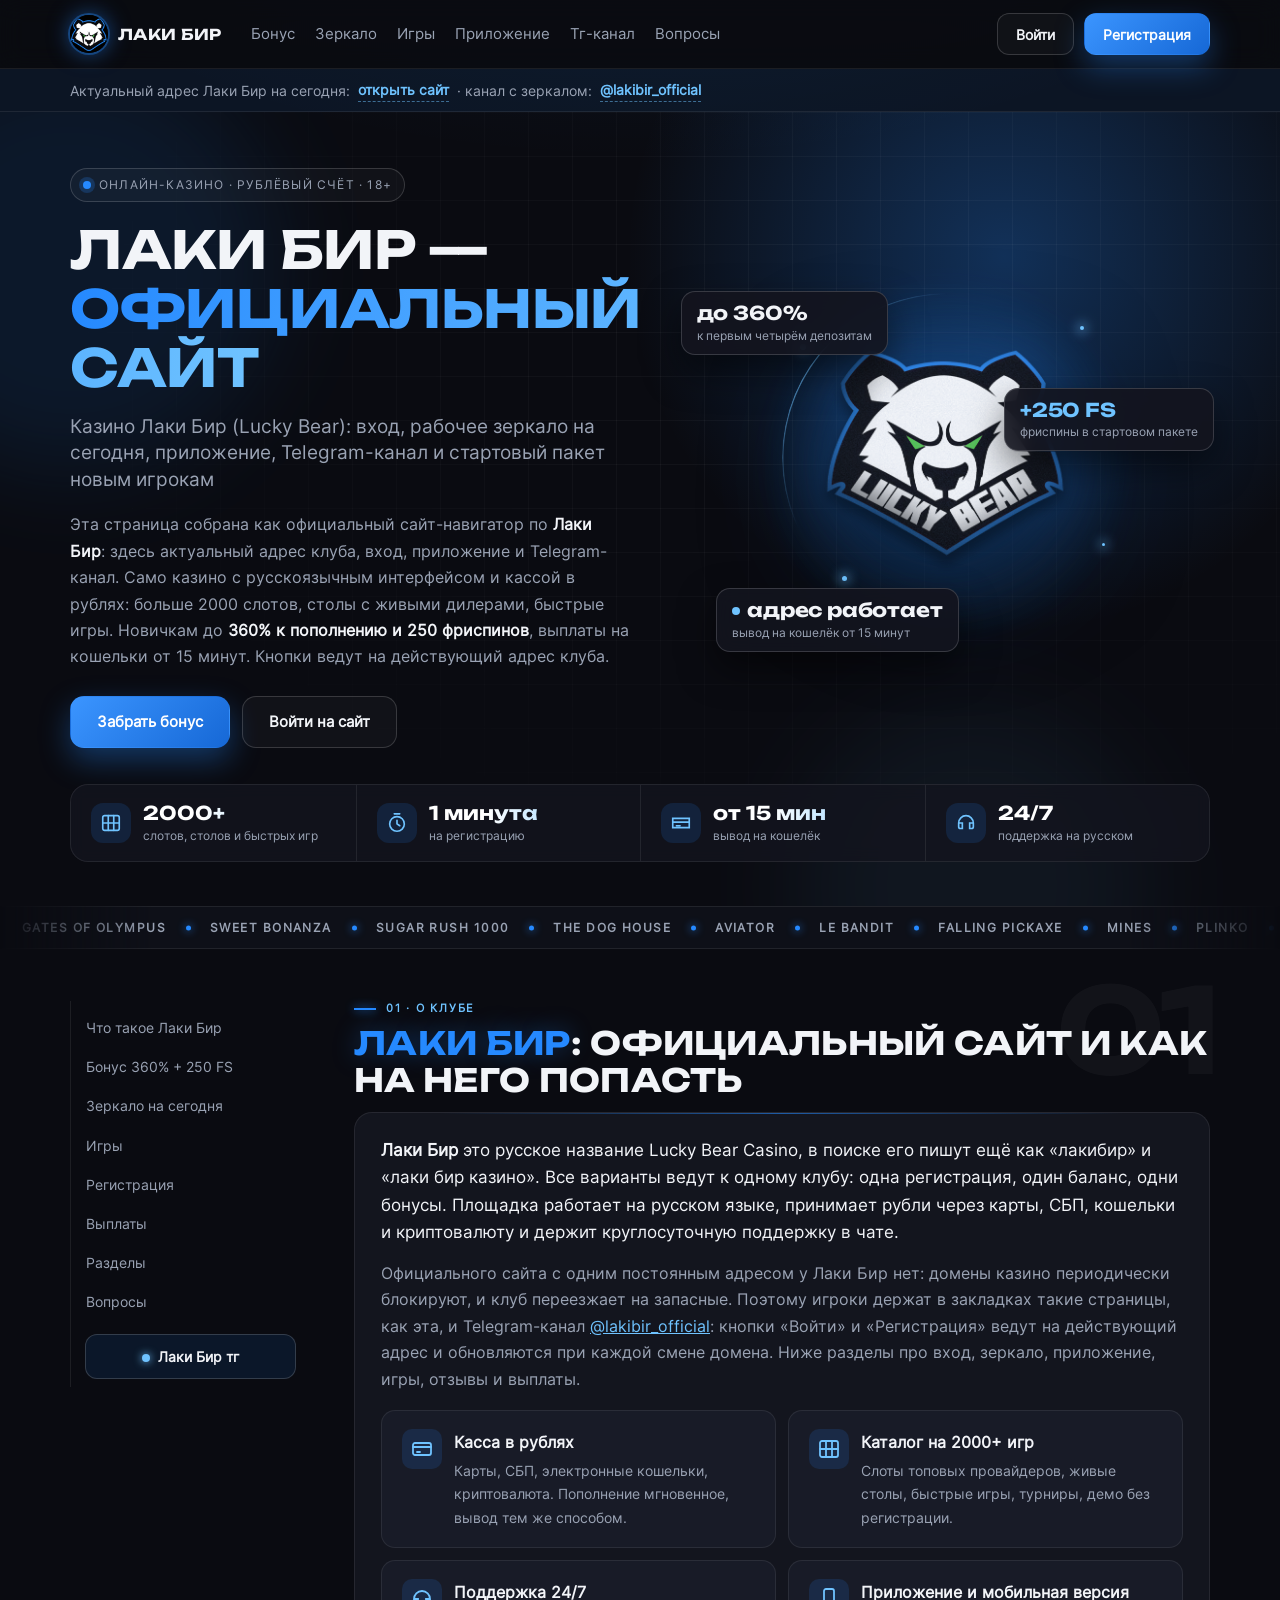
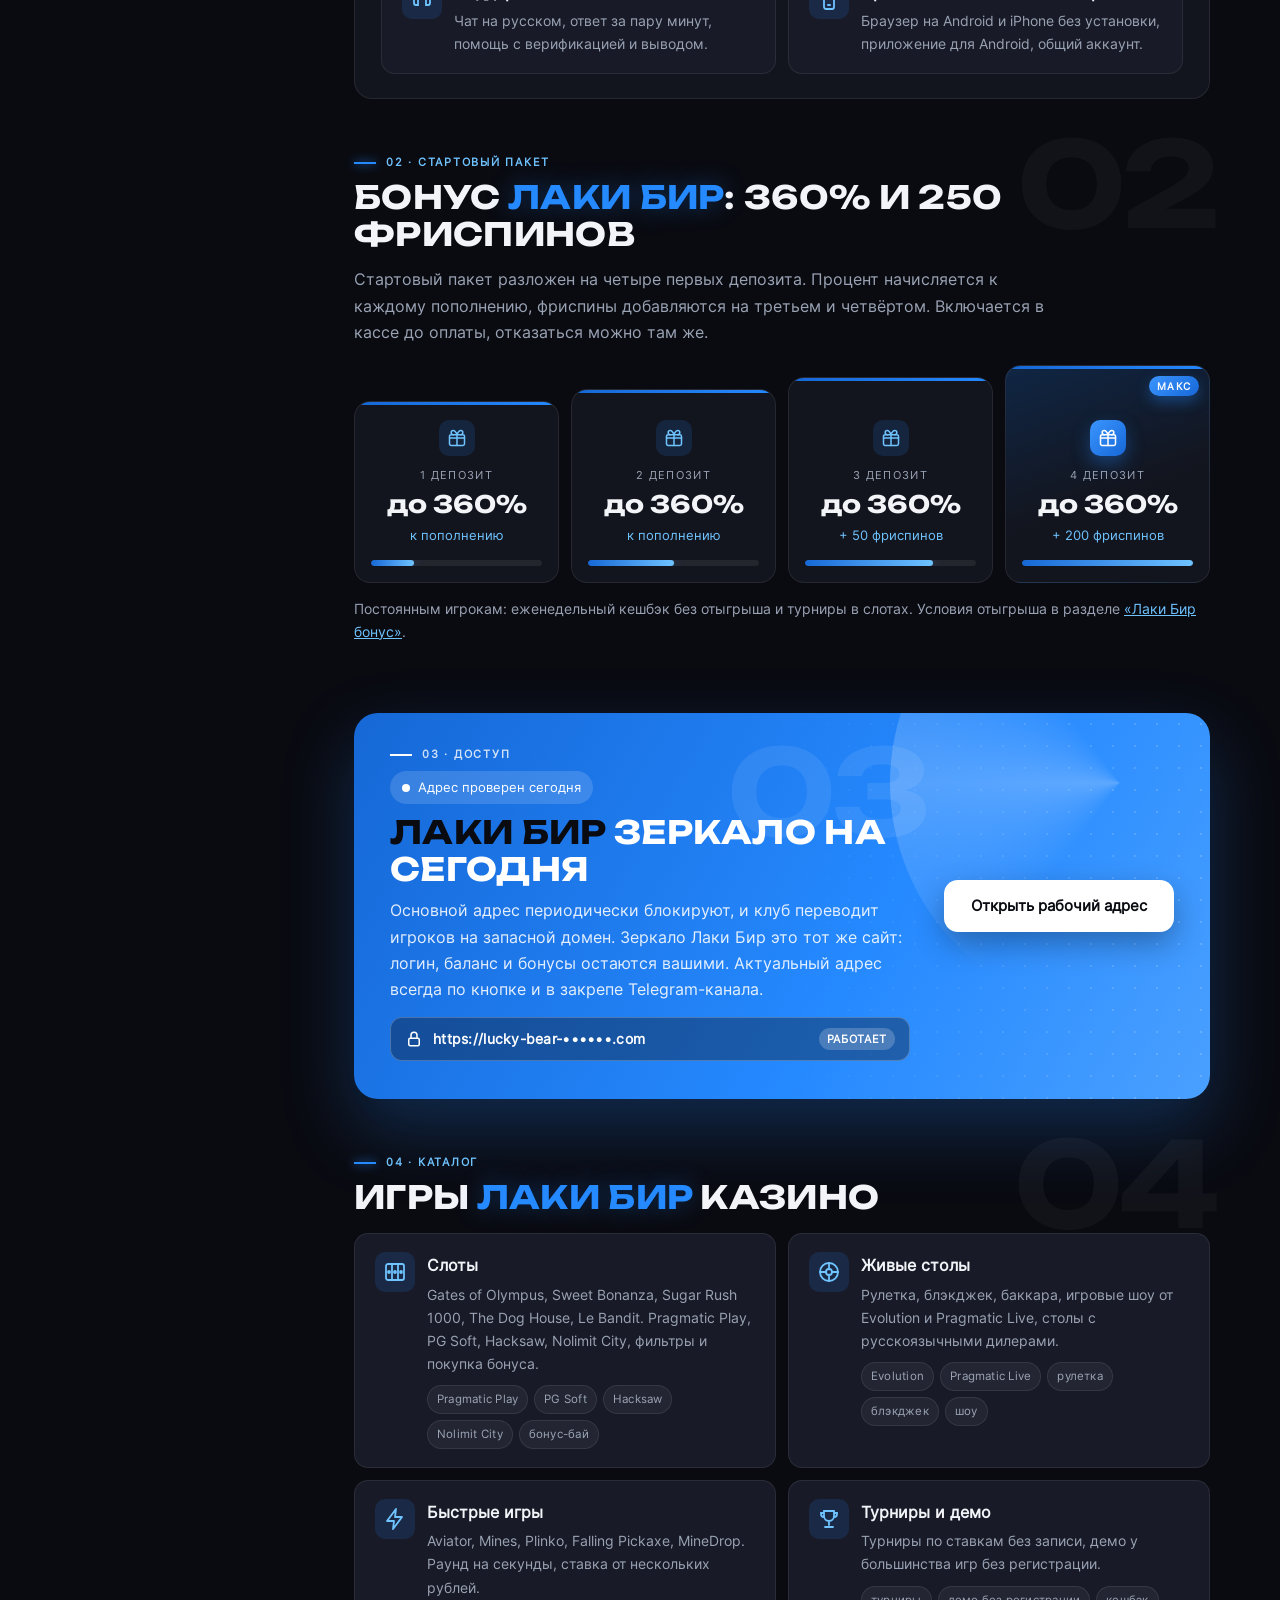
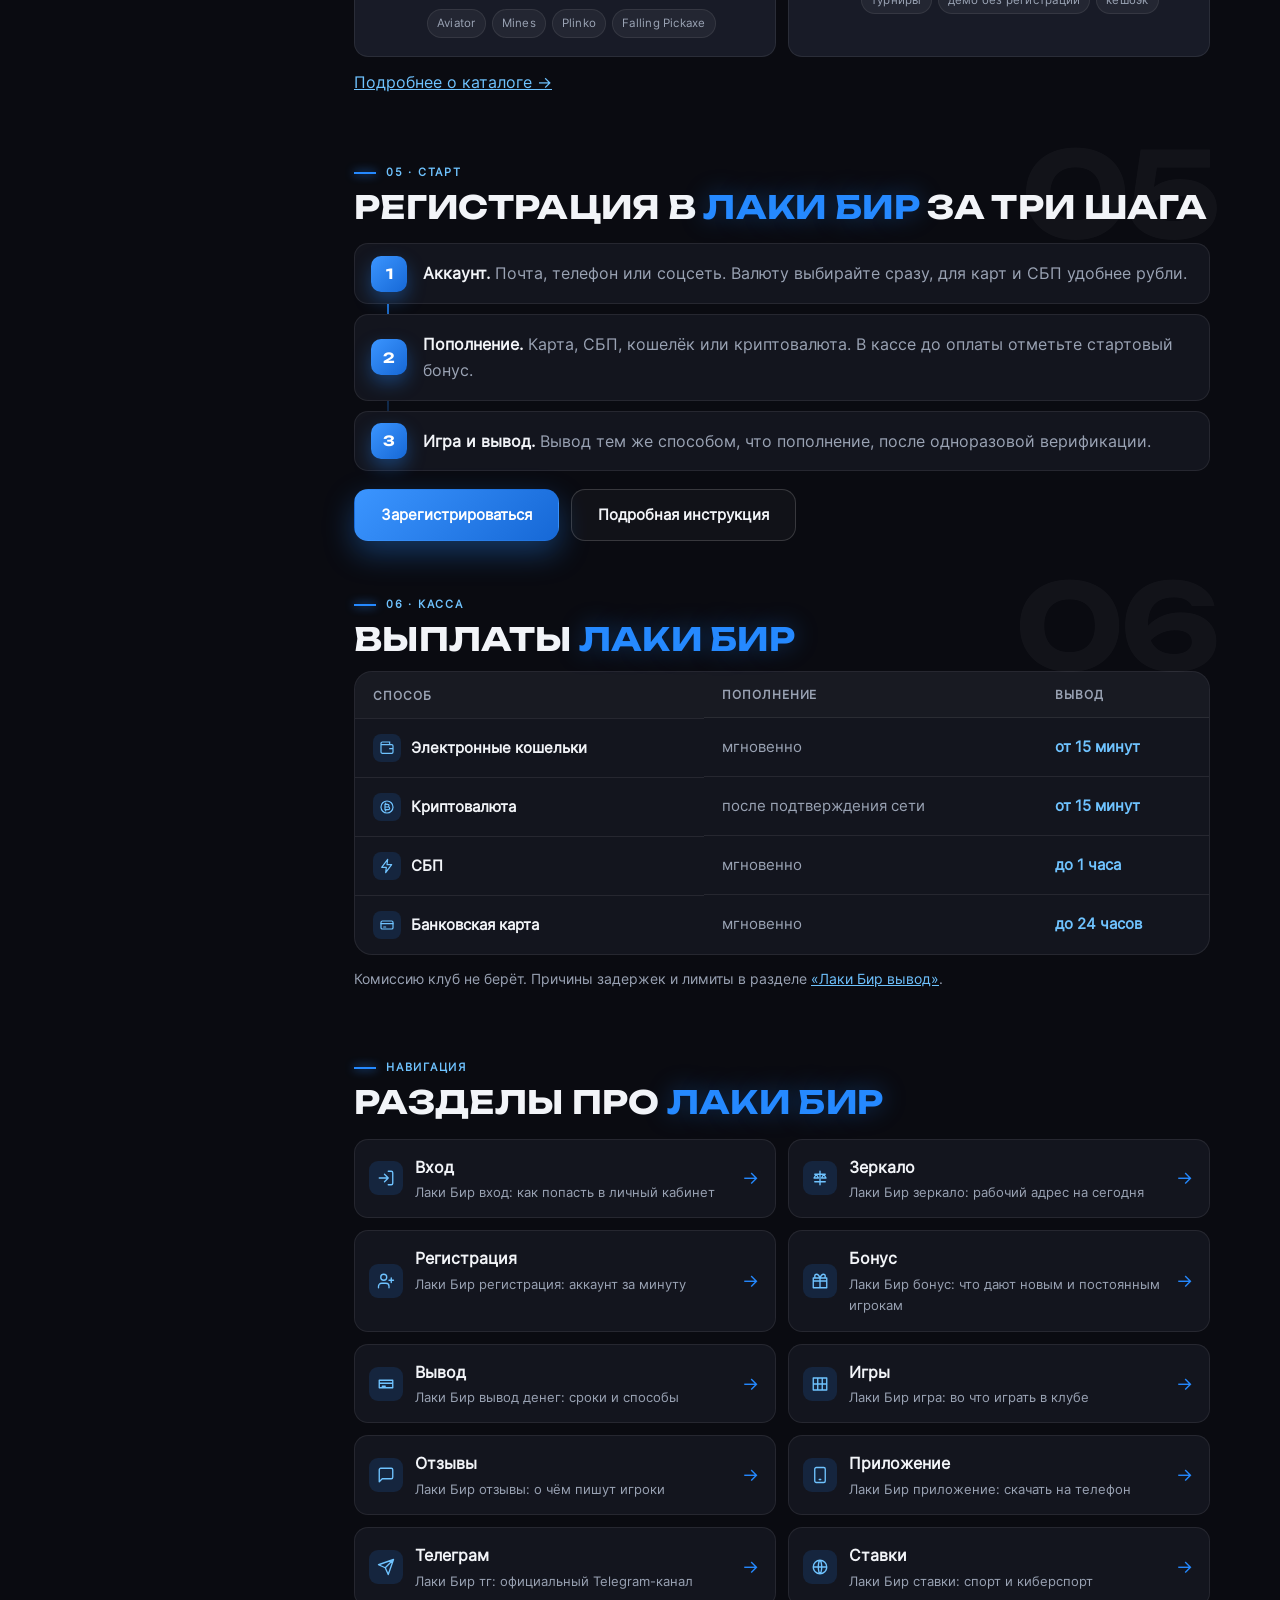
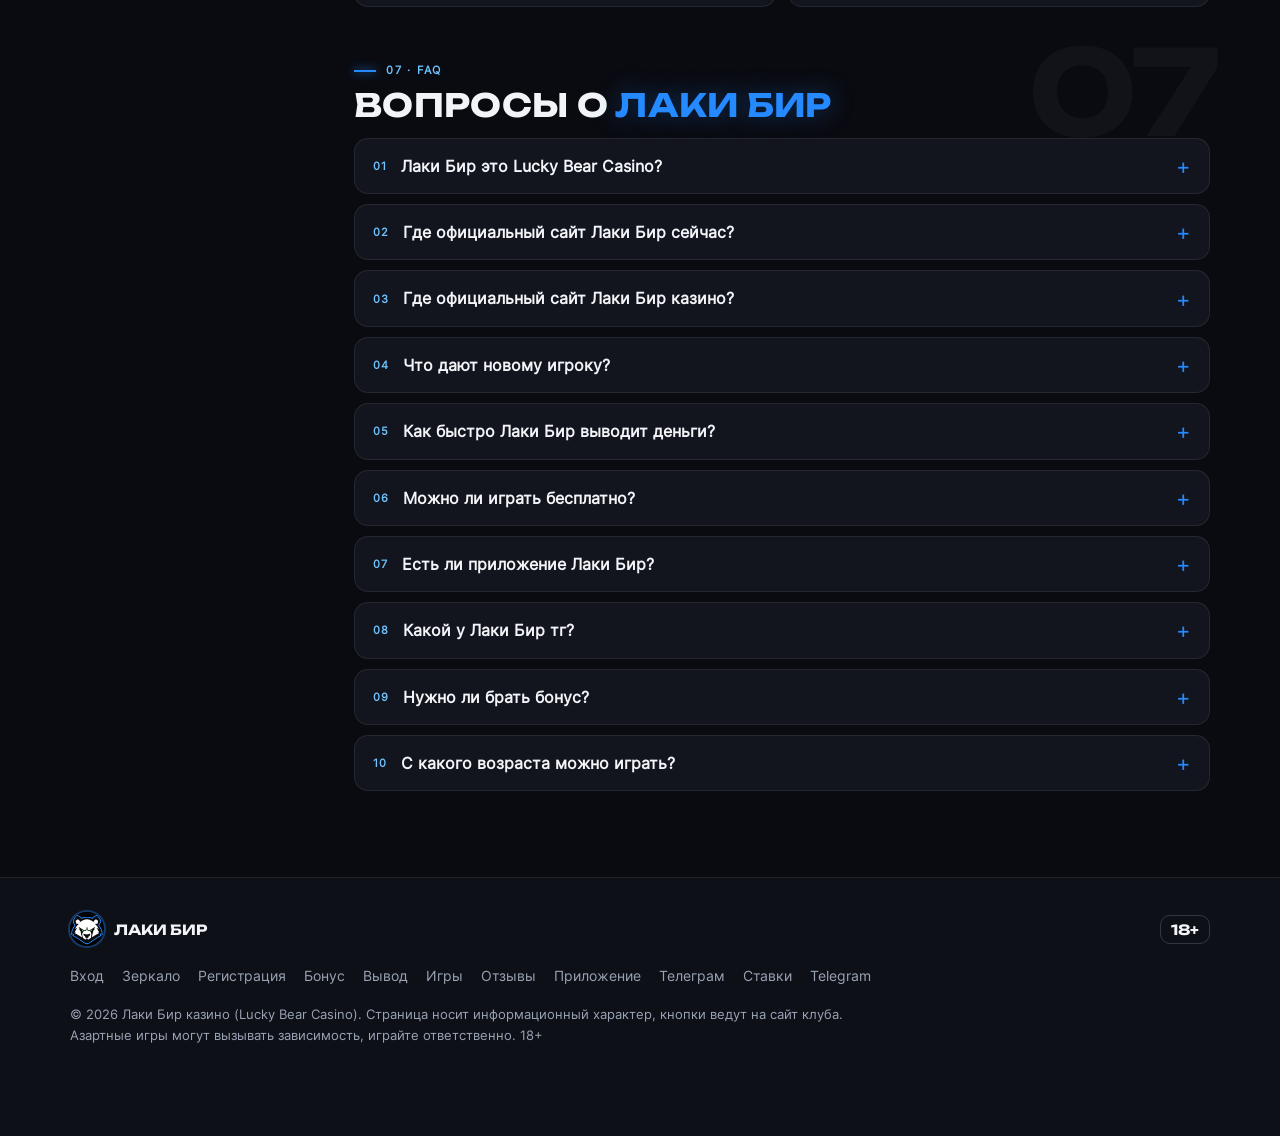
<file: index.html>
<!DOCTYPE html>
<html lang="ru">
<head>
<meta charset="utf-8">
<meta name="viewport" content="width=device-width, initial-scale=1">
<title>Лаки Бир — официальный сайт казино Лаки Бир: вход, зеркало, приложение, тг и бонус 360%</title>
<meta name="description" content="Лаки Бир — официальный сайт казино Lucky Bear: вход, рабочее зеркало на сегодня, приложение на телефон, Telegram-канал, стартовый пакет до 360% и 250 фриспинов, 2000+ игр, выплаты в рублях от 15 минут. 18+.">
<meta name="keywords" content="лаки бир, лаки бир официальный, лаки бир сайт, лаки бир официальный сайт, лаки бир казино, лаки бир вход, лаки бир зеркало, лаки бир приложение, лаки бир тг, лаки бир игра, лаки бир отзывы, лакибир, lucky bear casino">
<meta name="robots" content="index, follow, max-image-preview:large, max-snippet:-1">
<link rel="canonical" href="https://lakibir.moscow/">
<link rel="icon" href="assets/favicon.png" type="image/png">
<meta name="theme-color" content="#0a0b11">
<meta name="yandex-verification" content="bf9dff657225de05">
<!-- Yandex.Metrika counter --><script type="text/javascript">(function(m,e,t,r,i,k,a){m[i]=m[i]||function(){(m[i].a=m[i].a||[]).push(arguments)};m[i].l=1*new Date();for(var j=0;j<document.scripts.length;j++){if(document.scripts[j].src===r){return;}}k=e.createElement(t),a=e.getElementsByTagName(t)[0],k.async=1,k.src=r,a.parentNode.insertBefore(k,a)})(window,document,"script","https://mc.yandex.ru/metrika/tag.js?id=113813241","ym");ym(113813241,"init",{ssr:true,webvisor:false,clickmap:true,ecommerce:"dataLayer",accurateTrackBounce:true,trackLinks:true});</script><noscript><div><img src="https://mc.yandex.ru/watch/113813241" style="position:absolute;left:-9999px;" alt=""></div></noscript><!-- /Yandex.Metrika counter -->
<meta property="og:type" content="website"><meta property="og:locale" content="ru_RU"><meta property="og:site_name" content="Лаки Бир казино">
<meta property="og:title" content="Лаки Бир — официальный сайт казино Лаки Бир: вход, зеркало, приложение, тг и бонус 360%"><meta property="og:description" content="Лаки Бир — официальный сайт казино Lucky Bear: вход, рабочее зеркало на сегодня, приложение на телефон, Telegram-канал, стартовый пакет до 360% и 250 фриспинов, 2000+ игр, выплаты в рублях от 15 минут. 18+."><meta property="og:url" content="https://lakibir.moscow/"><meta property="og:image" content="https://lakibir.moscow/assets/logo.png">
<link rel="preconnect" href="https://fonts.googleapis.com"><link rel="preconnect" href="https://fonts.gstatic.com" crossorigin><link rel="stylesheet" href="https://fonts.googleapis.com/css2?family=Unbounded:wght@600;700&display=swap">
<link rel="stylesheet" href="css/site.css?v=8">
<script type="application/ld+json">
{
 "@context": "https://schema.org",
 "@graph": [
  {
   "@type": "Organization",
   "@id": "https://lakibir.moscow/#org",
   "name": "Лаки Бир казино",
   "alternateName": [
    "Лаки Бир",
    "лакибир",
    "Lucky Bear Casino",
    "Lucky Bear"
   ],
   "url": "https://lakibir.moscow/",
   "logo": "https://lakibir.moscow/assets/logo.png",
   "sameAs": [
    "https://t.me/lakibir_official"
   ]
  },
  {
   "@type": "WebSite",
   "@id": "https://lakibir.moscow/#website",
   "url": "https://lakibir.moscow/",
   "name": "Лаки Бир — официальный сайт",
   "inLanguage": "ru-RU",
   "publisher": {
    "@id": "https://lakibir.moscow/#org"
   }
  },
  {
   "@type": "FAQPage",
   "@id": "https://lakibir.moscow/#faq",
   "mainEntity": [
    {
     "@type": "Question",
     "name": "Лаки Бир это Lucky Bear Casino?",
     "acceptedAnswer": {
      "@type": "Answer",
      "text": "Да. «Лаки Бир» это русское написание названия Lucky Bear Casino, в поиске встречается и «лакибир». Сайт, аккаунт и бонусы одни."
     }
    },
    {
     "@type": "Question",
     "name": "Где официальный сайт Лаки Бир сейчас?",
     "acceptedAnswer": {
      "@type": "Answer",
      "text": "Адрес меняется, действующий всегда по кнопкам на этой странице и в закрепе Telegram-канала."
     }
    },
    {
     "@type": "Question",
     "name": "Где официальный сайт Лаки Бир казино?",
     "acceptedAnswer": {
      "@type": "Answer",
      "text": "Кнопки «Войти» и «Регистрация» на этой странице ведут на действующий адрес. При блокировке основного домена откроется зеркало с тем же кабинетом."
     }
    },
    {
     "@type": "Question",
     "name": "Что дают новому игроку?",
     "acceptedAnswer": {
      "@type": "Answer",
      "text": "Стартовый пакет до 360% к пополнению и 250 фриспинов, разложенный на четыре первых депозита."
     }
    },
    {
     "@type": "Question",
     "name": "Как быстро Лаки Бир выводит деньги?",
     "acceptedAnswer": {
      "@type": "Answer",
      "text": "На кошельки и криптовалюту от 15 минут, СБП до часа, карта до суток, после одноразовой верификации."
     }
    },
    {
     "@type": "Question",
     "name": "Можно ли играть бесплатно?",
     "acceptedAnswer": {
      "@type": "Answer",
      "text": "Да, у большинства слотов и быстрых игр есть демо без регистрации."
     }
    },
    {
     "@type": "Question",
     "name": "Есть ли приложение Лаки Бир?",
     "acceptedAnswer": {
      "@type": "Answer",
      "text": "Да, для Android в виде apk с сайта клуба, на iPhone работает ярлык из Safari. Мобильная версия в браузере тоже полная."
     }
    },
    {
     "@type": "Question",
     "name": "Какой у Лаки Бир тг?",
     "acceptedAnswer": {
      "@type": "Answer",
      "text": "Официальный канал @lakibir_official: рабочее зеркало в закрепе, бонусы и новости."
     }
    },
    {
     "@type": "Question",
     "name": "Нужно ли брать бонус?",
     "acceptedAnswer": {
      "@type": "Answer",
      "text": "Нет, от пакета можно отказаться в кассе до оплаты."
     }
    },
    {
     "@type": "Question",
     "name": "С какого возраста можно играть?",
     "acceptedAnswer": {
      "@type": "Answer",
      "text": "С 18 лет, один аккаунт на человека."
     }
    }
   ]
  }
 ]
}
</script>
</head>
<body>
<header class="top"><div class="wrap"><a class="brand" href="./" title="Лаки Бир казино"><img src="assets/bear.png" alt="Лаки Бир" width="36" height="36">Лаки Бир</a><nav><a href="#bonus">Бонус</a><a href="#zerkalo">Зеркало</a><a href="#igry">Игры</a><a href="prilozhenie/">Приложение</a><a href="tg/">Тг-канал</a><a href="#faq">Вопросы</a></nav><div class="acts"><a class="btn btn-o btn-s" href="https://fungame555.store/7in6M8" target="_blank" rel="sponsored noopener" title="Вход в Лаки Бир">Войти</a><a class="btn btn-g btn-s" href="https://fungame555.store/7in6M8" target="_blank" rel="sponsored noopener" title="Регистрация в Лаки Бир">Регистрация</a></div></div></header><div class="bar"><div class="wrap"><span>Актуальный адрес Лаки Бир на сегодня:</span><a href="https://fungame555.store/7in6M8" target="_blank" rel="sponsored noopener">открыть сайт</a><span>· канал с зеркалом:</span><a href="https://t.me/lakibir_official" target="_blank" rel="noopener">@lakibir_official</a></div></div>
<main>
<section class="hero">
  <div class="blob b1"></div><div class="blob b2"></div>
  <div class="wrap">
    <div>
      <p class="eyebrow">Онлайн-казино · рублёвый счёт · 18+</p>
      <h1>Лаки Бир — <span class="grad">официальный сайт</span><small>Казино Лаки Бир (Lucky Bear): вход, рабочее зеркало на сегодня, приложение, Telegram-канал и стартовый пакет новым игрокам</small></h1>
      <p class="lead">Эта страница собрана как официальный сайт-навигатор по <strong>Лаки Бир</strong>: здесь актуальный адрес клуба, вход, приложение и Telegram-канал. Само казино с русскоязычным интерфейсом и кассой в рублях: больше 2000 слотов, столы с живыми дилерами, быстрые игры. Новичкам до <strong>360% к пополнению и 250 фриспинов</strong>, выплаты на кошельки от 15 минут. Кнопки ведут на действующий адрес клуба.</p>
      <div class="row"><a class="btn btn-g" href="https://fungame555.store/7in6M8" target="_blank" rel="sponsored noopener">Забрать бонус</a><a class="btn btn-o" href="https://fungame555.store/7in6M8" target="_blank" rel="sponsored noopener">Войти на сайт</a></div>
    </div>
    <div class="hero__art">
      <img src="assets/logo.png" alt="Лаки Бир казино — логотип Lucky Bear" width="768" height="724">
      <div class="chip c1"><b>до 360%</b>к первым четырём депозитам</div>
      <div class="chip c2"><b>+250 FS</b>фриспины в стартовом пакете</div>
      <div class="chip c3"><b><span class="pulse"></span>адрес работает</b>вывод на кошелёк от 15 минут</div>
      <i class="spark s1"></i><i class="spark s2"></i><i class="spark s3"></i><i class="spark s4"></i>
    </div>
  </div>
  <div class="wrap">
    <div class="facts">
      <div><svg viewBox="0 0 24 24" fill="none" stroke="currentColor" stroke-width="1.8" stroke-linecap="round"><rect x="3" y="4" width="18" height="16" rx="2"/><path d="M9 4v16M15 4v16M3 12h18"/></svg><div><b>2000+</b><span>слотов, столов и быстрых игр</span></div></div>
      <div><svg viewBox="0 0 24 24" fill="none" stroke="currentColor" stroke-width="1.8" stroke-linecap="round"><circle cx="12" cy="13" r="8"/><path d="M12 9v4l3 2M9 2h6"/></svg><div><b>1 минута</b><span>на регистрацию</span></div></div>
      <div><svg viewBox="0 0 24 24" fill="none" stroke="currentColor" stroke-width="1.8" stroke-linecap="round"><path d="M3 7h18v10H3zM3 11h18M7 15h4"/></svg><div><b>от 15 мин</b><span>вывод на кошелёк</span></div></div>
      <div><svg viewBox="0 0 24 24" fill="none" stroke="currentColor" stroke-width="1.8" stroke-linecap="round"><path d="M4 12a8 8 0 0116 0v4a2 2 0 01-2 2h-2v-6h4M4 12v4a2 2 0 002 2h2v-6H4"/></svg><div><b>24/7</b><span>поддержка на русском</span></div></div>
    </div>
  </div>
</section>
<div class="ticker" aria-hidden="true"><div class="ticker__track"><span>Gates of Olympus</span><span>Sweet Bonanza</span><span>Sugar Rush 1000</span><span>The Dog House</span><span>Aviator</span><span>Le Bandit</span><span>Falling Pickaxe</span><span>Mines</span><span>Plinko</span><span>Live-рулетка</span><span>Блэкджек</span><span>MineDrop</span><span>Zeus vs Hades</span><span>Gates of Olympus</span><span>Sweet Bonanza</span><span>Sugar Rush 1000</span><span>The Dog House</span><span>Aviator</span><span>Le Bandit</span><span>Falling Pickaxe</span><span>Mines</span><span>Plinko</span><span>Live-рулетка</span><span>Блэкджек</span><span>MineDrop</span><span>Zeus vs Hades</span></div></div>

<div class="wrap layout">
<aside class="toc"><a href="#about">Что такое Лаки Бир</a><a href="#bonus">Бонус 360% + 250 FS</a><a href="#zerkalo">Зеркало на сегодня</a><a href="#igry">Игры</a><a href="#start">Регистрация</a><a href="#pay">Выплаты</a><a href="#razdely">Разделы</a><a href="#faq">Вопросы</a><a class="tg" href="https://t.me/lakibir_official" target="_blank" rel="noopener">Лаки Бир тг</a></aside>
<div>
<section id="about">
  <span class="num" data-n="01">01 · О клубе</span><h2><em>Лаки Бир</em>: официальный сайт и как на него попасть</h2>
  <div class="card">
    <p><strong>Лаки Бир</strong> это русское название Lucky Bear Casino, в поиске его пишут ещё как «лакибир» и «лаки бир казино». Все варианты ведут к одному клубу: одна регистрация, один баланс, одни бонусы. Площадка работает на русском языке, принимает рубли через карты, СБП, кошельки и криптовалюту и держит круглосуточную поддержку в чате.</p>
    <p>Официального сайта с одним постоянным адресом у Лаки Бир нет: домены казино периодически блокируют, и клуб переезжает на запасные. Поэтому игроки держат в закладках такие страницы, как эта, и Telegram-канал <a href="https://t.me/lakibir_official" target="_blank" rel="noopener">@lakibir_official</a>: кнопки «Войти» и «Регистрация» ведут на действующий адрес и обновляются при каждой смене домена. Ниже разделы про вход, зеркало, приложение, игры, отзывы и выплаты.</p>
    <div class="grid2">
      <div class="tile"><svg viewBox="0 0 24 24" fill="none" stroke="currentColor" stroke-width="1.8" stroke-linecap="round"><rect x="3" y="6" width="18" height="12" rx="2"/><path d="M3 10h18M7 15h3"/></svg><div><b>Касса в рублях</b><p>Карты, СБП, электронные кошельки, криптовалюта. Пополнение мгновенное, вывод тем же способом.</p></div></div>
      <div class="tile"><svg viewBox="0 0 24 24" fill="none" stroke="currentColor" stroke-width="1.8" stroke-linecap="round"><rect x="3" y="4" width="18" height="16" rx="2"/><path d="M9 4v16M15 4v16M3 12h18"/></svg><div><b>Каталог на 2000+ игр</b><p>Слоты топовых провайдеров, живые столы, быстрые игры, турниры, демо без регистрации.</p></div></div>
      <div class="tile"><svg viewBox="0 0 24 24" fill="none" stroke="currentColor" stroke-width="1.8" stroke-linecap="round"><path d="M4 12a8 8 0 0116 0v4a2 2 0 01-2 2h-2v-6h4M4 12v4a2 2 0 002 2h2v-6H4"/></svg><div><b>Поддержка 24/7</b><p>Чат на русском, ответ за пару минут, помощь с верификацией и выводом.</p></div></div>
      <div class="tile"><svg viewBox="0 0 24 24" fill="none" stroke="currentColor" stroke-width="1.8" stroke-linecap="round"><rect x="7" y="2" width="10" height="20" rx="2"/><path d="M11 18h2"/></svg><div><b>Приложение и мобильная версия</b><p>Браузер на Android и iPhone без установки, приложение для Android, общий аккаунт.</p></div></div>
    </div>
  </div>
</section>

<section id="bonus">
  <span class="num" data-n="02">02 · Стартовый пакет</span><h2>Бонус <em>Лаки Бир</em>: 360% и 250 фриспинов</h2>
  <p>Стартовый пакет разложен на четыре первых депозита. Процент начисляется к каждому пополнению, фриспины добавляются на третьем и четвёртом. Включается в кассе до оплаты, отказаться можно там же.</p>
  <div class="ladder">
    <div><div class="gift"><svg viewBox="0 0 24 24" fill="none" stroke="currentColor" stroke-width="1.8" stroke-linecap="round"><rect x="3" y="8" width="18" height="13" rx="2"/><path d="M3 12h18M12 8v13M7.5 8a2.5 2.5 0 110-5C10 3 12 8 12 8s2-5 4.5-5a2.5 2.5 0 110 5"/></svg></div><small>1 депозит</small><b>до 360%</b><span>к пополнению</span><div class="prog"><i style="--w:25%"></i></div></div>
    <div><div class="gift"><svg viewBox="0 0 24 24" fill="none" stroke="currentColor" stroke-width="1.8" stroke-linecap="round"><rect x="3" y="8" width="18" height="13" rx="2"/><path d="M3 12h18M12 8v13M7.5 8a2.5 2.5 0 110-5C10 3 12 8 12 8s2-5 4.5-5a2.5 2.5 0 110 5"/></svg></div><small>2 депозит</small><b>до 360%</b><span>к пополнению</span><div class="prog"><i style="--w:50%"></i></div></div>
    <div><div class="gift"><svg viewBox="0 0 24 24" fill="none" stroke="currentColor" stroke-width="1.8" stroke-linecap="round"><rect x="3" y="8" width="18" height="13" rx="2"/><path d="M3 12h18M12 8v13M7.5 8a2.5 2.5 0 110-5C10 3 12 8 12 8s2-5 4.5-5a2.5 2.5 0 110 5"/></svg></div><small>3 депозит</small><b>до 360%</b><span>+ 50 фриспинов</span><div class="prog"><i style="--w:75%"></i></div></div>
    <div><div class="gift"><svg viewBox="0 0 24 24" fill="none" stroke="currentColor" stroke-width="1.8" stroke-linecap="round"><rect x="3" y="8" width="18" height="13" rx="2"/><path d="M3 12h18M12 8v13M7.5 8a2.5 2.5 0 110-5C10 3 12 8 12 8s2-5 4.5-5a2.5 2.5 0 110 5"/></svg></div><small>4 депозит</small><b>до 360%</b><span>+ 200 фриспинов</span><div class="prog"><i style="--w:100%"></i></div></div>
  </div>
  <p style="margin-top:14px;font-size:14px;color:var(--mut)">Постоянным игрокам: еженедельный кешбэк без отыгрыша и турниры в слотах. Условия отыгрыша в разделе <a href="bonus/" title="Лаки Бир бонус">«Лаки Бир бонус»</a>.</p>
</section>

<section id="zerkalo">
  <div class="mirror">
    <div>
      <span class="num" data-n="03">03 · Доступ</span>
      <span class="status"><i></i>Адрес проверен сегодня</span><h2><em>Лаки Бир</em> зеркало на сегодня</h2>
      <p>Основной адрес периодически блокируют, и клуб переводит игроков на запасной домен. Зеркало Лаки Бир это тот же сайт: логин, баланс и бонусы остаются вашими. Актуальный адрес всегда по кнопке и в закрепе Telegram-канала.</p>
      <div class="addr"><svg class="lock" viewBox="0 0 24 24" fill="none" stroke="currentColor" stroke-width="2" stroke-linecap="round"><rect x="5" y="11" width="14" height="10" rx="2"/><path d="M8 11V7a4 4 0 018 0v4"/></svg><span class="url">https://lucky-bear-••••••.com</span><span class="ok">работает</span></div>
    </div>
    <a class="btn" href="https://fungame555.store/7in6M8" target="_blank" rel="sponsored noopener">Открыть рабочий адрес</a>
  </div>
</section>

<section id="igry">
  <span class="num" data-n="04">04 · Каталог</span><h2>Игры <em>Лаки Бир</em> казино</h2>
  <div class="grid2">
      <div class="tile"><svg viewBox="0 0 24 24" fill="none" stroke="currentColor" stroke-width="1.8" stroke-linecap="round"><rect x="3" y="4" width="18" height="16" rx="2"/><path d="M9 4v16M15 4v16"/><circle cx="6" cy="12" r="1"/><circle cx="12" cy="12" r="1"/><circle cx="18" cy="12" r="1"/></svg><div><b>Слоты</b><p>Gates of Olympus, Sweet Bonanza, Sugar Rush 1000, The Dog House, Le Bandit. Pragmatic Play, PG Soft, Hacksaw, Nolimit City, фильтры и покупка бонуса.</p><div class="tags"><span>Pragmatic Play</span><span>PG Soft</span><span>Hacksaw</span><span>Nolimit City</span><span>бонус-бай</span></div></div></div>
      <div class="tile"><svg viewBox="0 0 24 24" fill="none" stroke="currentColor" stroke-width="1.8" stroke-linecap="round"><circle cx="12" cy="12" r="9"/><circle cx="12" cy="12" r="3"/><path d="M12 3v6M12 15v6M3 12h6M15 12h6"/></svg><div><b>Живые столы</b><p>Рулетка, блэкджек, баккара, игровые шоу от Evolution и Pragmatic Live, столы с русскоязычными дилерами.</p><div class="tags"><span>Evolution</span><span>Pragmatic Live</span><span>рулетка</span><span>блэкджек</span><span>шоу</span></div></div></div>
      <div class="tile"><svg viewBox="0 0 24 24" fill="none" stroke="currentColor" stroke-width="1.8" stroke-linecap="round" stroke-linejoin="round"><path d="M13 2L4 14h7l-1 8 9-12h-7l1-8z"/></svg><div><b>Быстрые игры</b><p>Aviator, Mines, Plinko, Falling Pickaxe, MineDrop. Раунд на секунды, ставка от нескольких рублей.</p><div class="tags"><span>Aviator</span><span>Mines</span><span>Plinko</span><span>Falling Pickaxe</span></div></div></div>
      <div class="tile"><svg viewBox="0 0 24 24" fill="none" stroke="currentColor" stroke-width="1.8" stroke-linecap="round"><path d="M7 4h10v5a5 5 0 01-10 0V4zM7 6H4v1a3 3 0 003 3M17 6h3v1a3 3 0 01-3 3M12 14v4M8 20h8"/></svg><div><b>Турниры и демо</b><p>Турниры по ставкам без записи, демо у большинства игр без регистрации.</p><div class="tags"><span>турниры</span><span>демо без регистрации</span><span>кешбэк</span></div></div></div>
  </div>
  <p style="margin-top:12px"><a href="igry/" title="Лаки Бир игры">Подробнее о каталоге →</a></p>
</section>

<section id="start">
  <span class="num" data-n="05">05 · Старт</span><h2>Регистрация в <em>Лаки Бир</em> за три шага</h2>
  <ol class="steps">
    <li><strong>Аккаунт.</strong> Почта, телефон или соцсеть. Валюту выбирайте сразу, для карт и СБП удобнее рубли.</li>
    <li><strong>Пополнение.</strong> Карта, СБП, кошелёк или криптовалюта. В кассе до оплаты отметьте стартовый бонус.</li>
    <li><strong>Игра и вывод.</strong> Вывод тем же способом, что пополнение, после одноразовой верификации.</li>
  </ol>
  <div class="row" style="margin-top:18px"><a class="btn btn-g" href="https://fungame555.store/7in6M8" target="_blank" rel="sponsored noopener">Зарегистрироваться</a><a class="btn btn-o" href="registraciya/">Подробная инструкция</a></div>
</section>

<section id="pay">
  <span class="num" data-n="06">06 · Касса</span><h2>Выплаты <em>Лаки Бир</em></h2>
  <div class="tbl"><table class="pay">
    <thead><tr><th>Способ</th><th>Пополнение</th><th>Вывод</th></tr></thead>
    <tbody>
      <tr><td><svg viewBox="0 0 24 24" fill="none" stroke="currentColor" stroke-width="1.8" stroke-linecap="round"><path d="M3 7h16a2 2 0 012 2v9a2 2 0 01-2 2H5a2 2 0 01-2-2V7zM3 7V5a2 2 0 012-2h11v4M16 13h5"/></svg>Электронные кошельки</td><td>мгновенно</td><td>от 15 минут</td></tr>
      <tr><td><svg viewBox="0 0 24 24" fill="none" stroke="currentColor" stroke-width="1.8" stroke-linecap="round"><circle cx="12" cy="12" r="9"/><path d="M9 8h4a2 2 0 010 4H9zM9 12h5a2 2 0 010 4H9zM10 6v2M10 16v2"/></svg>Криптовалюта</td><td>после подтверждения сети</td><td>от 15 минут</td></tr>
      <tr><td><svg viewBox="0 0 24 24" fill="none" stroke="currentColor" stroke-width="1.8" stroke-linecap="round" stroke-linejoin="round"><path d="M13 2L4 14h7l-1 8 9-12h-7l1-8z"/></svg>СБП</td><td>мгновенно</td><td>до 1 часа</td></tr>
      <tr><td><svg viewBox="0 0 24 24" fill="none" stroke="currentColor" stroke-width="1.8" stroke-linecap="round"><rect x="3" y="6" width="18" height="12" rx="2"/><path d="M3 10h18M7 15h3"/></svg>Банковская карта</td><td>мгновенно</td><td>до 24 часов</td></tr>
    </tbody>
  </table></div>
  <p style="margin-top:12px;font-size:14px;color:var(--mut)">Комиссию клуб не берёт. Причины задержек и лимиты в разделе <a href="vyvod/" title="Лаки Бир вывод">«Лаки Бир вывод»</a>.</p>
</section>
<section id="razdely"><span class="num">Навигация</span><h2>Разделы про <em>Лаки Бир</em></h2><div class="hub"><a href="vhod/" title="Лаки Бир вход: как попасть в личный кабинет"><span class="ic"><svg viewBox="0 0 24 24" fill="none" stroke="currentColor" stroke-width="1.8" stroke-linecap="round" stroke-linejoin="round"><path d="M15 3h4a2 2 0 012 2v14a2 2 0 01-2 2h-4M10 17l5-5-5-5M15 12H3"/></svg></span><b>Вход</b><small>Лаки Бир вход: как попасть в личный кабинет</small></a><a href="zerkalo/" title="Лаки Бир зеркало: рабочий адрес на сегодня"><span class="ic"><svg viewBox="0 0 24 24" fill="none" stroke="currentColor" stroke-width="1.8" stroke-linecap="round" stroke-linejoin="round"><path d="M12 3v18M5 7h14M5 17h14M7 7l-3 5h6l-3-5zM17 7l-3 5h6l-3-5z"/></svg></span><b>Зеркало</b><small>Лаки Бир зеркало: рабочий адрес на сегодня</small></a><a href="registraciya/" title="Лаки Бир регистрация: аккаунт за минуту"><span class="ic"><svg viewBox="0 0 24 24" fill="none" stroke="currentColor" stroke-width="1.8" stroke-linecap="round" stroke-linejoin="round"><path d="M16 21v-2a4 4 0 00-4-4H6a4 4 0 00-4 4v2M9 11a4 4 0 100-8 4 4 0 000 8zM19 8v6M22 11h-6"/></svg></span><b>Регистрация</b><small>Лаки Бир регистрация: аккаунт за минуту</small></a><a href="bonus/" title="Лаки Бир бонус: что дают новым и постоянным игрокам"><span class="ic"><svg viewBox="0 0 24 24" fill="none" stroke="currentColor" stroke-width="1.8" stroke-linecap="round" stroke-linejoin="round"><path d="M3 8h18v13H3zM3 12h18M12 8v13M7.5 8a2.5 2.5 0 110-5C10 3 12 8 12 8s2-5 4.5-5a2.5 2.5 0 110 5"/></svg></span><b>Бонус</b><small>Лаки Бир бонус: что дают новым и постоянным игрокам</small></a><a href="vyvod/" title="Лаки Бир вывод денег: сроки и способы"><span class="ic"><svg viewBox="0 0 24 24" fill="none" stroke="currentColor" stroke-width="1.8" stroke-linecap="round" stroke-linejoin="round"><path d="M3 7h18v10H3zM3 11h18M7 15h4"/></svg></span><b>Вывод</b><small>Лаки Бир вывод денег: сроки и способы</small></a><a href="igry/" title="Лаки Бир игра: во что играть в клубе"><span class="ic"><svg viewBox="0 0 24 24" fill="none" stroke="currentColor" stroke-width="1.8" stroke-linecap="round" stroke-linejoin="round"><path d="M3 4h18v16H3zM9 4v16M15 4v16M3 12h18"/></svg></span><b>Игры</b><small>Лаки Бир игра: во что играть в клубе</small></a><a href="otzyvy/" title="Лаки Бир отзывы: о чём пишут игроки"><span class="ic"><svg viewBox="0 0 24 24" fill="none" stroke="currentColor" stroke-width="1.8" stroke-linecap="round" stroke-linejoin="round"><path d="M21 15a2 2 0 01-2 2H7l-4 4V5a2 2 0 012-2h14a2 2 0 012 2z"/></svg></span><b>Отзывы</b><small>Лаки Бир отзывы: о чём пишут игроки</small></a><a href="prilozhenie/" title="Лаки Бир приложение: скачать на телефон"><span class="ic"><svg viewBox="0 0 24 24" fill="none" stroke="currentColor" stroke-width="1.8" stroke-linecap="round" stroke-linejoin="round"><path d="M7 2h10a2 2 0 012 2v16a2 2 0 01-2 2H7a2 2 0 01-2-2V4a2 2 0 012-2zM11 18h2"/></svg></span><b>Приложение</b><small>Лаки Бир приложение: скачать на телефон</small></a><a href="tg/" title="Лаки Бир тг: официальный Telegram-канал"><span class="ic"><svg viewBox="0 0 24 24" fill="none" stroke="currentColor" stroke-width="1.8" stroke-linecap="round" stroke-linejoin="round"><path d="M22 2L11 13M22 2l-7 20-4-9-9-4 20-7z"/></svg></span><b>Телеграм</b><small>Лаки Бир тг: официальный Telegram-канал</small></a><a href="stavki/" title="Лаки Бир ставки: спорт и киберспорт"><span class="ic"><svg viewBox="0 0 24 24" fill="none" stroke="currentColor" stroke-width="1.8" stroke-linecap="round" stroke-linejoin="round"><path d="M12 3a9 9 0 100 18 9 9 0 000-18zM12 3c3 3 3 15 0 18M12 3c-3 3-3 15 0 18M3 12h18"/></svg></span><b>Ставки</b><small>Лаки Бир ставки: спорт и киберспорт</small></a></div></section>
<section class="faq" id="faq">
  <span class="num" data-n="07">07 · FAQ</span><h2>Вопросы о <em>Лаки Бир</em></h2>
  <details><summary>Лаки Бир это Lucky Bear Casino?</summary><p>Да. «Лаки Бир» это русское написание названия Lucky Bear Casino, в поиске встречается и «лакибир». Сайт, аккаунт и бонусы одни.</p></details><details><summary>Где официальный сайт Лаки Бир сейчас?</summary><p>Адрес меняется, действующий всегда по кнопкам на этой странице и в закрепе Telegram-канала.</p></details><details><summary>Где официальный сайт Лаки Бир казино?</summary><p>Кнопки «Войти» и «Регистрация» на этой странице ведут на действующий адрес. При блокировке основного домена откроется зеркало с тем же кабинетом.</p></details><details><summary>Что дают новому игроку?</summary><p>Стартовый пакет до 360% к пополнению и 250 фриспинов, разложенный на четыре первых депозита.</p></details><details><summary>Как быстро Лаки Бир выводит деньги?</summary><p>На кошельки и криптовалюту от 15 минут, СБП до часа, карта до суток, после одноразовой верификации.</p></details><details><summary>Можно ли играть бесплатно?</summary><p>Да, у большинства слотов и быстрых игр есть демо без регистрации.</p></details><details><summary>Есть ли приложение Лаки Бир?</summary><p>Да, для Android в виде apk с сайта клуба, на iPhone работает ярлык из Safari. Мобильная версия в браузере тоже полная.</p></details><details><summary>Какой у Лаки Бир тг?</summary><p>Официальный канал @lakibir_official: рабочее зеркало в закрепе, бонусы и новости.</p></details><details><summary>Нужно ли брать бонус?</summary><p>Нет, от пакета можно отказаться в кассе до оплаты.</p></details><details><summary>С какого возраста можно играть?</summary><p>С 18 лет, один аккаунт на человека.</p></details>
</section>
</div>
</div>
</main>
<footer><div class="wrap"><div class="fbrand"><img src="assets/bear.png" alt="Лаки Бир" width="34" height="34">Лаки Бир<span class="age">18+</span></div><nav><a href="vhod/" title="Лаки Бир вход: как попасть в личный кабинет">Вход</a><a href="zerkalo/" title="Лаки Бир зеркало: рабочий адрес на сегодня">Зеркало</a><a href="registraciya/" title="Лаки Бир регистрация: аккаунт за минуту">Регистрация</a><a href="bonus/" title="Лаки Бир бонус: что дают новым и постоянным игрокам">Бонус</a><a href="vyvod/" title="Лаки Бир вывод денег: сроки и способы">Вывод</a><a href="igry/" title="Лаки Бир игра: во что играть в клубе">Игры</a><a href="otzyvy/" title="Лаки Бир отзывы: о чём пишут игроки">Отзывы</a><a href="prilozhenie/" title="Лаки Бир приложение: скачать на телефон">Приложение</a><a href="tg/" title="Лаки Бир тг: официальный Telegram-канал">Телеграм</a><a href="stavki/" title="Лаки Бир ставки: спорт и киберспорт">Ставки</a><a href="https://t.me/lakibir_official" target="_blank" rel="noopener">Telegram</a></nav><p>© 2026 Лаки Бир казино (Lucky Bear Casino). Страница носит информационный характер, кнопки ведут на сайт клуба. Азартные игры могут вызывать зависимость, играйте ответственно. 18+</p></div></footer><div class="sticky"><span><b>До 360% + 250 FS</b>стартовый пакет Лаки Бир</span><a class="btn btn-g btn-s" href="https://fungame555.store/7in6M8" target="_blank" rel="sponsored noopener">Забрать</a></div>
<script>
(function(){
  var els=document.querySelectorAll('.card,.tile,.ladder>div,.steps li,.hub a,.faq details,.mirror,.pay');
  if('IntersectionObserver' in window && !matchMedia('(prefers-reduced-motion: reduce)').matches){
    els.forEach(function(e){e.classList.add('rv')});
    var io=new IntersectionObserver(function(en){en.forEach(function(x){if(x.isIntersecting){x.target.classList.add('in');io.unobserve(x.target)}})},{rootMargin:'0px 0px -8% 0px'});
    els.forEach(function(e){io.observe(e)});
    setTimeout(function(){els.forEach(function(e){e.classList.add('in')})},2500);
  }
  var top=document.querySelector('.top');
  addEventListener('scroll',function(){top.classList.toggle('scrolled',scrollY>40);top.style.setProperty('--p',Math.min(100,scrollY/Math.max(1,document.documentElement.scrollHeight-innerHeight)*100)+'%')},{passive:true});
})();
</script>
</body>
</html>
</file>
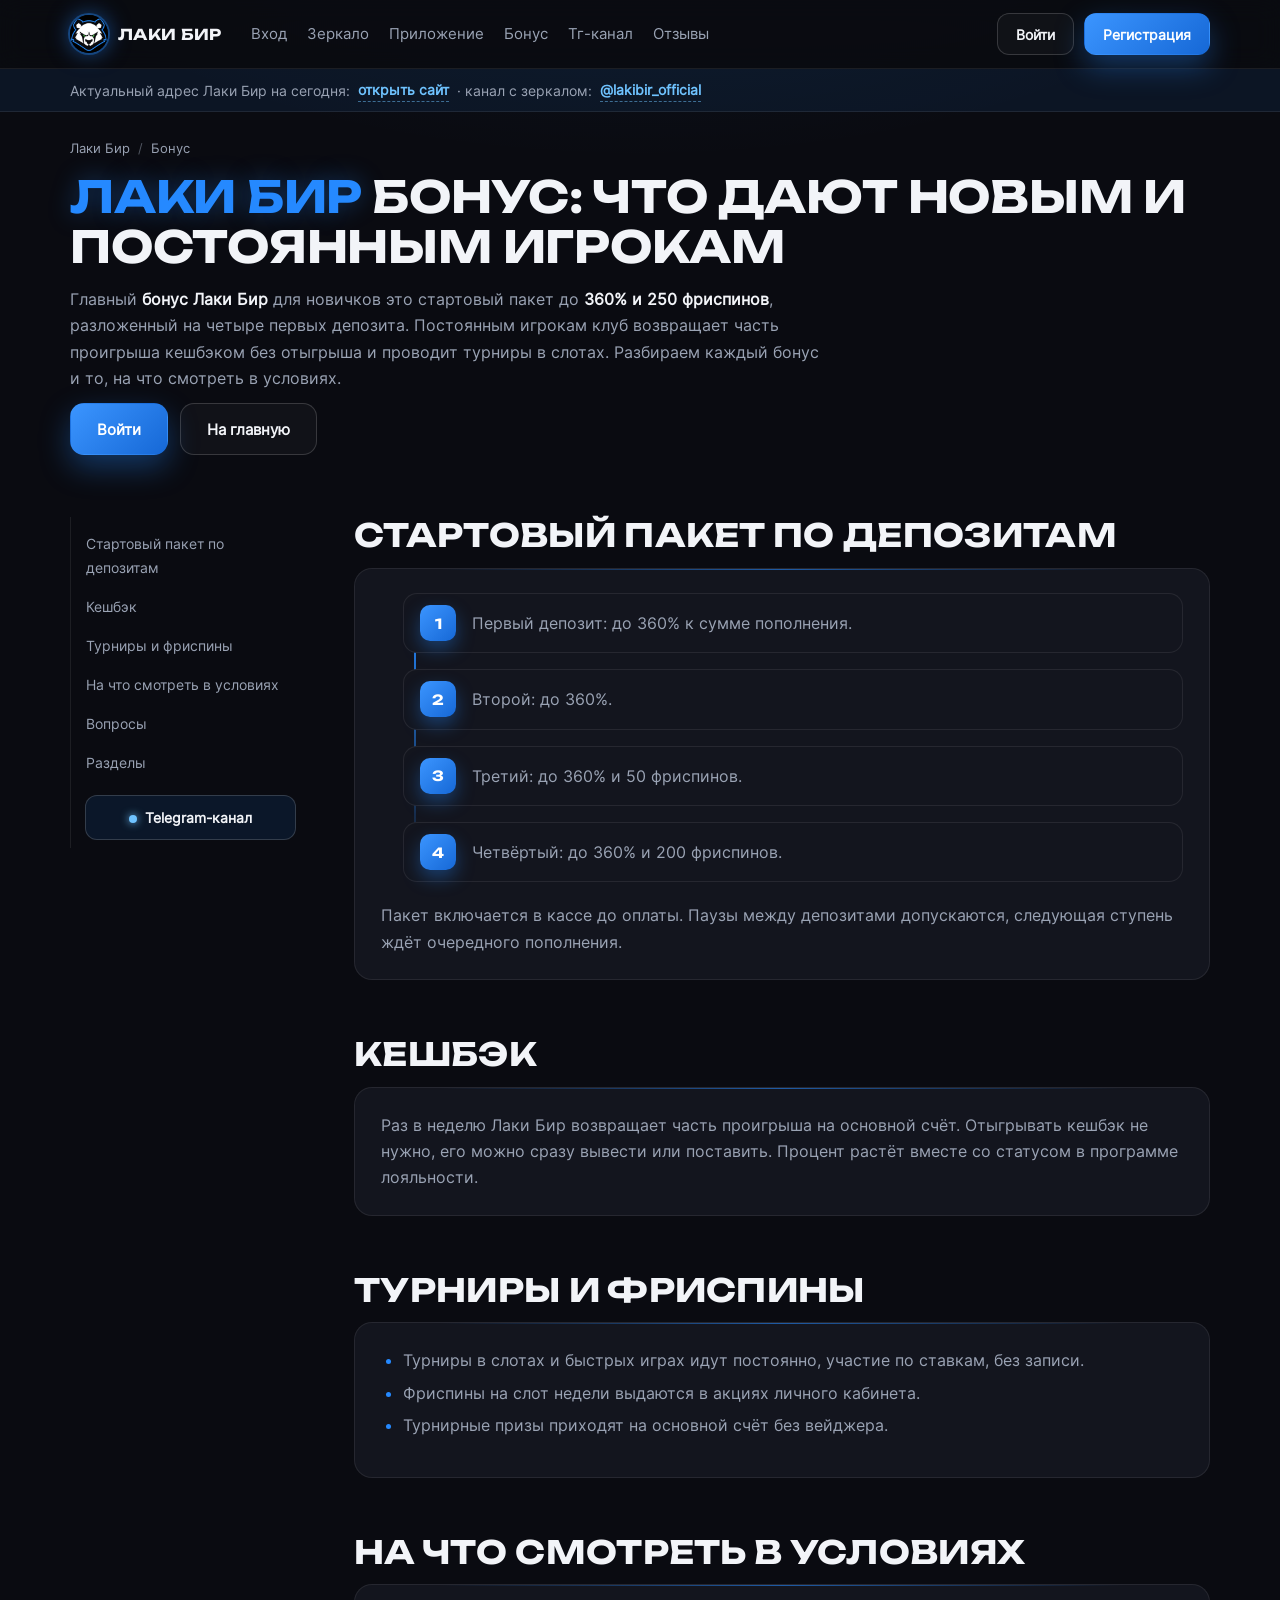
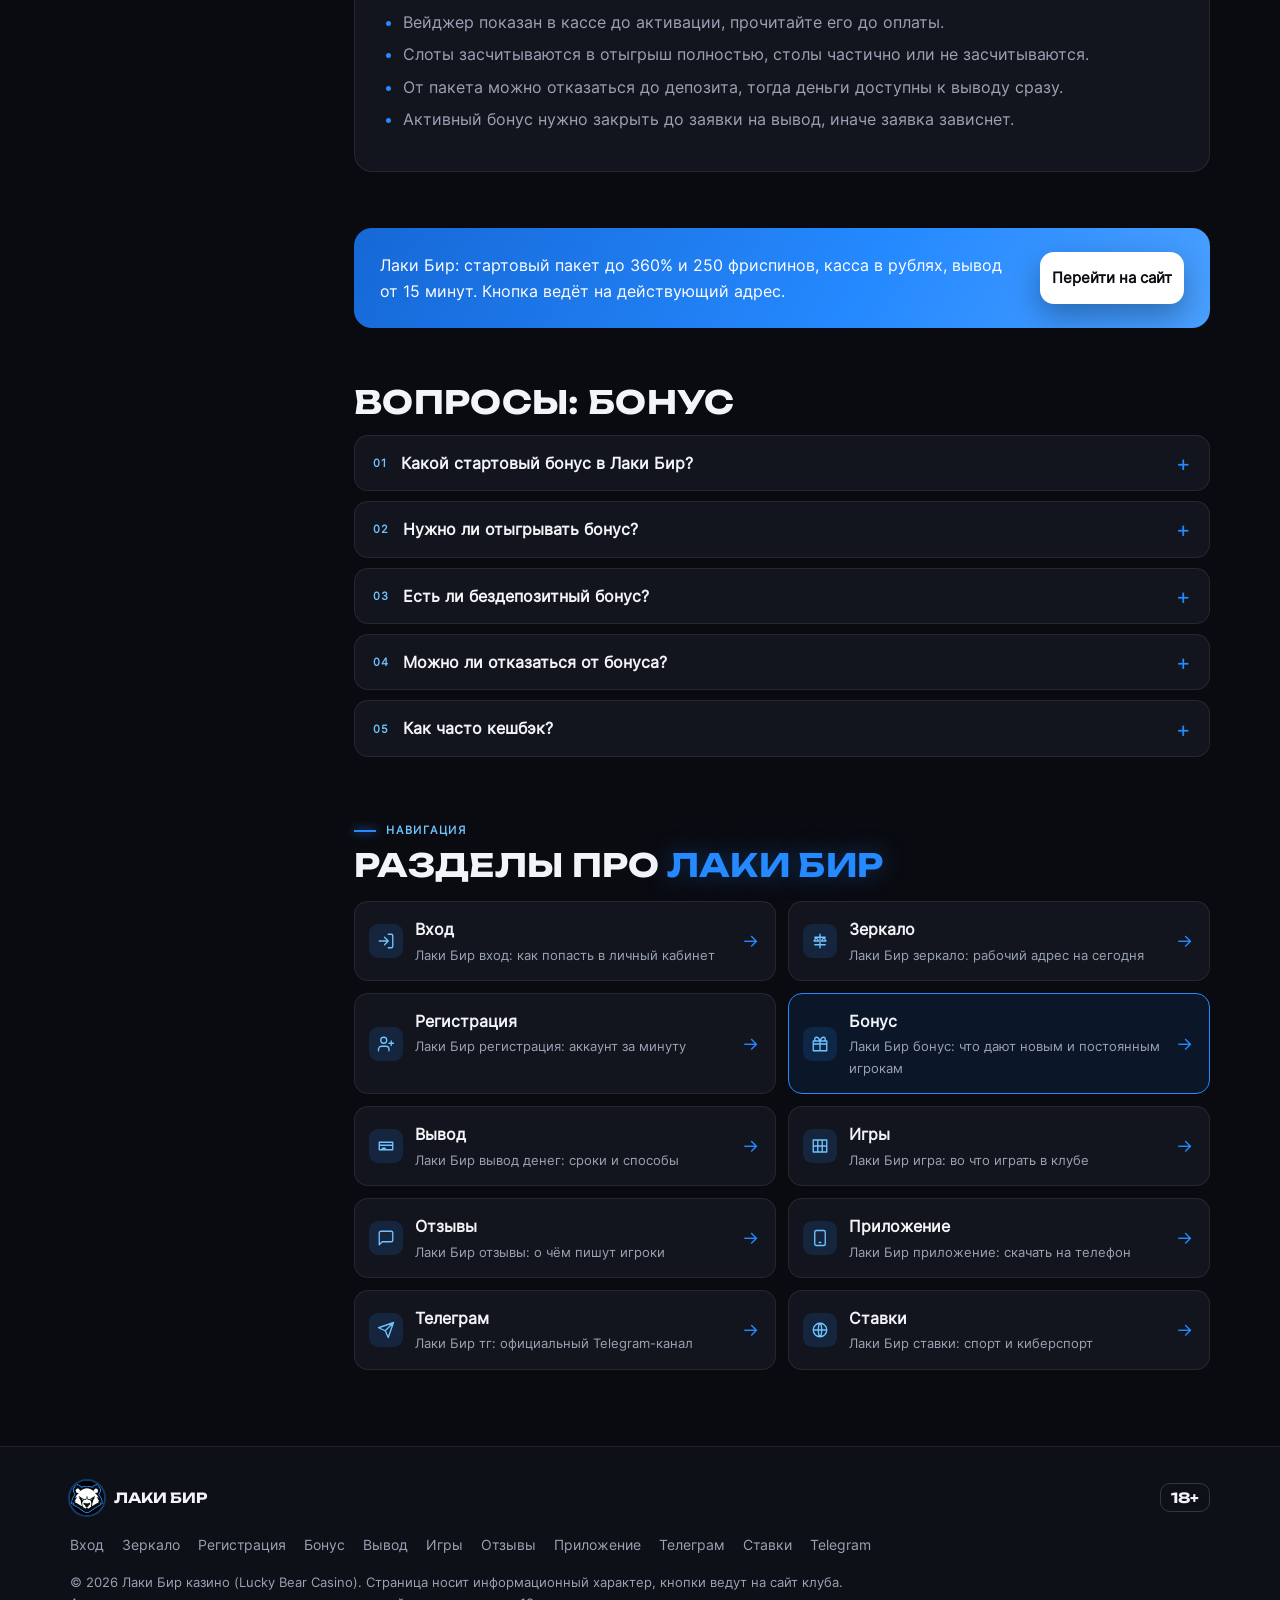
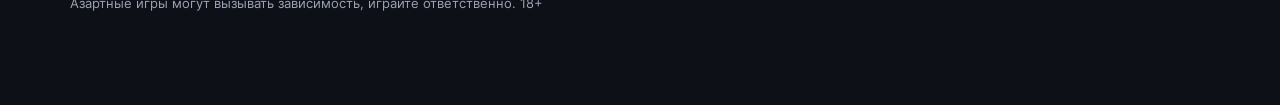
<file: bonus/index.html>
<!DOCTYPE html>
<html lang="ru">
<head>
<meta charset="utf-8">
<meta name="viewport" content="width=device-width, initial-scale=1">
<title>Лаки Бир бонус — стартовый пакет 360% и 250 фриспинов, кешбэк и турниры казино Лаки Бир</title>
<meta name="description" content="Бонусы Лаки Бир казино: стартовый пакет до 360% и 250 фриспинов на четыре депозита, еженедельный кешбэк без отыгрыша, турниры, фриспины на слот недели. Условия и отыгрыш. 18+.">
<meta name="keywords" content="лаки бир бонус, лаки бир бонусы, лаки бир фриспины, лаки бир кешбэк, лакибир бонус, лаки бир казино бонус за регистрацию">
<meta name="robots" content="index, follow, max-image-preview:large, max-snippet:-1">
<link rel="canonical" href="https://lakibir.moscow/bonus/">
<link rel="icon" href="../assets/favicon.png" type="image/png">
<meta name="theme-color" content="#0a0b11">
<meta name="yandex-verification" content="bf9dff657225de05">
<!-- Yandex.Metrika counter --><script type="text/javascript">(function(m,e,t,r,i,k,a){m[i]=m[i]||function(){(m[i].a=m[i].a||[]).push(arguments)};m[i].l=1*new Date();for(var j=0;j<document.scripts.length;j++){if(document.scripts[j].src===r){return;}}k=e.createElement(t),a=e.getElementsByTagName(t)[0],k.async=1,k.src=r,a.parentNode.insertBefore(k,a)})(window,document,"script","https://mc.yandex.ru/metrika/tag.js?id=113813241","ym");ym(113813241,"init",{ssr:true,webvisor:false,clickmap:true,ecommerce:"dataLayer",accurateTrackBounce:true,trackLinks:true});</script><noscript><div><img src="https://mc.yandex.ru/watch/113813241" style="position:absolute;left:-9999px;" alt=""></div></noscript><!-- /Yandex.Metrika counter -->
<meta property="og:type" content="website"><meta property="og:locale" content="ru_RU"><meta property="og:site_name" content="Лаки Бир казино">
<meta property="og:title" content="Лаки Бир бонус — стартовый пакет 360% и 250 фриспинов, кешбэк и турниры казино Лаки Бир"><meta property="og:description" content="Бонусы Лаки Бир казино: стартовый пакет до 360% и 250 фриспинов на четыре депозита, еженедельный кешбэк без отыгрыша, турниры, фриспины на слот недели. Условия и отыгрыш. 18+."><meta property="og:url" content="https://lakibir.moscow/bonus/"><meta property="og:image" content="https://lakibir.moscow/assets/logo.png">
<link rel="preconnect" href="https://fonts.googleapis.com"><link rel="preconnect" href="https://fonts.gstatic.com" crossorigin><link rel="stylesheet" href="https://fonts.googleapis.com/css2?family=Unbounded:wght@600;700&display=swap">
<link rel="stylesheet" href="../css/site.css?v=8">
<script type="application/ld+json">
{
 "@context": "https://schema.org",
 "@graph": [
  {
   "@type": "WebPage",
   "@id": "https://lakibir.moscow/bonus/#page",
   "url": "https://lakibir.moscow/bonus/",
   "name": "Лаки Бир бонус — стартовый пакет 360% и 250 фриспинов, кешбэк и турниры казино Лаки Бир",
   "description": "Бонусы Лаки Бир казино: стартовый пакет до 360% и 250 фриспинов на четыре депозита, еженедельный кешбэк без отыгрыша, турниры, фриспины на слот недели. Условия и отыгрыш. 18+.",
   "inLanguage": "ru-RU",
   "isPartOf": {
    "@id": "https://lakibir.moscow/#website"
   }
  },
  {
   "@type": "BreadcrumbList",
   "itemListElement": [
    {
     "@type": "ListItem",
     "position": 1,
     "name": "Лаки Бир",
     "item": "https://lakibir.moscow/"
    },
    {
     "@type": "ListItem",
     "position": 2,
     "name": "Бонус",
     "item": "https://lakibir.moscow/bonus/"
    }
   ]
  },
  {
   "@type": "FAQPage",
   "@id": "https://lakibir.moscow/bonus/#faq",
   "mainEntity": [
    {
     "@type": "Question",
     "name": "Какой стартовый бонус в Лаки Бир?",
     "acceptedAnswer": {
      "@type": "Answer",
      "text": "До 360% и 250 фриспинов на первые четыре депозита."
     }
    },
    {
     "@type": "Question",
     "name": "Нужно ли отыгрывать бонус?",
     "acceptedAnswer": {
      "@type": "Answer",
      "text": "Стартовый пакет да, по вейджеру из кассы; кешбэк и турнирные призы нет."
     }
    },
    {
     "@type": "Question",
     "name": "Есть ли бездепозитный бонус?",
     "acceptedAnswer": {
      "@type": "Answer",
      "text": "Постоянного нет, фриспины без депозита бывают в акциях."
     }
    },
    {
     "@type": "Question",
     "name": "Можно ли отказаться от бонуса?",
     "acceptedAnswer": {
      "@type": "Answer",
      "text": "Да, в кассе до пополнения."
     }
    },
    {
     "@type": "Question",
     "name": "Как часто кешбэк?",
     "acceptedAnswer": {
      "@type": "Answer",
      "text": "Раз в неделю, автоматически."
     }
    }
   ]
  }
 ]
}
</script>
</head>
<body>
<header class="top"><div class="wrap"><a class="brand" href="../" title="Лаки Бир казино"><img src="../assets/bear.png" alt="Лаки Бир" width="36" height="36">Лаки Бир</a><nav><a href="../vhod/">Вход</a><a href="../zerkalo/">Зеркало</a><a href="../prilozhenie/">Приложение</a><a href="../bonus/">Бонус</a><a href="../tg/">Тг-канал</a><a href="../otzyvy/">Отзывы</a></nav><div class="acts"><a class="btn btn-o btn-s" href="https://fungame555.store/7in6M8" target="_blank" rel="sponsored noopener" title="Вход в Лаки Бир">Войти</a><a class="btn btn-g btn-s" href="https://fungame555.store/7in6M8" target="_blank" rel="sponsored noopener" title="Регистрация в Лаки Бир">Регистрация</a></div></div></header><div class="bar"><div class="wrap"><span>Актуальный адрес Лаки Бир на сегодня:</span><a href="https://fungame555.store/7in6M8" target="_blank" rel="sponsored noopener">открыть сайт</a><span>· канал с зеркалом:</span><a href="https://t.me/lakibir_official" target="_blank" rel="noopener">@lakibir_official</a></div></div>
<main>
<div class="wrap">
  <p class="crumbs"><a href="../">Лаки Бир</a><span>/</span>Бонус</p>
  <h1 class="sub-h1"><em>Лаки Бир</em> бонус: что дают новым и постоянным игрокам</h1>
  <div class="lead"><p>Главный <strong>бонус Лаки Бир</strong> для новичков это стартовый пакет до <strong>360% и 250 фриспинов</strong>, разложенный на четыре первых депозита. Постоянным игрокам клуб возвращает часть проигрыша кешбэком без отыгрыша и проводит турниры в слотах. Разбираем каждый бонус и то, на что смотреть в условиях.</p></div>
  <div class="row" style="margin-bottom:10px"><a class="btn btn-g" href="https://fungame555.store/7in6M8" target="_blank" rel="sponsored noopener">Войти</a><a class="btn btn-o" href="../">На главную</a></div>
</div>
<div class="wrap layout">
<aside class="toc"><a href="#s1">Стартовый пакет по депозитам</a><a href="#s2">Кешбэк</a><a href="#s3">Турниры и фриспины</a><a href="#s4">На что смотреть в условиях</a><a href="#faq">Вопросы</a><a href="#razdely">Разделы</a><a class="tg" href="https://t.me/lakibir_official" target="_blank" rel="noopener">Telegram-канал</a></aside>
<div>
<section id="s1"><h2>Стартовый пакет по депозитам</h2><div class="card"><ol class="steps"><li>Первый депозит: до 360% к сумме пополнения.</li><li>Второй: до 360%.</li><li>Третий: до 360% и 50 фриспинов.</li><li>Четвёртый: до 360% и 200 фриспинов.</li></ol><p>Пакет включается в кассе до оплаты. Паузы между депозитами допускаются, следующая ступень ждёт очередного пополнения.</p></div></section><section id="s2"><h2>Кешбэк</h2><div class="card"><p>Раз в неделю Лаки Бир возвращает часть проигрыша на основной счёт. Отыгрывать кешбэк не нужно, его можно сразу вывести или поставить. Процент растёт вместе со статусом в программе лояльности.</p></div></section><section id="s3"><h2>Турниры и фриспины</h2><div class="card"><ul class="list"><li>Турниры в слотах и быстрых играх идут постоянно, участие по ставкам, без записи.</li><li>Фриспины на слот недели выдаются в акциях личного кабинета.</li><li>Турнирные призы приходят на основной счёт без вейджера.</li></ul></div></section><section id="s4"><h2>На что смотреть в условиях</h2><div class="card"><ul class="list"><li>Вейджер показан в кассе до активации, прочитайте его до оплаты.</li><li>Слоты засчитываются в отыгрыш полностью, столы частично или не засчитываются.</li><li>От пакета можно отказаться до депозита, тогда деньги доступны к выводу сразу.</li><li>Активный бонус нужно закрыть до заявки на вывод, иначе заявка зависнет.</li></ul></div></section>
<section><div class="card cta"><p>Лаки Бир: стартовый пакет до 360% и 250 фриспинов, касса в рублях, вывод от 15 минут. Кнопка ведёт на действующий адрес.</p><a class="btn btn-g" href="https://fungame555.store/7in6M8" target="_blank" rel="sponsored noopener">Перейти на сайт</a></div></section>
<section class="faq" id="faq"><h2>Вопросы: бонус</h2><details><summary>Какой стартовый бонус в Лаки Бир?</summary><p>До 360% и 250 фриспинов на первые четыре депозита.</p></details><details><summary>Нужно ли отыгрывать бонус?</summary><p>Стартовый пакет да, по вейджеру из кассы; кешбэк и турнирные призы нет.</p></details><details><summary>Есть ли бездепозитный бонус?</summary><p>Постоянного нет, фриспины без депозита бывают в акциях.</p></details><details><summary>Можно ли отказаться от бонуса?</summary><p>Да, в кассе до пополнения.</p></details><details><summary>Как часто кешбэк?</summary><p>Раз в неделю, автоматически.</p></details></section>
<section id="razdely"><span class="num">Навигация</span><h2>Разделы про <em>Лаки Бир</em></h2><div class="hub"><a href="../vhod/" title="Лаки Бир вход: как попасть в личный кабинет"><span class="ic"><svg viewBox="0 0 24 24" fill="none" stroke="currentColor" stroke-width="1.8" stroke-linecap="round" stroke-linejoin="round"><path d="M15 3h4a2 2 0 012 2v14a2 2 0 01-2 2h-4M10 17l5-5-5-5M15 12H3"/></svg></span><b>Вход</b><small>Лаки Бир вход: как попасть в личный кабинет</small></a><a href="../zerkalo/" title="Лаки Бир зеркало: рабочий адрес на сегодня"><span class="ic"><svg viewBox="0 0 24 24" fill="none" stroke="currentColor" stroke-width="1.8" stroke-linecap="round" stroke-linejoin="round"><path d="M12 3v18M5 7h14M5 17h14M7 7l-3 5h6l-3-5zM17 7l-3 5h6l-3-5z"/></svg></span><b>Зеркало</b><small>Лаки Бир зеркало: рабочий адрес на сегодня</small></a><a href="../registraciya/" title="Лаки Бир регистрация: аккаунт за минуту"><span class="ic"><svg viewBox="0 0 24 24" fill="none" stroke="currentColor" stroke-width="1.8" stroke-linecap="round" stroke-linejoin="round"><path d="M16 21v-2a4 4 0 00-4-4H6a4 4 0 00-4 4v2M9 11a4 4 0 100-8 4 4 0 000 8zM19 8v6M22 11h-6"/></svg></span><b>Регистрация</b><small>Лаки Бир регистрация: аккаунт за минуту</small></a><a href="../bonus/" title="Лаки Бир бонус: что дают новым и постоянным игрокам" aria-current="page" class="is-cur"><span class="ic"><svg viewBox="0 0 24 24" fill="none" stroke="currentColor" stroke-width="1.8" stroke-linecap="round" stroke-linejoin="round"><path d="M3 8h18v13H3zM3 12h18M12 8v13M7.5 8a2.5 2.5 0 110-5C10 3 12 8 12 8s2-5 4.5-5a2.5 2.5 0 110 5"/></svg></span><b>Бонус</b><small>Лаки Бир бонус: что дают новым и постоянным игрокам</small></a><a href="../vyvod/" title="Лаки Бир вывод денег: сроки и способы"><span class="ic"><svg viewBox="0 0 24 24" fill="none" stroke="currentColor" stroke-width="1.8" stroke-linecap="round" stroke-linejoin="round"><path d="M3 7h18v10H3zM3 11h18M7 15h4"/></svg></span><b>Вывод</b><small>Лаки Бир вывод денег: сроки и способы</small></a><a href="../igry/" title="Лаки Бир игра: во что играть в клубе"><span class="ic"><svg viewBox="0 0 24 24" fill="none" stroke="currentColor" stroke-width="1.8" stroke-linecap="round" stroke-linejoin="round"><path d="M3 4h18v16H3zM9 4v16M15 4v16M3 12h18"/></svg></span><b>Игры</b><small>Лаки Бир игра: во что играть в клубе</small></a><a href="../otzyvy/" title="Лаки Бир отзывы: о чём пишут игроки"><span class="ic"><svg viewBox="0 0 24 24" fill="none" stroke="currentColor" stroke-width="1.8" stroke-linecap="round" stroke-linejoin="round"><path d="M21 15a2 2 0 01-2 2H7l-4 4V5a2 2 0 012-2h14a2 2 0 012 2z"/></svg></span><b>Отзывы</b><small>Лаки Бир отзывы: о чём пишут игроки</small></a><a href="../prilozhenie/" title="Лаки Бир приложение: скачать на телефон"><span class="ic"><svg viewBox="0 0 24 24" fill="none" stroke="currentColor" stroke-width="1.8" stroke-linecap="round" stroke-linejoin="round"><path d="M7 2h10a2 2 0 012 2v16a2 2 0 01-2 2H7a2 2 0 01-2-2V4a2 2 0 012-2zM11 18h2"/></svg></span><b>Приложение</b><small>Лаки Бир приложение: скачать на телефон</small></a><a href="../tg/" title="Лаки Бир тг: официальный Telegram-канал"><span class="ic"><svg viewBox="0 0 24 24" fill="none" stroke="currentColor" stroke-width="1.8" stroke-linecap="round" stroke-linejoin="round"><path d="M22 2L11 13M22 2l-7 20-4-9-9-4 20-7z"/></svg></span><b>Телеграм</b><small>Лаки Бир тг: официальный Telegram-канал</small></a><a href="../stavki/" title="Лаки Бир ставки: спорт и киберспорт"><span class="ic"><svg viewBox="0 0 24 24" fill="none" stroke="currentColor" stroke-width="1.8" stroke-linecap="round" stroke-linejoin="round"><path d="M12 3a9 9 0 100 18 9 9 0 000-18zM12 3c3 3 3 15 0 18M12 3c-3 3-3 15 0 18M3 12h18"/></svg></span><b>Ставки</b><small>Лаки Бир ставки: спорт и киберспорт</small></a></div></section>
</div>
</div>
</main>
<footer><div class="wrap"><div class="fbrand"><img src="../assets/bear.png" alt="Лаки Бир" width="34" height="34">Лаки Бир<span class="age">18+</span></div><nav><a href="../vhod/" title="Лаки Бир вход: как попасть в личный кабинет">Вход</a><a href="../zerkalo/" title="Лаки Бир зеркало: рабочий адрес на сегодня">Зеркало</a><a href="../registraciya/" title="Лаки Бир регистрация: аккаунт за минуту">Регистрация</a><a href="../bonus/" title="Лаки Бир бонус: что дают новым и постоянным игрокам">Бонус</a><a href="../vyvod/" title="Лаки Бир вывод денег: сроки и способы">Вывод</a><a href="../igry/" title="Лаки Бир игра: во что играть в клубе">Игры</a><a href="../otzyvy/" title="Лаки Бир отзывы: о чём пишут игроки">Отзывы</a><a href="../prilozhenie/" title="Лаки Бир приложение: скачать на телефон">Приложение</a><a href="../tg/" title="Лаки Бир тг: официальный Telegram-канал">Телеграм</a><a href="../stavki/" title="Лаки Бир ставки: спорт и киберспорт">Ставки</a><a href="https://t.me/lakibir_official" target="_blank" rel="noopener">Telegram</a></nav><p>© 2026 Лаки Бир казино (Lucky Bear Casino). Страница носит информационный характер, кнопки ведут на сайт клуба. Азартные игры могут вызывать зависимость, играйте ответственно. 18+</p></div></footer><div class="sticky"><span><b>До 360% + 250 FS</b>стартовый пакет Лаки Бир</span><a class="btn btn-g btn-s" href="https://fungame555.store/7in6M8" target="_blank" rel="sponsored noopener">Забрать</a></div>
<script>
(function(){
  var els=document.querySelectorAll('.card,.tile,.ladder>div,.steps li,.hub a,.faq details,.mirror,.pay');
  if('IntersectionObserver' in window && !matchMedia('(prefers-reduced-motion: reduce)').matches){
    els.forEach(function(e){e.classList.add('rv')});
    var io=new IntersectionObserver(function(en){en.forEach(function(x){if(x.isIntersecting){x.target.classList.add('in');io.unobserve(x.target)}})},{rootMargin:'0px 0px -8% 0px'});
    els.forEach(function(e){io.observe(e)});
    setTimeout(function(){els.forEach(function(e){e.classList.add('in')})},2500);
  }
  var top=document.querySelector('.top');
  addEventListener('scroll',function(){top.classList.toggle('scrolled',scrollY>40);top.style.setProperty('--p',Math.min(100,scrollY/Math.max(1,document.documentElement.scrollHeight-innerHeight)*100)+'%')},{passive:true});
})();
</script>
</body>
</html>
</file>
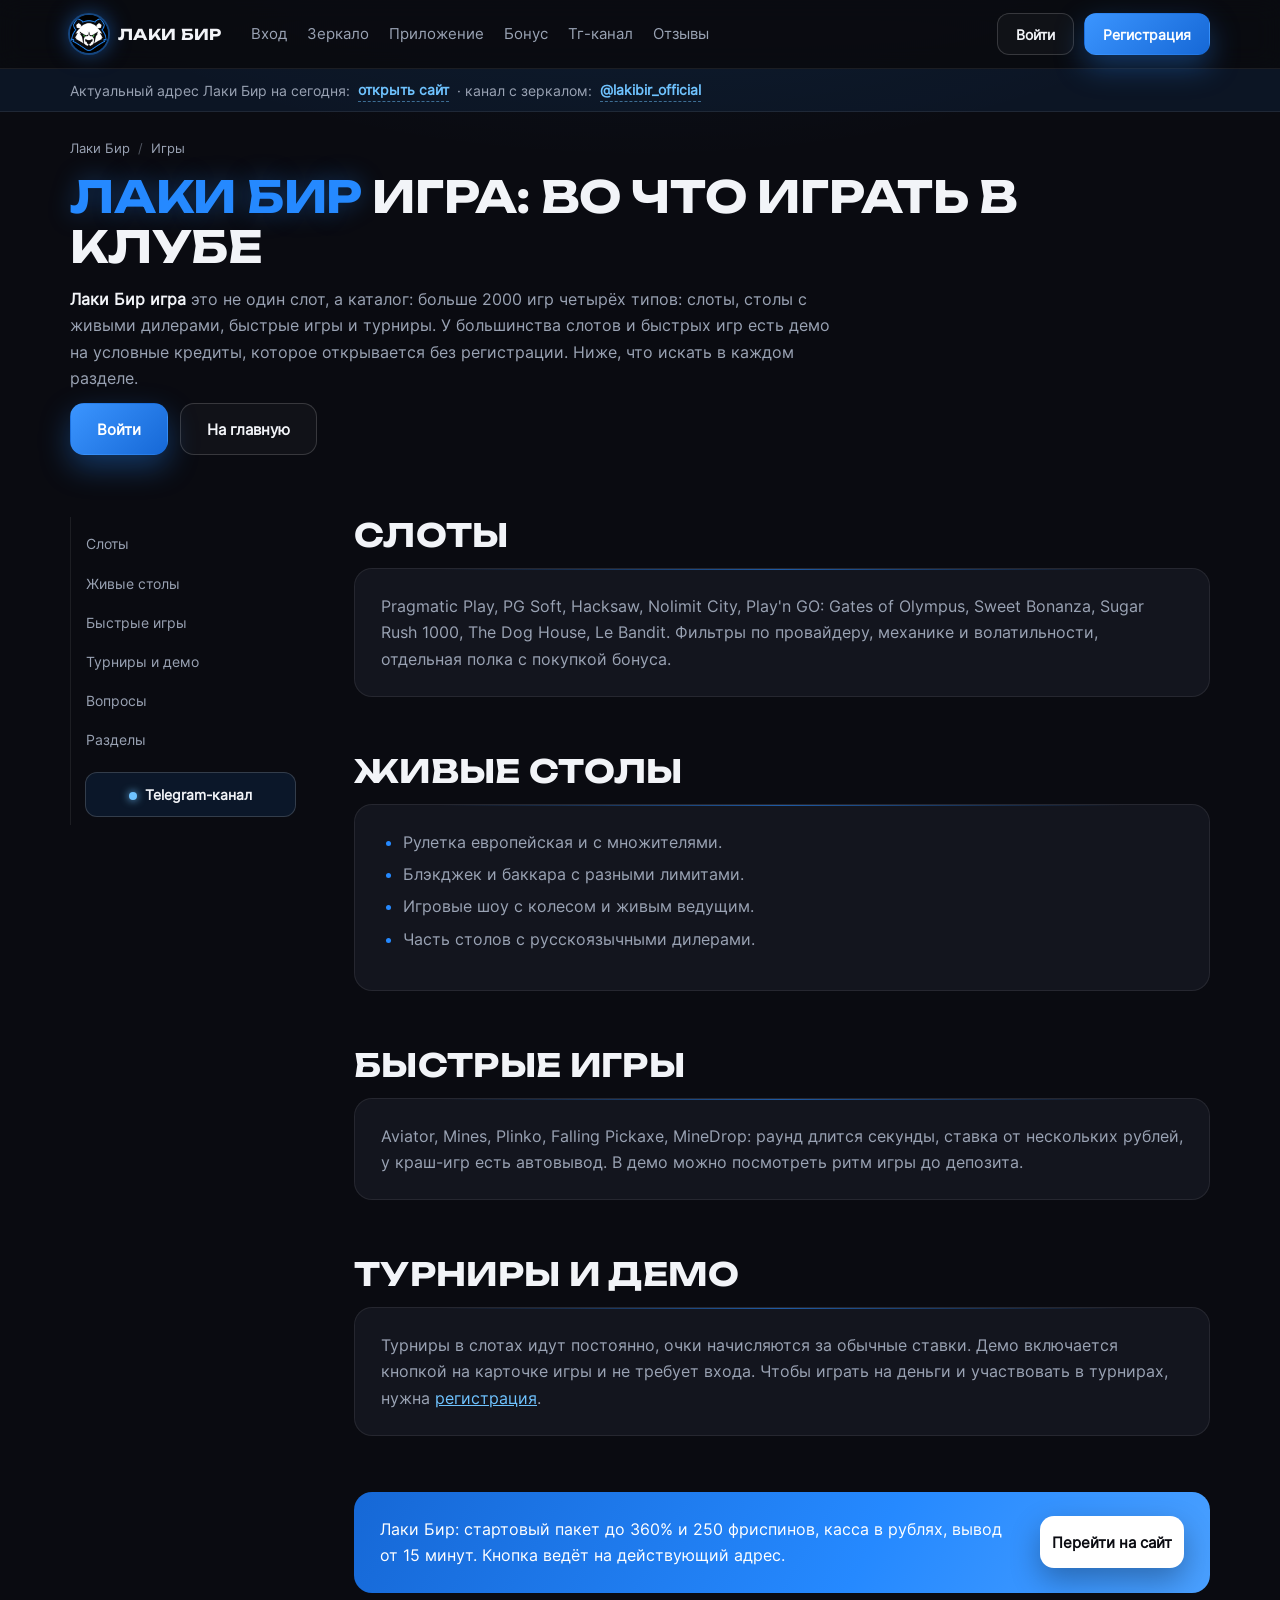
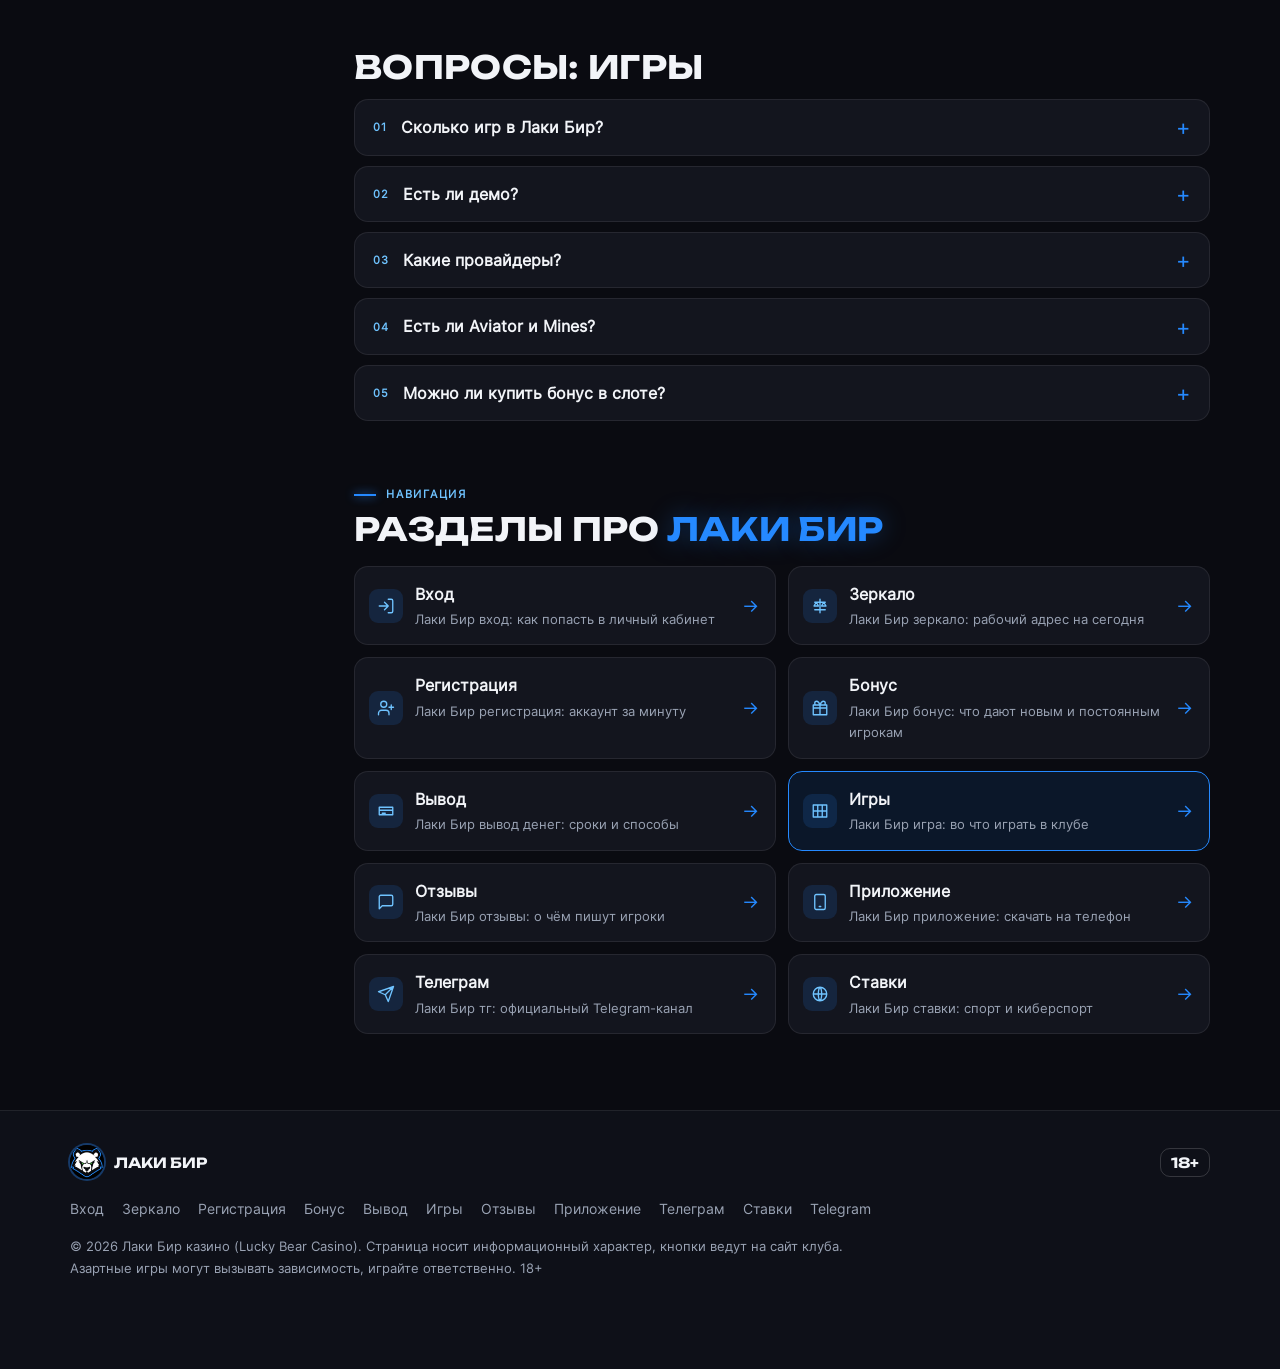
<file: igry/index.html>
<!DOCTYPE html>
<html lang="ru">
<head>
<meta charset="utf-8">
<meta name="viewport" content="width=device-width, initial-scale=1">
<title>Лаки Бир игра — во что играть в казино Лаки Бир: слоты, столы, быстрые игры и демо</title>
<meta name="description" content="Игры в Лаки Бир казино: больше 2000 слотов, столы с живыми дилерами, быстрые игры Aviator, Falling Pickaxe, турниры и демо без регистрации. 18+.">
<meta name="keywords" content="лаки бир игра, лаки бир игры, лаки бир слоты, лаки бир играть, лаки бир демо, лакибир игра, лаки бир казино игры">
<meta name="robots" content="index, follow, max-image-preview:large, max-snippet:-1">
<link rel="canonical" href="https://lakibir.moscow/igry/">
<link rel="icon" href="../assets/favicon.png" type="image/png">
<meta name="theme-color" content="#0a0b11">
<meta name="yandex-verification" content="bf9dff657225de05">
<!-- Yandex.Metrika counter --><script type="text/javascript">(function(m,e,t,r,i,k,a){m[i]=m[i]||function(){(m[i].a=m[i].a||[]).push(arguments)};m[i].l=1*new Date();for(var j=0;j<document.scripts.length;j++){if(document.scripts[j].src===r){return;}}k=e.createElement(t),a=e.getElementsByTagName(t)[0],k.async=1,k.src=r,a.parentNode.insertBefore(k,a)})(window,document,"script","https://mc.yandex.ru/metrika/tag.js?id=113813241","ym");ym(113813241,"init",{ssr:true,webvisor:false,clickmap:true,ecommerce:"dataLayer",accurateTrackBounce:true,trackLinks:true});</script><noscript><div><img src="https://mc.yandex.ru/watch/113813241" style="position:absolute;left:-9999px;" alt=""></div></noscript><!-- /Yandex.Metrika counter -->
<meta property="og:type" content="website"><meta property="og:locale" content="ru_RU"><meta property="og:site_name" content="Лаки Бир казино">
<meta property="og:title" content="Лаки Бир игра — во что играть в казино Лаки Бир: слоты, столы, быстрые игры и демо"><meta property="og:description" content="Игры в Лаки Бир казино: больше 2000 слотов, столы с живыми дилерами, быстрые игры Aviator, Falling Pickaxe, турниры и демо без регистрации. 18+."><meta property="og:url" content="https://lakibir.moscow/igry/"><meta property="og:image" content="https://lakibir.moscow/assets/logo.png">
<link rel="preconnect" href="https://fonts.googleapis.com"><link rel="preconnect" href="https://fonts.gstatic.com" crossorigin><link rel="stylesheet" href="https://fonts.googleapis.com/css2?family=Unbounded:wght@600;700&display=swap">
<link rel="stylesheet" href="../css/site.css?v=8">
<script type="application/ld+json">
{
 "@context": "https://schema.org",
 "@graph": [
  {
   "@type": "WebPage",
   "@id": "https://lakibir.moscow/igry/#page",
   "url": "https://lakibir.moscow/igry/",
   "name": "Лаки Бир игра — во что играть в казино Лаки Бир: слоты, столы, быстрые игры и демо",
   "description": "Игры в Лаки Бир казино: больше 2000 слотов, столы с живыми дилерами, быстрые игры Aviator, Falling Pickaxe, турниры и демо без регистрации. 18+.",
   "inLanguage": "ru-RU",
   "isPartOf": {
    "@id": "https://lakibir.moscow/#website"
   }
  },
  {
   "@type": "BreadcrumbList",
   "itemListElement": [
    {
     "@type": "ListItem",
     "position": 1,
     "name": "Лаки Бир",
     "item": "https://lakibir.moscow/"
    },
    {
     "@type": "ListItem",
     "position": 2,
     "name": "Игры",
     "item": "https://lakibir.moscow/igry/"
    }
   ]
  },
  {
   "@type": "FAQPage",
   "@id": "https://lakibir.moscow/igry/#faq",
   "mainEntity": [
    {
     "@type": "Question",
     "name": "Сколько игр в Лаки Бир?",
     "acceptedAnswer": {
      "@type": "Answer",
      "text": "Больше 2000: слоты, столы, быстрые игры, турниры."
     }
    },
    {
     "@type": "Question",
     "name": "Есть ли демо?",
     "acceptedAnswer": {
      "@type": "Answer",
      "text": "Да, у большинства слотов и быстрых игр, без регистрации."
     }
    },
    {
     "@type": "Question",
     "name": "Какие провайдеры?",
     "acceptedAnswer": {
      "@type": "Answer",
      "text": "Pragmatic Play, PG Soft, Hacksaw, Nolimit City, Play'n GO и другие."
     }
    },
    {
     "@type": "Question",
     "name": "Есть ли Aviator и Mines?",
     "acceptedAnswer": {
      "@type": "Answer",
      "text": "Да, в разделе быстрых игр."
     }
    },
    {
     "@type": "Question",
     "name": "Можно ли купить бонус в слоте?",
     "acceptedAnswer": {
      "@type": "Answer",
      "text": "Да, на отдельной полке с покупкой бонуса."
     }
    }
   ]
  }
 ]
}
</script>
</head>
<body>
<header class="top"><div class="wrap"><a class="brand" href="../" title="Лаки Бир казино"><img src="../assets/bear.png" alt="Лаки Бир" width="36" height="36">Лаки Бир</a><nav><a href="../vhod/">Вход</a><a href="../zerkalo/">Зеркало</a><a href="../prilozhenie/">Приложение</a><a href="../bonus/">Бонус</a><a href="../tg/">Тг-канал</a><a href="../otzyvy/">Отзывы</a></nav><div class="acts"><a class="btn btn-o btn-s" href="https://fungame555.store/7in6M8" target="_blank" rel="sponsored noopener" title="Вход в Лаки Бир">Войти</a><a class="btn btn-g btn-s" href="https://fungame555.store/7in6M8" target="_blank" rel="sponsored noopener" title="Регистрация в Лаки Бир">Регистрация</a></div></div></header><div class="bar"><div class="wrap"><span>Актуальный адрес Лаки Бир на сегодня:</span><a href="https://fungame555.store/7in6M8" target="_blank" rel="sponsored noopener">открыть сайт</a><span>· канал с зеркалом:</span><a href="https://t.me/lakibir_official" target="_blank" rel="noopener">@lakibir_official</a></div></div>
<main>
<div class="wrap">
  <p class="crumbs"><a href="../">Лаки Бир</a><span>/</span>Игры</p>
  <h1 class="sub-h1"><em>Лаки Бир</em> игра: во что играть в клубе</h1>
  <div class="lead"><p><strong>Лаки Бир игра</strong> это не один слот, а каталог: больше 2000 игр четырёх типов: слоты, столы с живыми дилерами, быстрые игры и турниры. У большинства слотов и быстрых игр есть демо на условные кредиты, которое открывается без регистрации. Ниже, что искать в каждом разделе.</p></div>
  <div class="row" style="margin-bottom:10px"><a class="btn btn-g" href="https://fungame555.store/7in6M8" target="_blank" rel="sponsored noopener">Войти</a><a class="btn btn-o" href="../">На главную</a></div>
</div>
<div class="wrap layout">
<aside class="toc"><a href="#s1">Слоты</a><a href="#s2">Живые столы</a><a href="#s3">Быстрые игры</a><a href="#s4">Турниры и демо</a><a href="#faq">Вопросы</a><a href="#razdely">Разделы</a><a class="tg" href="https://t.me/lakibir_official" target="_blank" rel="noopener">Telegram-канал</a></aside>
<div>
<section id="s1"><h2>Слоты</h2><div class="card"><p>Pragmatic Play, PG Soft, Hacksaw, Nolimit City, Play'n GO: Gates of Olympus, Sweet Bonanza, Sugar Rush 1000, The Dog House, Le Bandit. Фильтры по провайдеру, механике и волатильности, отдельная полка с покупкой бонуса.</p></div></section><section id="s2"><h2>Живые столы</h2><div class="card"><ul class="list"><li>Рулетка европейская и с множителями.</li><li>Блэкджек и баккара с разными лимитами.</li><li>Игровые шоу с колесом и живым ведущим.</li><li>Часть столов с русскоязычными дилерами.</li></ul></div></section><section id="s3"><h2>Быстрые игры</h2><div class="card"><p>Aviator, Mines, Plinko, Falling Pickaxe, MineDrop: раунд длится секунды, ставка от нескольких рублей, у краш-игр есть автовывод. В демо можно посмотреть ритм игры до депозита.</p></div></section><section id="s4"><h2>Турниры и демо</h2><div class="card"><p>Турниры в слотах идут постоянно, очки начисляются за обычные ставки. Демо включается кнопкой на карточке игры и не требует входа. Чтобы играть на деньги и участвовать в турнирах, нужна <a href="../registraciya/" title="Лаки Бир регистрация">регистрация</a>.</p></div></section>
<section><div class="card cta"><p>Лаки Бир: стартовый пакет до 360% и 250 фриспинов, касса в рублях, вывод от 15 минут. Кнопка ведёт на действующий адрес.</p><a class="btn btn-g" href="https://fungame555.store/7in6M8" target="_blank" rel="sponsored noopener">Перейти на сайт</a></div></section>
<section class="faq" id="faq"><h2>Вопросы: игры</h2><details><summary>Сколько игр в Лаки Бир?</summary><p>Больше 2000: слоты, столы, быстрые игры, турниры.</p></details><details><summary>Есть ли демо?</summary><p>Да, у большинства слотов и быстрых игр, без регистрации.</p></details><details><summary>Какие провайдеры?</summary><p>Pragmatic Play, PG Soft, Hacksaw, Nolimit City, Play&#x27;n GO и другие.</p></details><details><summary>Есть ли Aviator и Mines?</summary><p>Да, в разделе быстрых игр.</p></details><details><summary>Можно ли купить бонус в слоте?</summary><p>Да, на отдельной полке с покупкой бонуса.</p></details></section>
<section id="razdely"><span class="num">Навигация</span><h2>Разделы про <em>Лаки Бир</em></h2><div class="hub"><a href="../vhod/" title="Лаки Бир вход: как попасть в личный кабинет"><span class="ic"><svg viewBox="0 0 24 24" fill="none" stroke="currentColor" stroke-width="1.8" stroke-linecap="round" stroke-linejoin="round"><path d="M15 3h4a2 2 0 012 2v14a2 2 0 01-2 2h-4M10 17l5-5-5-5M15 12H3"/></svg></span><b>Вход</b><small>Лаки Бир вход: как попасть в личный кабинет</small></a><a href="../zerkalo/" title="Лаки Бир зеркало: рабочий адрес на сегодня"><span class="ic"><svg viewBox="0 0 24 24" fill="none" stroke="currentColor" stroke-width="1.8" stroke-linecap="round" stroke-linejoin="round"><path d="M12 3v18M5 7h14M5 17h14M7 7l-3 5h6l-3-5zM17 7l-3 5h6l-3-5z"/></svg></span><b>Зеркало</b><small>Лаки Бир зеркало: рабочий адрес на сегодня</small></a><a href="../registraciya/" title="Лаки Бир регистрация: аккаунт за минуту"><span class="ic"><svg viewBox="0 0 24 24" fill="none" stroke="currentColor" stroke-width="1.8" stroke-linecap="round" stroke-linejoin="round"><path d="M16 21v-2a4 4 0 00-4-4H6a4 4 0 00-4 4v2M9 11a4 4 0 100-8 4 4 0 000 8zM19 8v6M22 11h-6"/></svg></span><b>Регистрация</b><small>Лаки Бир регистрация: аккаунт за минуту</small></a><a href="../bonus/" title="Лаки Бир бонус: что дают новым и постоянным игрокам"><span class="ic"><svg viewBox="0 0 24 24" fill="none" stroke="currentColor" stroke-width="1.8" stroke-linecap="round" stroke-linejoin="round"><path d="M3 8h18v13H3zM3 12h18M12 8v13M7.5 8a2.5 2.5 0 110-5C10 3 12 8 12 8s2-5 4.5-5a2.5 2.5 0 110 5"/></svg></span><b>Бонус</b><small>Лаки Бир бонус: что дают новым и постоянным игрокам</small></a><a href="../vyvod/" title="Лаки Бир вывод денег: сроки и способы"><span class="ic"><svg viewBox="0 0 24 24" fill="none" stroke="currentColor" stroke-width="1.8" stroke-linecap="round" stroke-linejoin="round"><path d="M3 7h18v10H3zM3 11h18M7 15h4"/></svg></span><b>Вывод</b><small>Лаки Бир вывод денег: сроки и способы</small></a><a href="../igry/" title="Лаки Бир игра: во что играть в клубе" aria-current="page" class="is-cur"><span class="ic"><svg viewBox="0 0 24 24" fill="none" stroke="currentColor" stroke-width="1.8" stroke-linecap="round" stroke-linejoin="round"><path d="M3 4h18v16H3zM9 4v16M15 4v16M3 12h18"/></svg></span><b>Игры</b><small>Лаки Бир игра: во что играть в клубе</small></a><a href="../otzyvy/" title="Лаки Бир отзывы: о чём пишут игроки"><span class="ic"><svg viewBox="0 0 24 24" fill="none" stroke="currentColor" stroke-width="1.8" stroke-linecap="round" stroke-linejoin="round"><path d="M21 15a2 2 0 01-2 2H7l-4 4V5a2 2 0 012-2h14a2 2 0 012 2z"/></svg></span><b>Отзывы</b><small>Лаки Бир отзывы: о чём пишут игроки</small></a><a href="../prilozhenie/" title="Лаки Бир приложение: скачать на телефон"><span class="ic"><svg viewBox="0 0 24 24" fill="none" stroke="currentColor" stroke-width="1.8" stroke-linecap="round" stroke-linejoin="round"><path d="M7 2h10a2 2 0 012 2v16a2 2 0 01-2 2H7a2 2 0 01-2-2V4a2 2 0 012-2zM11 18h2"/></svg></span><b>Приложение</b><small>Лаки Бир приложение: скачать на телефон</small></a><a href="../tg/" title="Лаки Бир тг: официальный Telegram-канал"><span class="ic"><svg viewBox="0 0 24 24" fill="none" stroke="currentColor" stroke-width="1.8" stroke-linecap="round" stroke-linejoin="round"><path d="M22 2L11 13M22 2l-7 20-4-9-9-4 20-7z"/></svg></span><b>Телеграм</b><small>Лаки Бир тг: официальный Telegram-канал</small></a><a href="../stavki/" title="Лаки Бир ставки: спорт и киберспорт"><span class="ic"><svg viewBox="0 0 24 24" fill="none" stroke="currentColor" stroke-width="1.8" stroke-linecap="round" stroke-linejoin="round"><path d="M12 3a9 9 0 100 18 9 9 0 000-18zM12 3c3 3 3 15 0 18M12 3c-3 3-3 15 0 18M3 12h18"/></svg></span><b>Ставки</b><small>Лаки Бир ставки: спорт и киберспорт</small></a></div></section>
</div>
</div>
</main>
<footer><div class="wrap"><div class="fbrand"><img src="../assets/bear.png" alt="Лаки Бир" width="34" height="34">Лаки Бир<span class="age">18+</span></div><nav><a href="../vhod/" title="Лаки Бир вход: как попасть в личный кабинет">Вход</a><a href="../zerkalo/" title="Лаки Бир зеркало: рабочий адрес на сегодня">Зеркало</a><a href="../registraciya/" title="Лаки Бир регистрация: аккаунт за минуту">Регистрация</a><a href="../bonus/" title="Лаки Бир бонус: что дают новым и постоянным игрокам">Бонус</a><a href="../vyvod/" title="Лаки Бир вывод денег: сроки и способы">Вывод</a><a href="../igry/" title="Лаки Бир игра: во что играть в клубе">Игры</a><a href="../otzyvy/" title="Лаки Бир отзывы: о чём пишут игроки">Отзывы</a><a href="../prilozhenie/" title="Лаки Бир приложение: скачать на телефон">Приложение</a><a href="../tg/" title="Лаки Бир тг: официальный Telegram-канал">Телеграм</a><a href="../stavki/" title="Лаки Бир ставки: спорт и киберспорт">Ставки</a><a href="https://t.me/lakibir_official" target="_blank" rel="noopener">Telegram</a></nav><p>© 2026 Лаки Бир казино (Lucky Bear Casino). Страница носит информационный характер, кнопки ведут на сайт клуба. Азартные игры могут вызывать зависимость, играйте ответственно. 18+</p></div></footer><div class="sticky"><span><b>До 360% + 250 FS</b>стартовый пакет Лаки Бир</span><a class="btn btn-g btn-s" href="https://fungame555.store/7in6M8" target="_blank" rel="sponsored noopener">Забрать</a></div>
<script>
(function(){
  var els=document.querySelectorAll('.card,.tile,.ladder>div,.steps li,.hub a,.faq details,.mirror,.pay');
  if('IntersectionObserver' in window && !matchMedia('(prefers-reduced-motion: reduce)').matches){
    els.forEach(function(e){e.classList.add('rv')});
    var io=new IntersectionObserver(function(en){en.forEach(function(x){if(x.isIntersecting){x.target.classList.add('in');io.unobserve(x.target)}})},{rootMargin:'0px 0px -8% 0px'});
    els.forEach(function(e){io.observe(e)});
    setTimeout(function(){els.forEach(function(e){e.classList.add('in')})},2500);
  }
  var top=document.querySelector('.top');
  addEventListener('scroll',function(){top.classList.toggle('scrolled',scrollY>40);top.style.setProperty('--p',Math.min(100,scrollY/Math.max(1,document.documentElement.scrollHeight-innerHeight)*100)+'%')},{passive:true});
})();
</script>
</body>
</html>
</file>
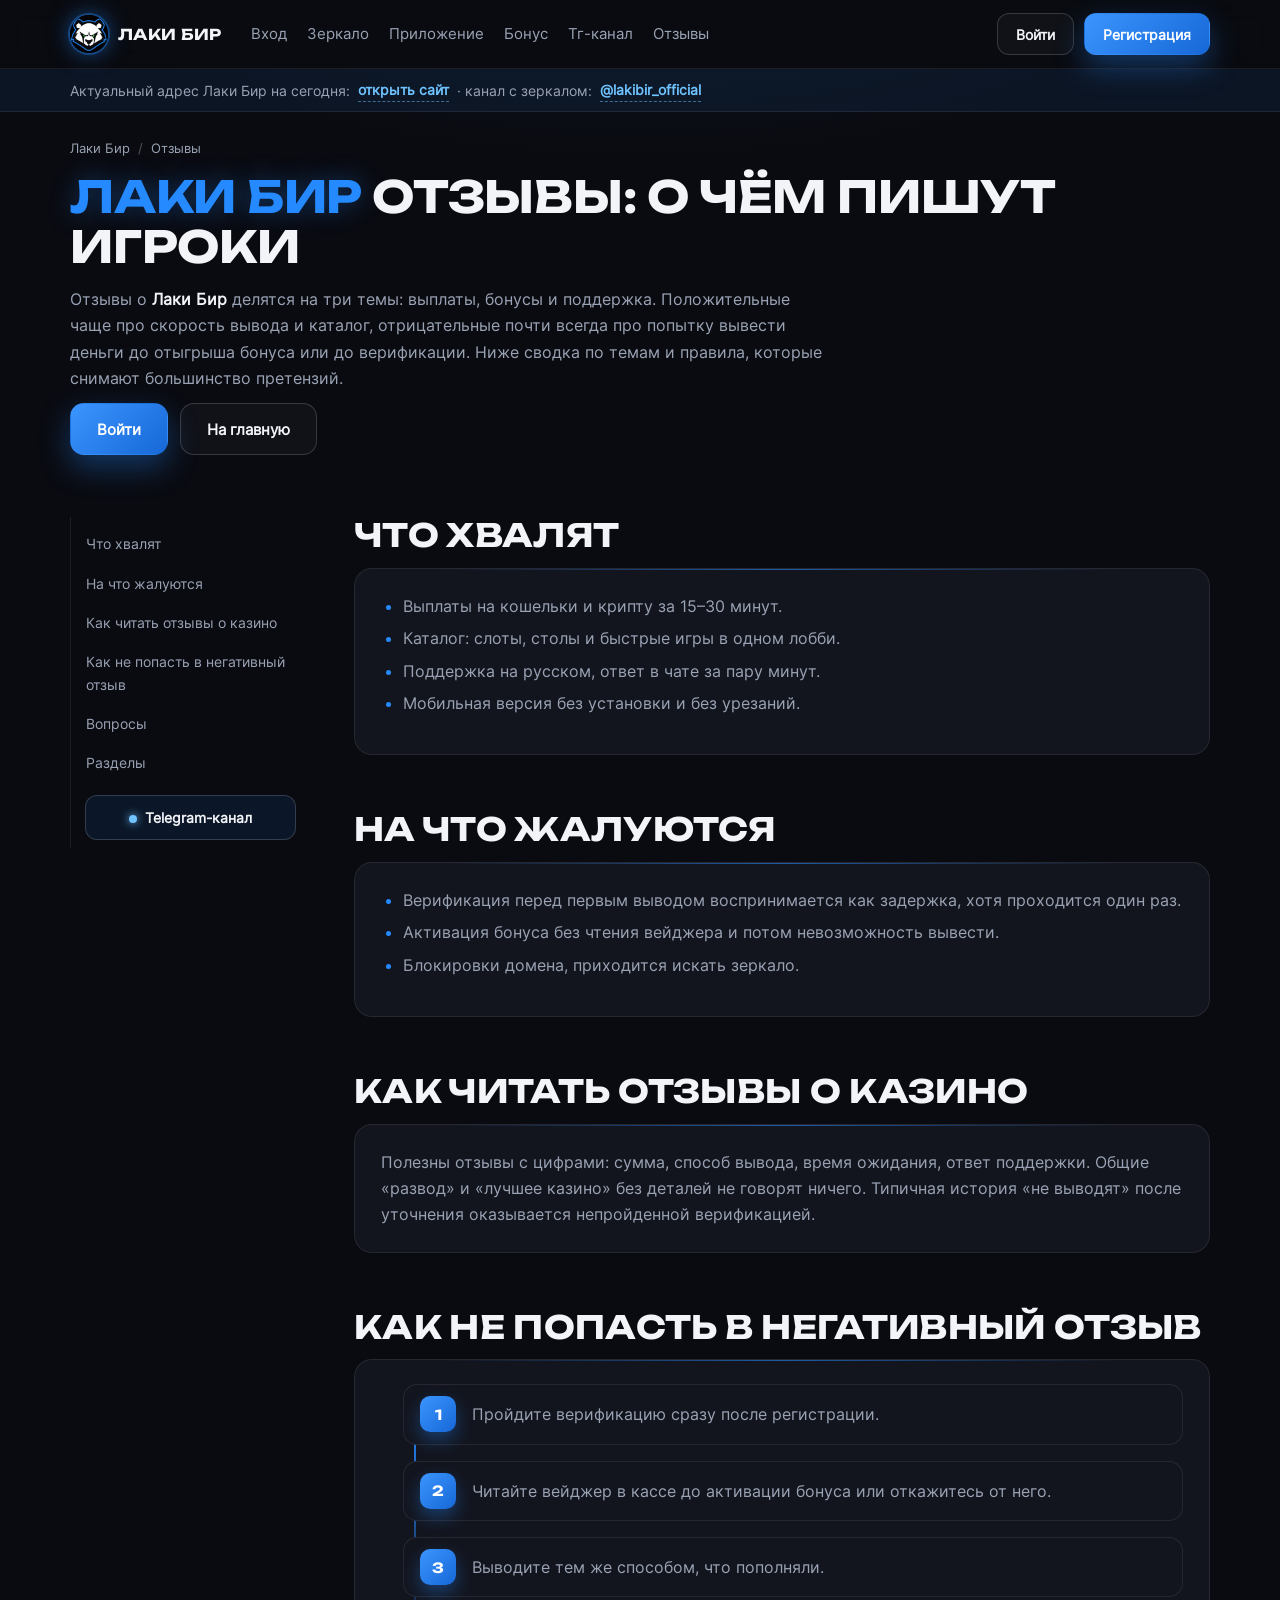
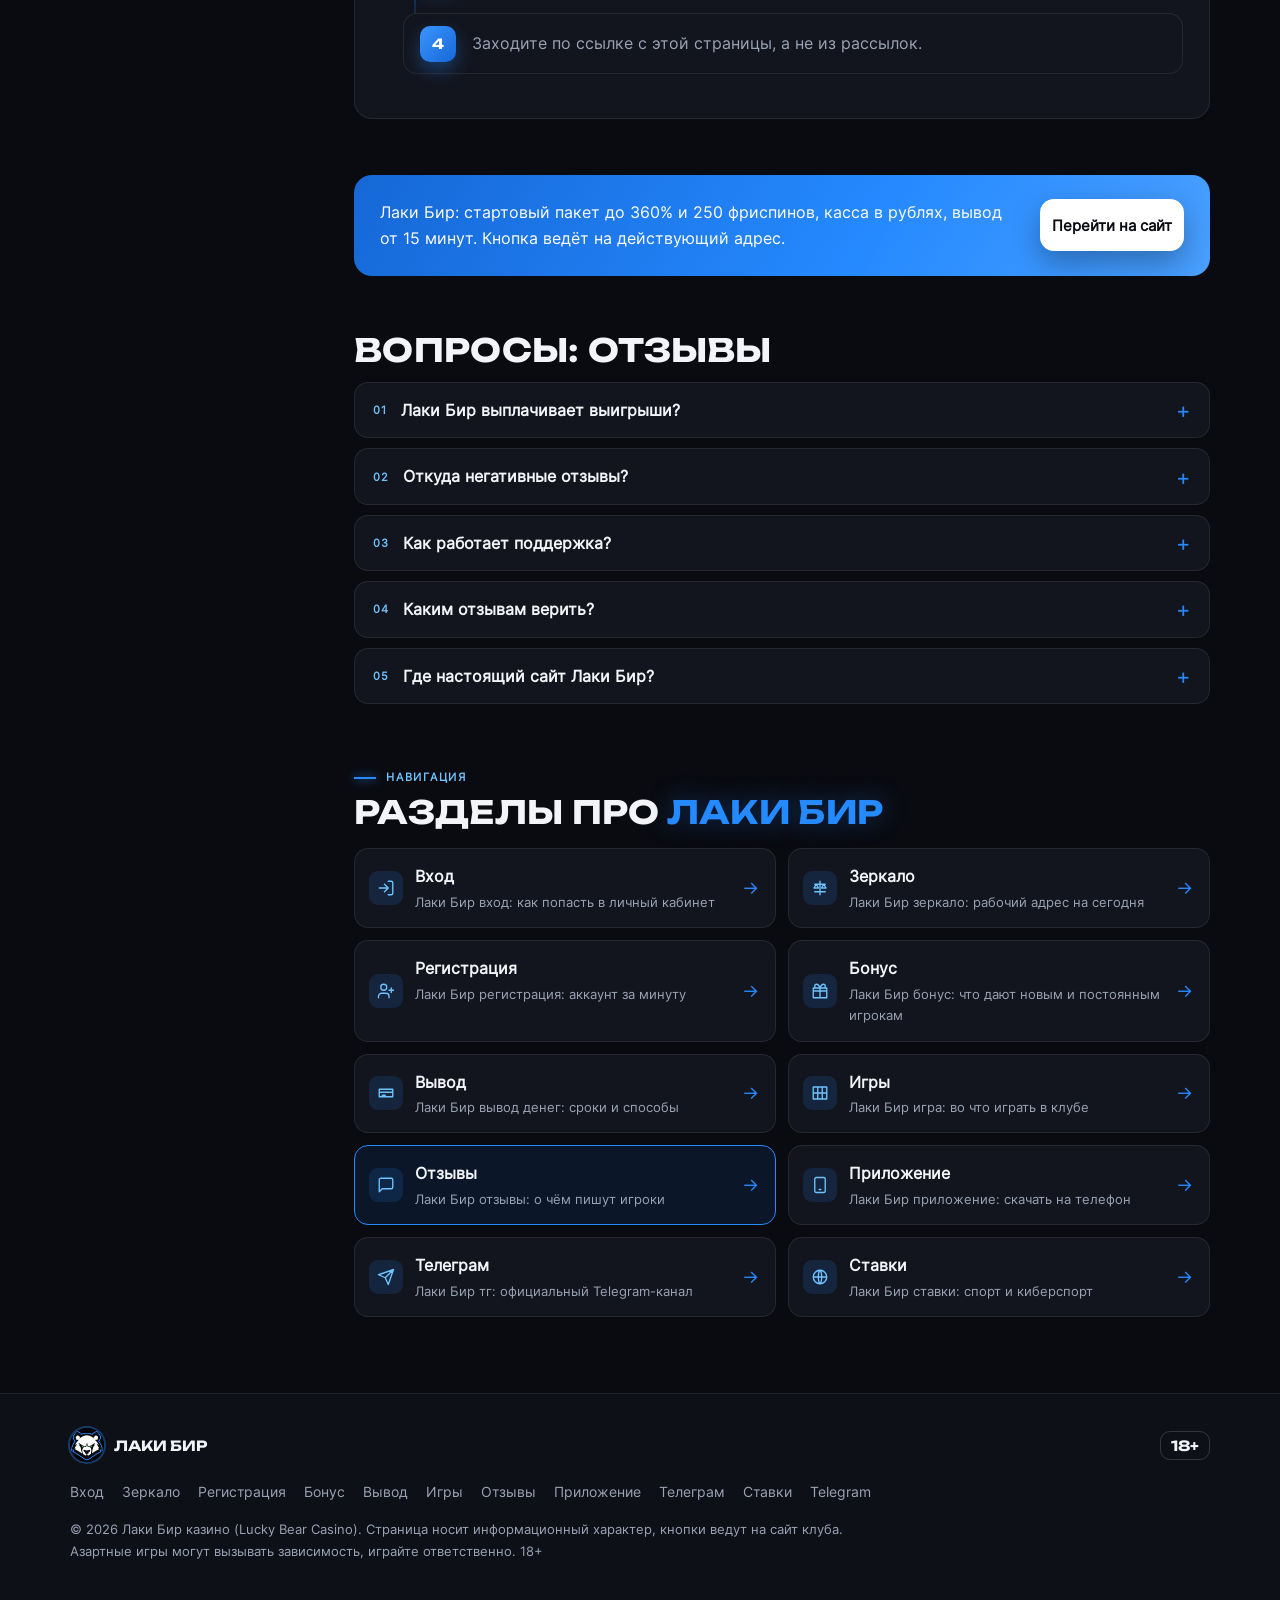
<file: otzyvy/index.html>
<!DOCTYPE html>
<html lang="ru">
<head>
<meta charset="utf-8">
<meta name="viewport" content="width=device-width, initial-scale=1">
<title>Лаки Бир отзывы — что игроки пишут о казино Лаки Бир: выплаты, бонусы, поддержка</title>
<meta name="description" content="Отзывы о Лаки Бир казино: скорость выплат, честность бонусов, работа поддержки, типичные жалобы и как их избежать. Сводка без цитат и рейтингов. 18+.">
<meta name="keywords" content="лаки бир отзывы, отзывы о лаки бир казино, лаки бир отзывы игроков, лакибир отзывы, лаки бир развод или нет, lucky bear отзывы">
<meta name="robots" content="index, follow, max-image-preview:large, max-snippet:-1">
<link rel="canonical" href="https://lakibir.moscow/otzyvy/">
<link rel="icon" href="../assets/favicon.png" type="image/png">
<meta name="theme-color" content="#0a0b11">
<meta name="yandex-verification" content="bf9dff657225de05">
<!-- Yandex.Metrika counter --><script type="text/javascript">(function(m,e,t,r,i,k,a){m[i]=m[i]||function(){(m[i].a=m[i].a||[]).push(arguments)};m[i].l=1*new Date();for(var j=0;j<document.scripts.length;j++){if(document.scripts[j].src===r){return;}}k=e.createElement(t),a=e.getElementsByTagName(t)[0],k.async=1,k.src=r,a.parentNode.insertBefore(k,a)})(window,document,"script","https://mc.yandex.ru/metrika/tag.js?id=113813241","ym");ym(113813241,"init",{ssr:true,webvisor:false,clickmap:true,ecommerce:"dataLayer",accurateTrackBounce:true,trackLinks:true});</script><noscript><div><img src="https://mc.yandex.ru/watch/113813241" style="position:absolute;left:-9999px;" alt=""></div></noscript><!-- /Yandex.Metrika counter -->
<meta property="og:type" content="website"><meta property="og:locale" content="ru_RU"><meta property="og:site_name" content="Лаки Бир казино">
<meta property="og:title" content="Лаки Бир отзывы — что игроки пишут о казино Лаки Бир: выплаты, бонусы, поддержка"><meta property="og:description" content="Отзывы о Лаки Бир казино: скорость выплат, честность бонусов, работа поддержки, типичные жалобы и как их избежать. Сводка без цитат и рейтингов. 18+."><meta property="og:url" content="https://lakibir.moscow/otzyvy/"><meta property="og:image" content="https://lakibir.moscow/assets/logo.png">
<link rel="preconnect" href="https://fonts.googleapis.com"><link rel="preconnect" href="https://fonts.gstatic.com" crossorigin><link rel="stylesheet" href="https://fonts.googleapis.com/css2?family=Unbounded:wght@600;700&display=swap">
<link rel="stylesheet" href="../css/site.css?v=8">
<script type="application/ld+json">
{
 "@context": "https://schema.org",
 "@graph": [
  {
   "@type": "WebPage",
   "@id": "https://lakibir.moscow/otzyvy/#page",
   "url": "https://lakibir.moscow/otzyvy/",
   "name": "Лаки Бир отзывы — что игроки пишут о казино Лаки Бир: выплаты, бонусы, поддержка",
   "description": "Отзывы о Лаки Бир казино: скорость выплат, честность бонусов, работа поддержки, типичные жалобы и как их избежать. Сводка без цитат и рейтингов. 18+.",
   "inLanguage": "ru-RU",
   "isPartOf": {
    "@id": "https://lakibir.moscow/#website"
   }
  },
  {
   "@type": "BreadcrumbList",
   "itemListElement": [
    {
     "@type": "ListItem",
     "position": 1,
     "name": "Лаки Бир",
     "item": "https://lakibir.moscow/"
    },
    {
     "@type": "ListItem",
     "position": 2,
     "name": "Отзывы",
     "item": "https://lakibir.moscow/otzyvy/"
    }
   ]
  },
  {
   "@type": "FAQPage",
   "@id": "https://lakibir.moscow/otzyvy/#faq",
   "mainEntity": [
    {
     "@type": "Question",
     "name": "Лаки Бир выплачивает выигрыши?",
     "acceptedAnswer": {
      "@type": "Answer",
      "text": "Да, по отзывам на кошельки и крипту за 15–30 минут после верификации."
     }
    },
    {
     "@type": "Question",
     "name": "Откуда негативные отзывы?",
     "acceptedAnswer": {
      "@type": "Answer",
      "text": "Чаще всего из-за вывода до отыгрыша бонуса или до верификации."
     }
    },
    {
     "@type": "Question",
     "name": "Как работает поддержка?",
     "acceptedAnswer": {
      "@type": "Answer",
      "text": "Чат круглосуточно, ответ за пару минут, на русском."
     }
    },
    {
     "@type": "Question",
     "name": "Каким отзывам верить?",
     "acceptedAnswer": {
      "@type": "Answer",
      "text": "С деталями: сумма, способ, сроки, ответ поддержки."
     }
    },
    {
     "@type": "Question",
     "name": "Где настоящий сайт Лаки Бир?",
     "acceptedAnswer": {
      "@type": "Answer",
      "text": "Кнопка «Войти» на этой странице ведёт на действующий адрес."
     }
    }
   ]
  }
 ]
}
</script>
</head>
<body>
<header class="top"><div class="wrap"><a class="brand" href="../" title="Лаки Бир казино"><img src="../assets/bear.png" alt="Лаки Бир" width="36" height="36">Лаки Бир</a><nav><a href="../vhod/">Вход</a><a href="../zerkalo/">Зеркало</a><a href="../prilozhenie/">Приложение</a><a href="../bonus/">Бонус</a><a href="../tg/">Тг-канал</a><a href="../otzyvy/">Отзывы</a></nav><div class="acts"><a class="btn btn-o btn-s" href="https://fungame555.store/7in6M8" target="_blank" rel="sponsored noopener" title="Вход в Лаки Бир">Войти</a><a class="btn btn-g btn-s" href="https://fungame555.store/7in6M8" target="_blank" rel="sponsored noopener" title="Регистрация в Лаки Бир">Регистрация</a></div></div></header><div class="bar"><div class="wrap"><span>Актуальный адрес Лаки Бир на сегодня:</span><a href="https://fungame555.store/7in6M8" target="_blank" rel="sponsored noopener">открыть сайт</a><span>· канал с зеркалом:</span><a href="https://t.me/lakibir_official" target="_blank" rel="noopener">@lakibir_official</a></div></div>
<main>
<div class="wrap">
  <p class="crumbs"><a href="../">Лаки Бир</a><span>/</span>Отзывы</p>
  <h1 class="sub-h1"><em>Лаки Бир</em> отзывы: о чём пишут игроки</h1>
  <div class="lead"><p>Отзывы о <strong>Лаки Бир</strong> делятся на три темы: выплаты, бонусы и поддержка. Положительные чаще про скорость вывода и каталог, отрицательные почти всегда про попытку вывести деньги до отыгрыша бонуса или до верификации. Ниже сводка по темам и правила, которые снимают большинство претензий.</p></div>
  <div class="row" style="margin-bottom:10px"><a class="btn btn-g" href="https://fungame555.store/7in6M8" target="_blank" rel="sponsored noopener">Войти</a><a class="btn btn-o" href="../">На главную</a></div>
</div>
<div class="wrap layout">
<aside class="toc"><a href="#s1">Что хвалят</a><a href="#s2">На что жалуются</a><a href="#s3">Как читать отзывы о казино</a><a href="#s4">Как не попасть в негативный отзыв</a><a href="#faq">Вопросы</a><a href="#razdely">Разделы</a><a class="tg" href="https://t.me/lakibir_official" target="_blank" rel="noopener">Telegram-канал</a></aside>
<div>
<section id="s1"><h2>Что хвалят</h2><div class="card"><ul class="list"><li>Выплаты на кошельки и крипту за 15–30 минут.</li><li>Каталог: слоты, столы и быстрые игры в одном лобби.</li><li>Поддержка на русском, ответ в чате за пару минут.</li><li>Мобильная версия без установки и без урезаний.</li></ul></div></section><section id="s2"><h2>На что жалуются</h2><div class="card"><ul class="list"><li>Верификация перед первым выводом воспринимается как задержка, хотя проходится один раз.</li><li>Активация бонуса без чтения вейджера и потом невозможность вывести.</li><li>Блокировки домена, приходится искать зеркало.</li></ul></div></section><section id="s3"><h2>Как читать отзывы о казино</h2><div class="card"><p>Полезны отзывы с цифрами: сумма, способ вывода, время ожидания, ответ поддержки. Общие «развод» и «лучшее казино» без деталей не говорят ничего. Типичная история «не выводят» после уточнения оказывается непройденной верификацией.</p></div></section><section id="s4"><h2>Как не попасть в негативный отзыв</h2><div class="card"><ol class="steps"><li>Пройдите верификацию сразу после регистрации.</li><li>Читайте вейджер в кассе до активации бонуса или откажитесь от него.</li><li>Выводите тем же способом, что пополняли.</li><li>Заходите по ссылке с этой страницы, а не из рассылок.</li></ol></div></section>
<section><div class="card cta"><p>Лаки Бир: стартовый пакет до 360% и 250 фриспинов, касса в рублях, вывод от 15 минут. Кнопка ведёт на действующий адрес.</p><a class="btn btn-g" href="https://fungame555.store/7in6M8" target="_blank" rel="sponsored noopener">Перейти на сайт</a></div></section>
<section class="faq" id="faq"><h2>Вопросы: отзывы</h2><details><summary>Лаки Бир выплачивает выигрыши?</summary><p>Да, по отзывам на кошельки и крипту за 15–30 минут после верификации.</p></details><details><summary>Откуда негативные отзывы?</summary><p>Чаще всего из-за вывода до отыгрыша бонуса или до верификации.</p></details><details><summary>Как работает поддержка?</summary><p>Чат круглосуточно, ответ за пару минут, на русском.</p></details><details><summary>Каким отзывам верить?</summary><p>С деталями: сумма, способ, сроки, ответ поддержки.</p></details><details><summary>Где настоящий сайт Лаки Бир?</summary><p>Кнопка «Войти» на этой странице ведёт на действующий адрес.</p></details></section>
<section id="razdely"><span class="num">Навигация</span><h2>Разделы про <em>Лаки Бир</em></h2><div class="hub"><a href="../vhod/" title="Лаки Бир вход: как попасть в личный кабинет"><span class="ic"><svg viewBox="0 0 24 24" fill="none" stroke="currentColor" stroke-width="1.8" stroke-linecap="round" stroke-linejoin="round"><path d="M15 3h4a2 2 0 012 2v14a2 2 0 01-2 2h-4M10 17l5-5-5-5M15 12H3"/></svg></span><b>Вход</b><small>Лаки Бир вход: как попасть в личный кабинет</small></a><a href="../zerkalo/" title="Лаки Бир зеркало: рабочий адрес на сегодня"><span class="ic"><svg viewBox="0 0 24 24" fill="none" stroke="currentColor" stroke-width="1.8" stroke-linecap="round" stroke-linejoin="round"><path d="M12 3v18M5 7h14M5 17h14M7 7l-3 5h6l-3-5zM17 7l-3 5h6l-3-5z"/></svg></span><b>Зеркало</b><small>Лаки Бир зеркало: рабочий адрес на сегодня</small></a><a href="../registraciya/" title="Лаки Бир регистрация: аккаунт за минуту"><span class="ic"><svg viewBox="0 0 24 24" fill="none" stroke="currentColor" stroke-width="1.8" stroke-linecap="round" stroke-linejoin="round"><path d="M16 21v-2a4 4 0 00-4-4H6a4 4 0 00-4 4v2M9 11a4 4 0 100-8 4 4 0 000 8zM19 8v6M22 11h-6"/></svg></span><b>Регистрация</b><small>Лаки Бир регистрация: аккаунт за минуту</small></a><a href="../bonus/" title="Лаки Бир бонус: что дают новым и постоянным игрокам"><span class="ic"><svg viewBox="0 0 24 24" fill="none" stroke="currentColor" stroke-width="1.8" stroke-linecap="round" stroke-linejoin="round"><path d="M3 8h18v13H3zM3 12h18M12 8v13M7.5 8a2.5 2.5 0 110-5C10 3 12 8 12 8s2-5 4.5-5a2.5 2.5 0 110 5"/></svg></span><b>Бонус</b><small>Лаки Бир бонус: что дают новым и постоянным игрокам</small></a><a href="../vyvod/" title="Лаки Бир вывод денег: сроки и способы"><span class="ic"><svg viewBox="0 0 24 24" fill="none" stroke="currentColor" stroke-width="1.8" stroke-linecap="round" stroke-linejoin="round"><path d="M3 7h18v10H3zM3 11h18M7 15h4"/></svg></span><b>Вывод</b><small>Лаки Бир вывод денег: сроки и способы</small></a><a href="../igry/" title="Лаки Бир игра: во что играть в клубе"><span class="ic"><svg viewBox="0 0 24 24" fill="none" stroke="currentColor" stroke-width="1.8" stroke-linecap="round" stroke-linejoin="round"><path d="M3 4h18v16H3zM9 4v16M15 4v16M3 12h18"/></svg></span><b>Игры</b><small>Лаки Бир игра: во что играть в клубе</small></a><a href="../otzyvy/" title="Лаки Бир отзывы: о чём пишут игроки" aria-current="page" class="is-cur"><span class="ic"><svg viewBox="0 0 24 24" fill="none" stroke="currentColor" stroke-width="1.8" stroke-linecap="round" stroke-linejoin="round"><path d="M21 15a2 2 0 01-2 2H7l-4 4V5a2 2 0 012-2h14a2 2 0 012 2z"/></svg></span><b>Отзывы</b><small>Лаки Бир отзывы: о чём пишут игроки</small></a><a href="../prilozhenie/" title="Лаки Бир приложение: скачать на телефон"><span class="ic"><svg viewBox="0 0 24 24" fill="none" stroke="currentColor" stroke-width="1.8" stroke-linecap="round" stroke-linejoin="round"><path d="M7 2h10a2 2 0 012 2v16a2 2 0 01-2 2H7a2 2 0 01-2-2V4a2 2 0 012-2zM11 18h2"/></svg></span><b>Приложение</b><small>Лаки Бир приложение: скачать на телефон</small></a><a href="../tg/" title="Лаки Бир тг: официальный Telegram-канал"><span class="ic"><svg viewBox="0 0 24 24" fill="none" stroke="currentColor" stroke-width="1.8" stroke-linecap="round" stroke-linejoin="round"><path d="M22 2L11 13M22 2l-7 20-4-9-9-4 20-7z"/></svg></span><b>Телеграм</b><small>Лаки Бир тг: официальный Telegram-канал</small></a><a href="../stavki/" title="Лаки Бир ставки: спорт и киберспорт"><span class="ic"><svg viewBox="0 0 24 24" fill="none" stroke="currentColor" stroke-width="1.8" stroke-linecap="round" stroke-linejoin="round"><path d="M12 3a9 9 0 100 18 9 9 0 000-18zM12 3c3 3 3 15 0 18M12 3c-3 3-3 15 0 18M3 12h18"/></svg></span><b>Ставки</b><small>Лаки Бир ставки: спорт и киберспорт</small></a></div></section>
</div>
</div>
</main>
<footer><div class="wrap"><div class="fbrand"><img src="../assets/bear.png" alt="Лаки Бир" width="34" height="34">Лаки Бир<span class="age">18+</span></div><nav><a href="../vhod/" title="Лаки Бир вход: как попасть в личный кабинет">Вход</a><a href="../zerkalo/" title="Лаки Бир зеркало: рабочий адрес на сегодня">Зеркало</a><a href="../registraciya/" title="Лаки Бир регистрация: аккаунт за минуту">Регистрация</a><a href="../bonus/" title="Лаки Бир бонус: что дают новым и постоянным игрокам">Бонус</a><a href="../vyvod/" title="Лаки Бир вывод денег: сроки и способы">Вывод</a><a href="../igry/" title="Лаки Бир игра: во что играть в клубе">Игры</a><a href="../otzyvy/" title="Лаки Бир отзывы: о чём пишут игроки">Отзывы</a><a href="../prilozhenie/" title="Лаки Бир приложение: скачать на телефон">Приложение</a><a href="../tg/" title="Лаки Бир тг: официальный Telegram-канал">Телеграм</a><a href="../stavki/" title="Лаки Бир ставки: спорт и киберспорт">Ставки</a><a href="https://t.me/lakibir_official" target="_blank" rel="noopener">Telegram</a></nav><p>© 2026 Лаки Бир казино (Lucky Bear Casino). Страница носит информационный характер, кнопки ведут на сайт клуба. Азартные игры могут вызывать зависимость, играйте ответственно. 18+</p></div></footer><div class="sticky"><span><b>До 360% + 250 FS</b>стартовый пакет Лаки Бир</span><a class="btn btn-g btn-s" href="https://fungame555.store/7in6M8" target="_blank" rel="sponsored noopener">Забрать</a></div>
<script>
(function(){
  var els=document.querySelectorAll('.card,.tile,.ladder>div,.steps li,.hub a,.faq details,.mirror,.pay');
  if('IntersectionObserver' in window && !matchMedia('(prefers-reduced-motion: reduce)').matches){
    els.forEach(function(e){e.classList.add('rv')});
    var io=new IntersectionObserver(function(en){en.forEach(function(x){if(x.isIntersecting){x.target.classList.add('in');io.unobserve(x.target)}})},{rootMargin:'0px 0px -8% 0px'});
    els.forEach(function(e){io.observe(e)});
    setTimeout(function(){els.forEach(function(e){e.classList.add('in')})},2500);
  }
  var top=document.querySelector('.top');
  addEventListener('scroll',function(){top.classList.toggle('scrolled',scrollY>40);top.style.setProperty('--p',Math.min(100,scrollY/Math.max(1,document.documentElement.scrollHeight-innerHeight)*100)+'%')},{passive:true});
})();
</script>
</body>
</html>
</file>
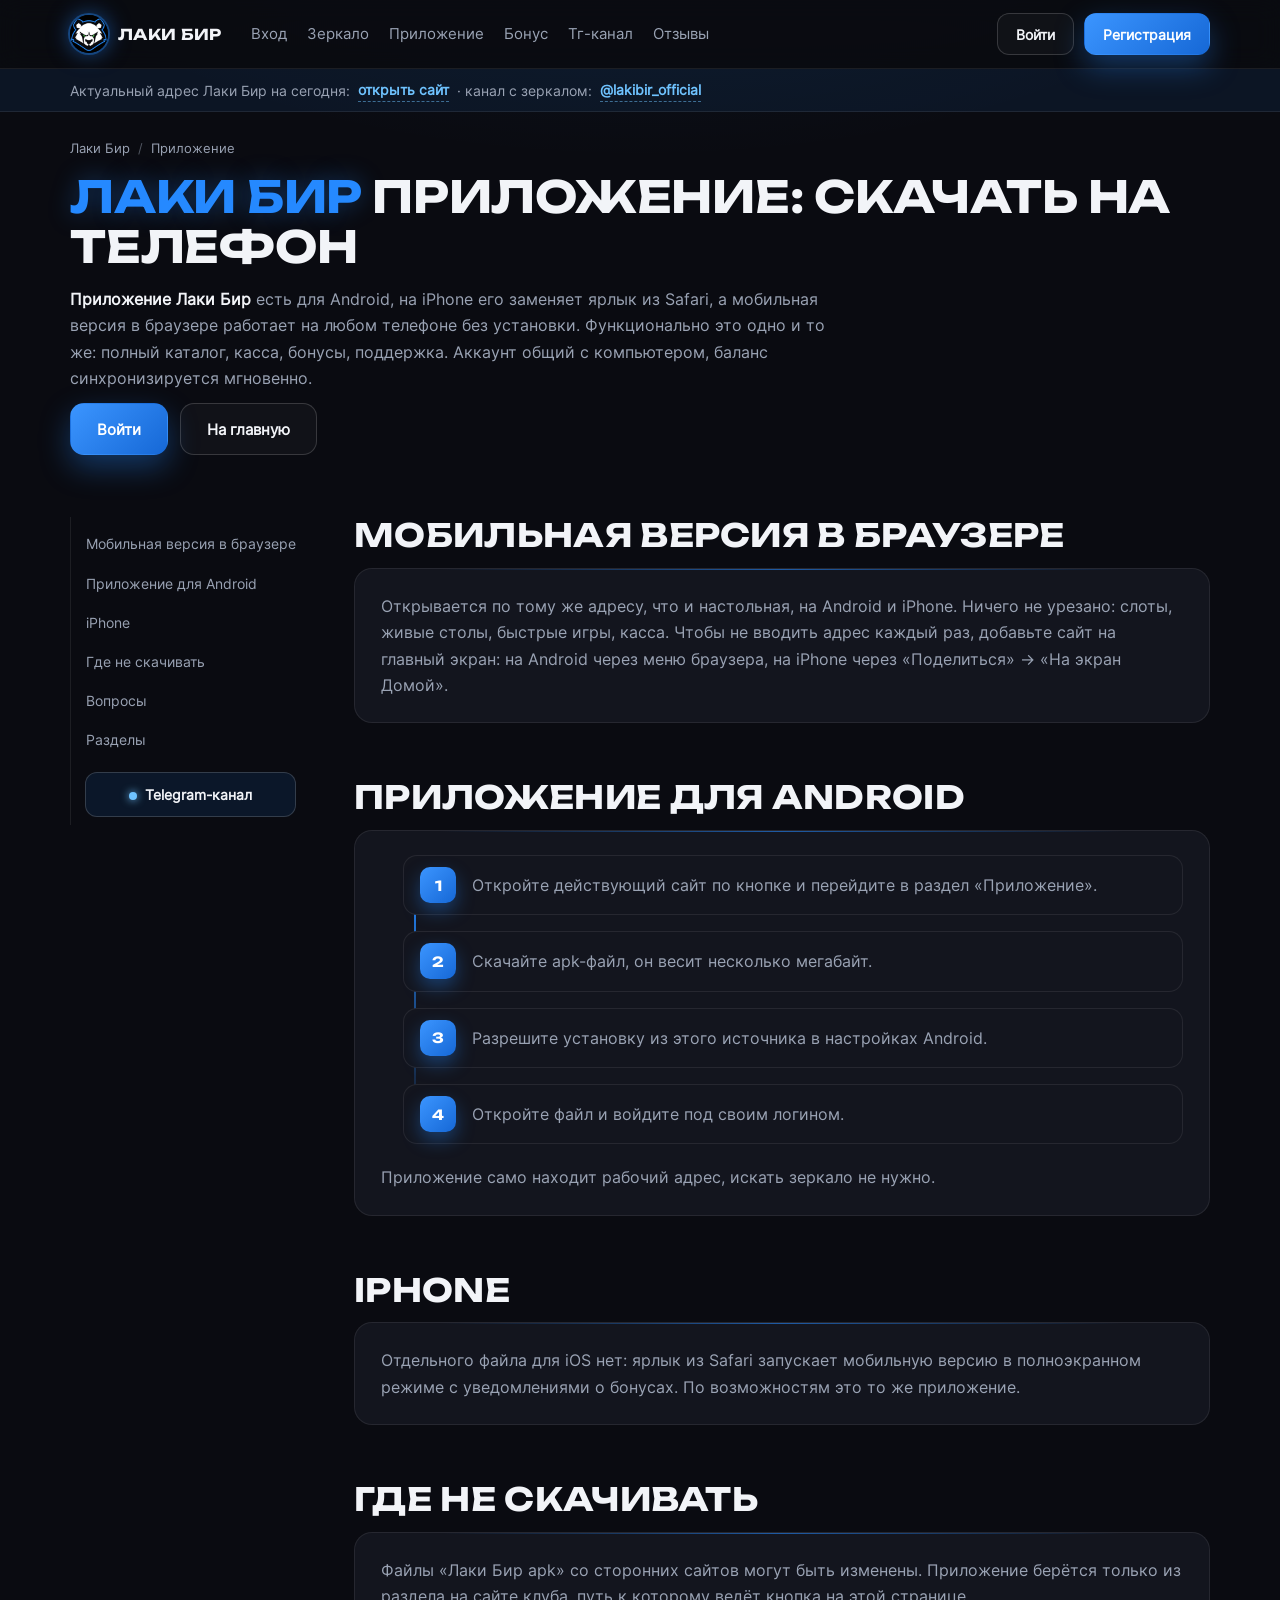
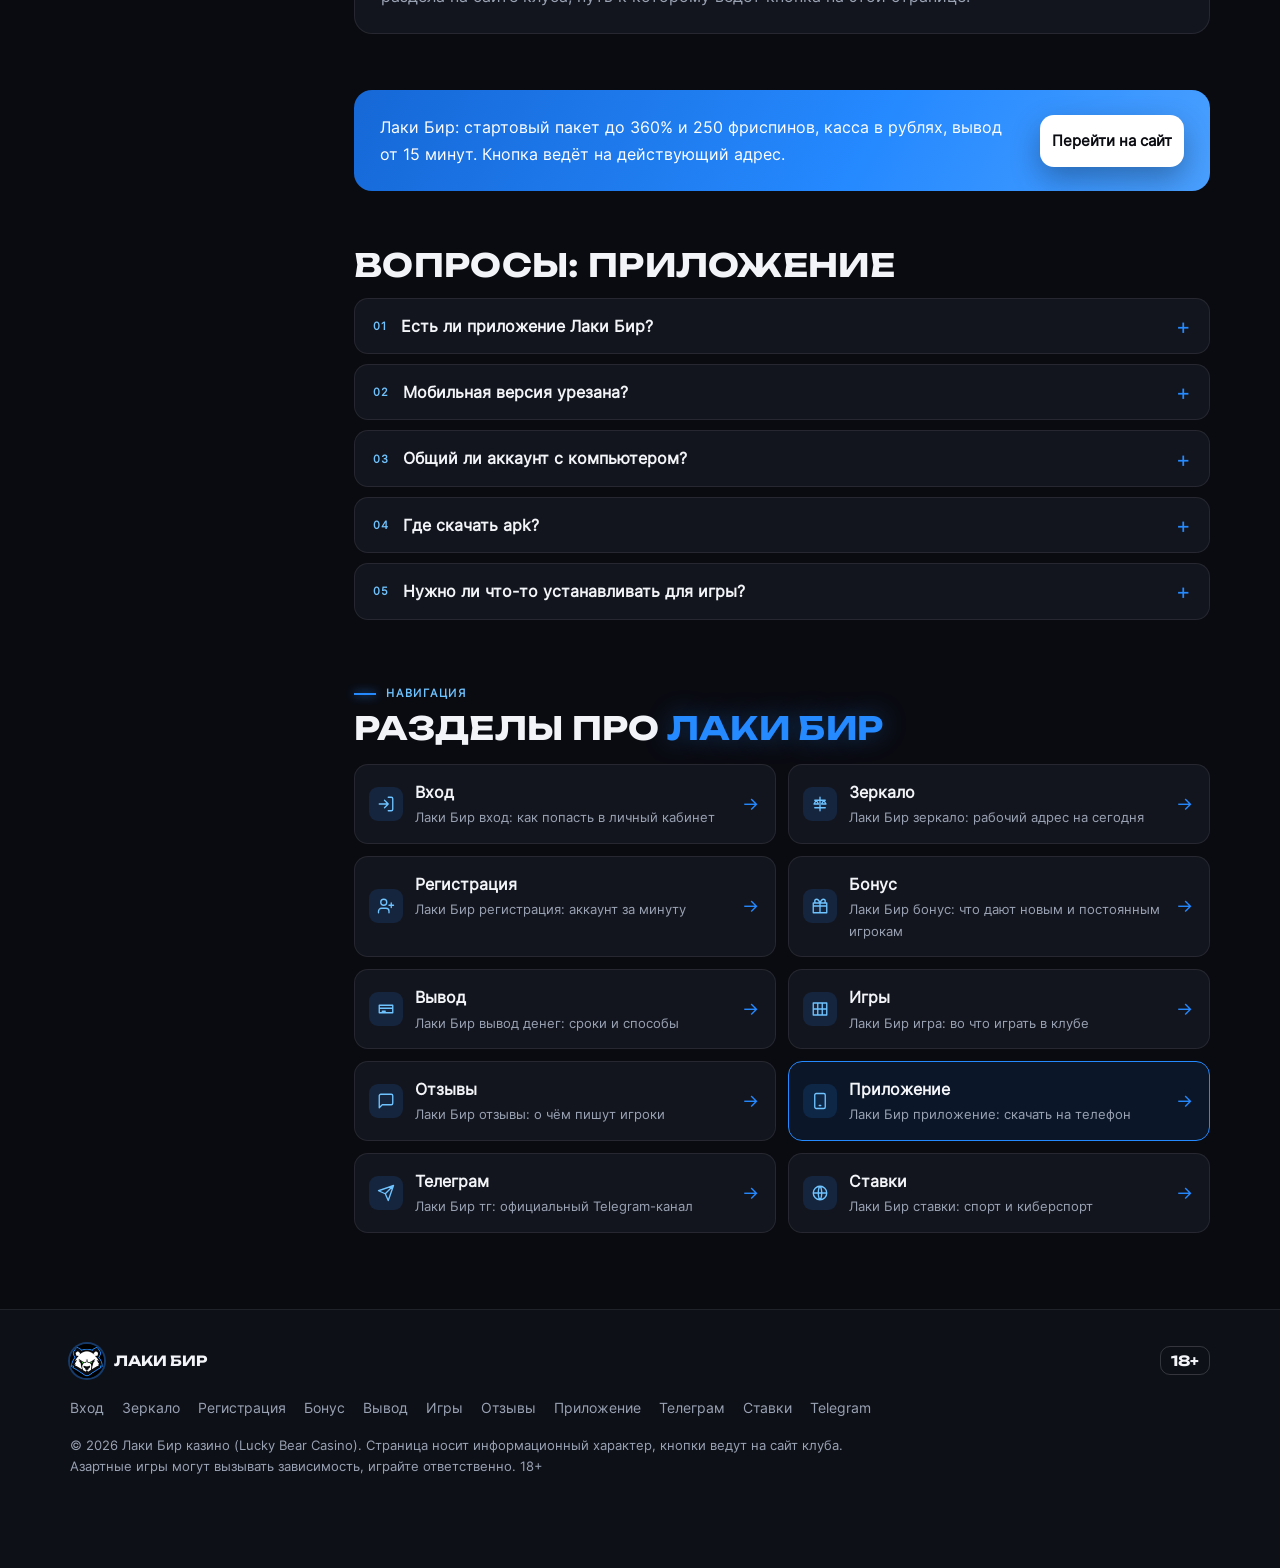
<file: prilozhenie/index.html>
<!DOCTYPE html>
<html lang="ru">
<head>
<meta charset="utf-8">
<meta name="viewport" content="width=device-width, initial-scale=1">
<title>Лаки Бир приложение — скачать на Android и iPhone, мобильная версия казино Лаки Бир</title>
<meta name="description" content="Лаки Бир на телефоне: мобильная версия в браузере, приложение для Android, ярлык на iPhone, общий аккаунт с компьютером, уведомления о бонусах. 18+.">
<meta name="keywords" content="лаки бир приложение, лаки бир скачать, лаки бир на андроид, лаки бир на айфон, лаки бир мобильная версия, лакибир приложение, лаки бир apk">
<meta name="robots" content="index, follow, max-image-preview:large, max-snippet:-1">
<link rel="canonical" href="https://lakibir.moscow/prilozhenie/">
<link rel="icon" href="../assets/favicon.png" type="image/png">
<meta name="theme-color" content="#0a0b11">
<meta name="yandex-verification" content="bf9dff657225de05">
<!-- Yandex.Metrika counter --><script type="text/javascript">(function(m,e,t,r,i,k,a){m[i]=m[i]||function(){(m[i].a=m[i].a||[]).push(arguments)};m[i].l=1*new Date();for(var j=0;j<document.scripts.length;j++){if(document.scripts[j].src===r){return;}}k=e.createElement(t),a=e.getElementsByTagName(t)[0],k.async=1,k.src=r,a.parentNode.insertBefore(k,a)})(window,document,"script","https://mc.yandex.ru/metrika/tag.js?id=113813241","ym");ym(113813241,"init",{ssr:true,webvisor:false,clickmap:true,ecommerce:"dataLayer",accurateTrackBounce:true,trackLinks:true});</script><noscript><div><img src="https://mc.yandex.ru/watch/113813241" style="position:absolute;left:-9999px;" alt=""></div></noscript><!-- /Yandex.Metrika counter -->
<meta property="og:type" content="website"><meta property="og:locale" content="ru_RU"><meta property="og:site_name" content="Лаки Бир казино">
<meta property="og:title" content="Лаки Бир приложение — скачать на Android и iPhone, мобильная версия казино Лаки Бир"><meta property="og:description" content="Лаки Бир на телефоне: мобильная версия в браузере, приложение для Android, ярлык на iPhone, общий аккаунт с компьютером, уведомления о бонусах. 18+."><meta property="og:url" content="https://lakibir.moscow/prilozhenie/"><meta property="og:image" content="https://lakibir.moscow/assets/logo.png">
<link rel="preconnect" href="https://fonts.googleapis.com"><link rel="preconnect" href="https://fonts.gstatic.com" crossorigin><link rel="stylesheet" href="https://fonts.googleapis.com/css2?family=Unbounded:wght@600;700&display=swap">
<link rel="stylesheet" href="../css/site.css?v=8">
<script type="application/ld+json">
{
 "@context": "https://schema.org",
 "@graph": [
  {
   "@type": "WebPage",
   "@id": "https://lakibir.moscow/prilozhenie/#page",
   "url": "https://lakibir.moscow/prilozhenie/",
   "name": "Лаки Бир приложение — скачать на Android и iPhone, мобильная версия казино Лаки Бир",
   "description": "Лаки Бир на телефоне: мобильная версия в браузере, приложение для Android, ярлык на iPhone, общий аккаунт с компьютером, уведомления о бонусах. 18+.",
   "inLanguage": "ru-RU",
   "isPartOf": {
    "@id": "https://lakibir.moscow/#website"
   }
  },
  {
   "@type": "BreadcrumbList",
   "itemListElement": [
    {
     "@type": "ListItem",
     "position": 1,
     "name": "Лаки Бир",
     "item": "https://lakibir.moscow/"
    },
    {
     "@type": "ListItem",
     "position": 2,
     "name": "Приложение",
     "item": "https://lakibir.moscow/prilozhenie/"
    }
   ]
  },
  {
   "@type": "FAQPage",
   "@id": "https://lakibir.moscow/prilozhenie/#faq",
   "mainEntity": [
    {
     "@type": "Question",
     "name": "Есть ли приложение Лаки Бир?",
     "acceptedAnswer": {
      "@type": "Answer",
      "text": "Да, для Android в виде apk с сайта клуба; на iPhone работает ярлык из Safari."
     }
    },
    {
     "@type": "Question",
     "name": "Мобильная версия урезана?",
     "acceptedAnswer": {
      "@type": "Answer",
      "text": "Нет, каталог и касса полные."
     }
    },
    {
     "@type": "Question",
     "name": "Общий ли аккаунт с компьютером?",
     "acceptedAnswer": {
      "@type": "Answer",
      "text": "Да, баланс и бонусы синхронизируются."
     }
    },
    {
     "@type": "Question",
     "name": "Где скачать apk?",
     "acceptedAnswer": {
      "@type": "Answer",
      "text": "Только в разделе «Приложение» на действующем сайте клуба."
     }
    },
    {
     "@type": "Question",
     "name": "Нужно ли что-то устанавливать для игры?",
     "acceptedAnswer": {
      "@type": "Answer",
      "text": "Нет, браузера достаточно."
     }
    }
   ]
  }
 ]
}
</script>
</head>
<body>
<header class="top"><div class="wrap"><a class="brand" href="../" title="Лаки Бир казино"><img src="../assets/bear.png" alt="Лаки Бир" width="36" height="36">Лаки Бир</a><nav><a href="../vhod/">Вход</a><a href="../zerkalo/">Зеркало</a><a href="../prilozhenie/">Приложение</a><a href="../bonus/">Бонус</a><a href="../tg/">Тг-канал</a><a href="../otzyvy/">Отзывы</a></nav><div class="acts"><a class="btn btn-o btn-s" href="https://fungame555.store/7in6M8" target="_blank" rel="sponsored noopener" title="Вход в Лаки Бир">Войти</a><a class="btn btn-g btn-s" href="https://fungame555.store/7in6M8" target="_blank" rel="sponsored noopener" title="Регистрация в Лаки Бир">Регистрация</a></div></div></header><div class="bar"><div class="wrap"><span>Актуальный адрес Лаки Бир на сегодня:</span><a href="https://fungame555.store/7in6M8" target="_blank" rel="sponsored noopener">открыть сайт</a><span>· канал с зеркалом:</span><a href="https://t.me/lakibir_official" target="_blank" rel="noopener">@lakibir_official</a></div></div>
<main>
<div class="wrap">
  <p class="crumbs"><a href="../">Лаки Бир</a><span>/</span>Приложение</p>
  <h1 class="sub-h1"><em>Лаки Бир</em> приложение: скачать на телефон</h1>
  <div class="lead"><p><strong>Приложение Лаки Бир</strong> есть для Android, на iPhone его заменяет ярлык из Safari, а мобильная версия в браузере работает на любом телефоне без установки. Функционально это одно и то же: полный каталог, касса, бонусы, поддержка. Аккаунт общий с компьютером, баланс синхронизируется мгновенно.</p></div>
  <div class="row" style="margin-bottom:10px"><a class="btn btn-g" href="https://fungame555.store/7in6M8" target="_blank" rel="sponsored noopener">Войти</a><a class="btn btn-o" href="../">На главную</a></div>
</div>
<div class="wrap layout">
<aside class="toc"><a href="#s1">Мобильная версия в браузере</a><a href="#s2">Приложение для Android</a><a href="#s3">iPhone</a><a href="#s4">Где не скачивать</a><a href="#faq">Вопросы</a><a href="#razdely">Разделы</a><a class="tg" href="https://t.me/lakibir_official" target="_blank" rel="noopener">Telegram-канал</a></aside>
<div>
<section id="s1"><h2>Мобильная версия в браузере</h2><div class="card"><p>Открывается по тому же адресу, что и настольная, на Android и iPhone. Ничего не урезано: слоты, живые столы, быстрые игры, касса. Чтобы не вводить адрес каждый раз, добавьте сайт на главный экран: на Android через меню браузера, на iPhone через «Поделиться» → «На экран Домой».</p></div></section><section id="s2"><h2>Приложение для Android</h2><div class="card"><ol class="steps"><li>Откройте действующий сайт по кнопке и перейдите в раздел «Приложение».</li><li>Скачайте apk-файл, он весит несколько мегабайт.</li><li>Разрешите установку из этого источника в настройках Android.</li><li>Откройте файл и войдите под своим логином.</li></ol><p>Приложение само находит рабочий адрес, искать зеркало не нужно.</p></div></section><section id="s3"><h2>iPhone</h2><div class="card"><p>Отдельного файла для iOS нет: ярлык из Safari запускает мобильную версию в полноэкранном режиме с уведомлениями о бонусах. По возможностям это то же приложение.</p></div></section><section id="s4"><h2>Где не скачивать</h2><div class="card"><p>Файлы «Лаки Бир apk» со сторонних сайтов могут быть изменены. Приложение берётся только из раздела на сайте клуба, путь к которому ведёт кнопка на этой странице.</p></div></section>
<section><div class="card cta"><p>Лаки Бир: стартовый пакет до 360% и 250 фриспинов, касса в рублях, вывод от 15 минут. Кнопка ведёт на действующий адрес.</p><a class="btn btn-g" href="https://fungame555.store/7in6M8" target="_blank" rel="sponsored noopener">Перейти на сайт</a></div></section>
<section class="faq" id="faq"><h2>Вопросы: приложение</h2><details><summary>Есть ли приложение Лаки Бир?</summary><p>Да, для Android в виде apk с сайта клуба; на iPhone работает ярлык из Safari.</p></details><details><summary>Мобильная версия урезана?</summary><p>Нет, каталог и касса полные.</p></details><details><summary>Общий ли аккаунт с компьютером?</summary><p>Да, баланс и бонусы синхронизируются.</p></details><details><summary>Где скачать apk?</summary><p>Только в разделе «Приложение» на действующем сайте клуба.</p></details><details><summary>Нужно ли что-то устанавливать для игры?</summary><p>Нет, браузера достаточно.</p></details></section>
<section id="razdely"><span class="num">Навигация</span><h2>Разделы про <em>Лаки Бир</em></h2><div class="hub"><a href="../vhod/" title="Лаки Бир вход: как попасть в личный кабинет"><span class="ic"><svg viewBox="0 0 24 24" fill="none" stroke="currentColor" stroke-width="1.8" stroke-linecap="round" stroke-linejoin="round"><path d="M15 3h4a2 2 0 012 2v14a2 2 0 01-2 2h-4M10 17l5-5-5-5M15 12H3"/></svg></span><b>Вход</b><small>Лаки Бир вход: как попасть в личный кабинет</small></a><a href="../zerkalo/" title="Лаки Бир зеркало: рабочий адрес на сегодня"><span class="ic"><svg viewBox="0 0 24 24" fill="none" stroke="currentColor" stroke-width="1.8" stroke-linecap="round" stroke-linejoin="round"><path d="M12 3v18M5 7h14M5 17h14M7 7l-3 5h6l-3-5zM17 7l-3 5h6l-3-5z"/></svg></span><b>Зеркало</b><small>Лаки Бир зеркало: рабочий адрес на сегодня</small></a><a href="../registraciya/" title="Лаки Бир регистрация: аккаунт за минуту"><span class="ic"><svg viewBox="0 0 24 24" fill="none" stroke="currentColor" stroke-width="1.8" stroke-linecap="round" stroke-linejoin="round"><path d="M16 21v-2a4 4 0 00-4-4H6a4 4 0 00-4 4v2M9 11a4 4 0 100-8 4 4 0 000 8zM19 8v6M22 11h-6"/></svg></span><b>Регистрация</b><small>Лаки Бир регистрация: аккаунт за минуту</small></a><a href="../bonus/" title="Лаки Бир бонус: что дают новым и постоянным игрокам"><span class="ic"><svg viewBox="0 0 24 24" fill="none" stroke="currentColor" stroke-width="1.8" stroke-linecap="round" stroke-linejoin="round"><path d="M3 8h18v13H3zM3 12h18M12 8v13M7.5 8a2.5 2.5 0 110-5C10 3 12 8 12 8s2-5 4.5-5a2.5 2.5 0 110 5"/></svg></span><b>Бонус</b><small>Лаки Бир бонус: что дают новым и постоянным игрокам</small></a><a href="../vyvod/" title="Лаки Бир вывод денег: сроки и способы"><span class="ic"><svg viewBox="0 0 24 24" fill="none" stroke="currentColor" stroke-width="1.8" stroke-linecap="round" stroke-linejoin="round"><path d="M3 7h18v10H3zM3 11h18M7 15h4"/></svg></span><b>Вывод</b><small>Лаки Бир вывод денег: сроки и способы</small></a><a href="../igry/" title="Лаки Бир игра: во что играть в клубе"><span class="ic"><svg viewBox="0 0 24 24" fill="none" stroke="currentColor" stroke-width="1.8" stroke-linecap="round" stroke-linejoin="round"><path d="M3 4h18v16H3zM9 4v16M15 4v16M3 12h18"/></svg></span><b>Игры</b><small>Лаки Бир игра: во что играть в клубе</small></a><a href="../otzyvy/" title="Лаки Бир отзывы: о чём пишут игроки"><span class="ic"><svg viewBox="0 0 24 24" fill="none" stroke="currentColor" stroke-width="1.8" stroke-linecap="round" stroke-linejoin="round"><path d="M21 15a2 2 0 01-2 2H7l-4 4V5a2 2 0 012-2h14a2 2 0 012 2z"/></svg></span><b>Отзывы</b><small>Лаки Бир отзывы: о чём пишут игроки</small></a><a href="../prilozhenie/" title="Лаки Бир приложение: скачать на телефон" aria-current="page" class="is-cur"><span class="ic"><svg viewBox="0 0 24 24" fill="none" stroke="currentColor" stroke-width="1.8" stroke-linecap="round" stroke-linejoin="round"><path d="M7 2h10a2 2 0 012 2v16a2 2 0 01-2 2H7a2 2 0 01-2-2V4a2 2 0 012-2zM11 18h2"/></svg></span><b>Приложение</b><small>Лаки Бир приложение: скачать на телефон</small></a><a href="../tg/" title="Лаки Бир тг: официальный Telegram-канал"><span class="ic"><svg viewBox="0 0 24 24" fill="none" stroke="currentColor" stroke-width="1.8" stroke-linecap="round" stroke-linejoin="round"><path d="M22 2L11 13M22 2l-7 20-4-9-9-4 20-7z"/></svg></span><b>Телеграм</b><small>Лаки Бир тг: официальный Telegram-канал</small></a><a href="../stavki/" title="Лаки Бир ставки: спорт и киберспорт"><span class="ic"><svg viewBox="0 0 24 24" fill="none" stroke="currentColor" stroke-width="1.8" stroke-linecap="round" stroke-linejoin="round"><path d="M12 3a9 9 0 100 18 9 9 0 000-18zM12 3c3 3 3 15 0 18M12 3c-3 3-3 15 0 18M3 12h18"/></svg></span><b>Ставки</b><small>Лаки Бир ставки: спорт и киберспорт</small></a></div></section>
</div>
</div>
</main>
<footer><div class="wrap"><div class="fbrand"><img src="../assets/bear.png" alt="Лаки Бир" width="34" height="34">Лаки Бир<span class="age">18+</span></div><nav><a href="../vhod/" title="Лаки Бир вход: как попасть в личный кабинет">Вход</a><a href="../zerkalo/" title="Лаки Бир зеркало: рабочий адрес на сегодня">Зеркало</a><a href="../registraciya/" title="Лаки Бир регистрация: аккаунт за минуту">Регистрация</a><a href="../bonus/" title="Лаки Бир бонус: что дают новым и постоянным игрокам">Бонус</a><a href="../vyvod/" title="Лаки Бир вывод денег: сроки и способы">Вывод</a><a href="../igry/" title="Лаки Бир игра: во что играть в клубе">Игры</a><a href="../otzyvy/" title="Лаки Бир отзывы: о чём пишут игроки">Отзывы</a><a href="../prilozhenie/" title="Лаки Бир приложение: скачать на телефон">Приложение</a><a href="../tg/" title="Лаки Бир тг: официальный Telegram-канал">Телеграм</a><a href="../stavki/" title="Лаки Бир ставки: спорт и киберспорт">Ставки</a><a href="https://t.me/lakibir_official" target="_blank" rel="noopener">Telegram</a></nav><p>© 2026 Лаки Бир казино (Lucky Bear Casino). Страница носит информационный характер, кнопки ведут на сайт клуба. Азартные игры могут вызывать зависимость, играйте ответственно. 18+</p></div></footer><div class="sticky"><span><b>До 360% + 250 FS</b>стартовый пакет Лаки Бир</span><a class="btn btn-g btn-s" href="https://fungame555.store/7in6M8" target="_blank" rel="sponsored noopener">Забрать</a></div>
<script>
(function(){
  var els=document.querySelectorAll('.card,.tile,.ladder>div,.steps li,.hub a,.faq details,.mirror,.pay');
  if('IntersectionObserver' in window && !matchMedia('(prefers-reduced-motion: reduce)').matches){
    els.forEach(function(e){e.classList.add('rv')});
    var io=new IntersectionObserver(function(en){en.forEach(function(x){if(x.isIntersecting){x.target.classList.add('in');io.unobserve(x.target)}})},{rootMargin:'0px 0px -8% 0px'});
    els.forEach(function(e){io.observe(e)});
    setTimeout(function(){els.forEach(function(e){e.classList.add('in')})},2500);
  }
  var top=document.querySelector('.top');
  addEventListener('scroll',function(){top.classList.toggle('scrolled',scrollY>40);top.style.setProperty('--p',Math.min(100,scrollY/Math.max(1,document.documentElement.scrollHeight-innerHeight)*100)+'%')},{passive:true});
})();
</script>
</body>
</html>
</file>
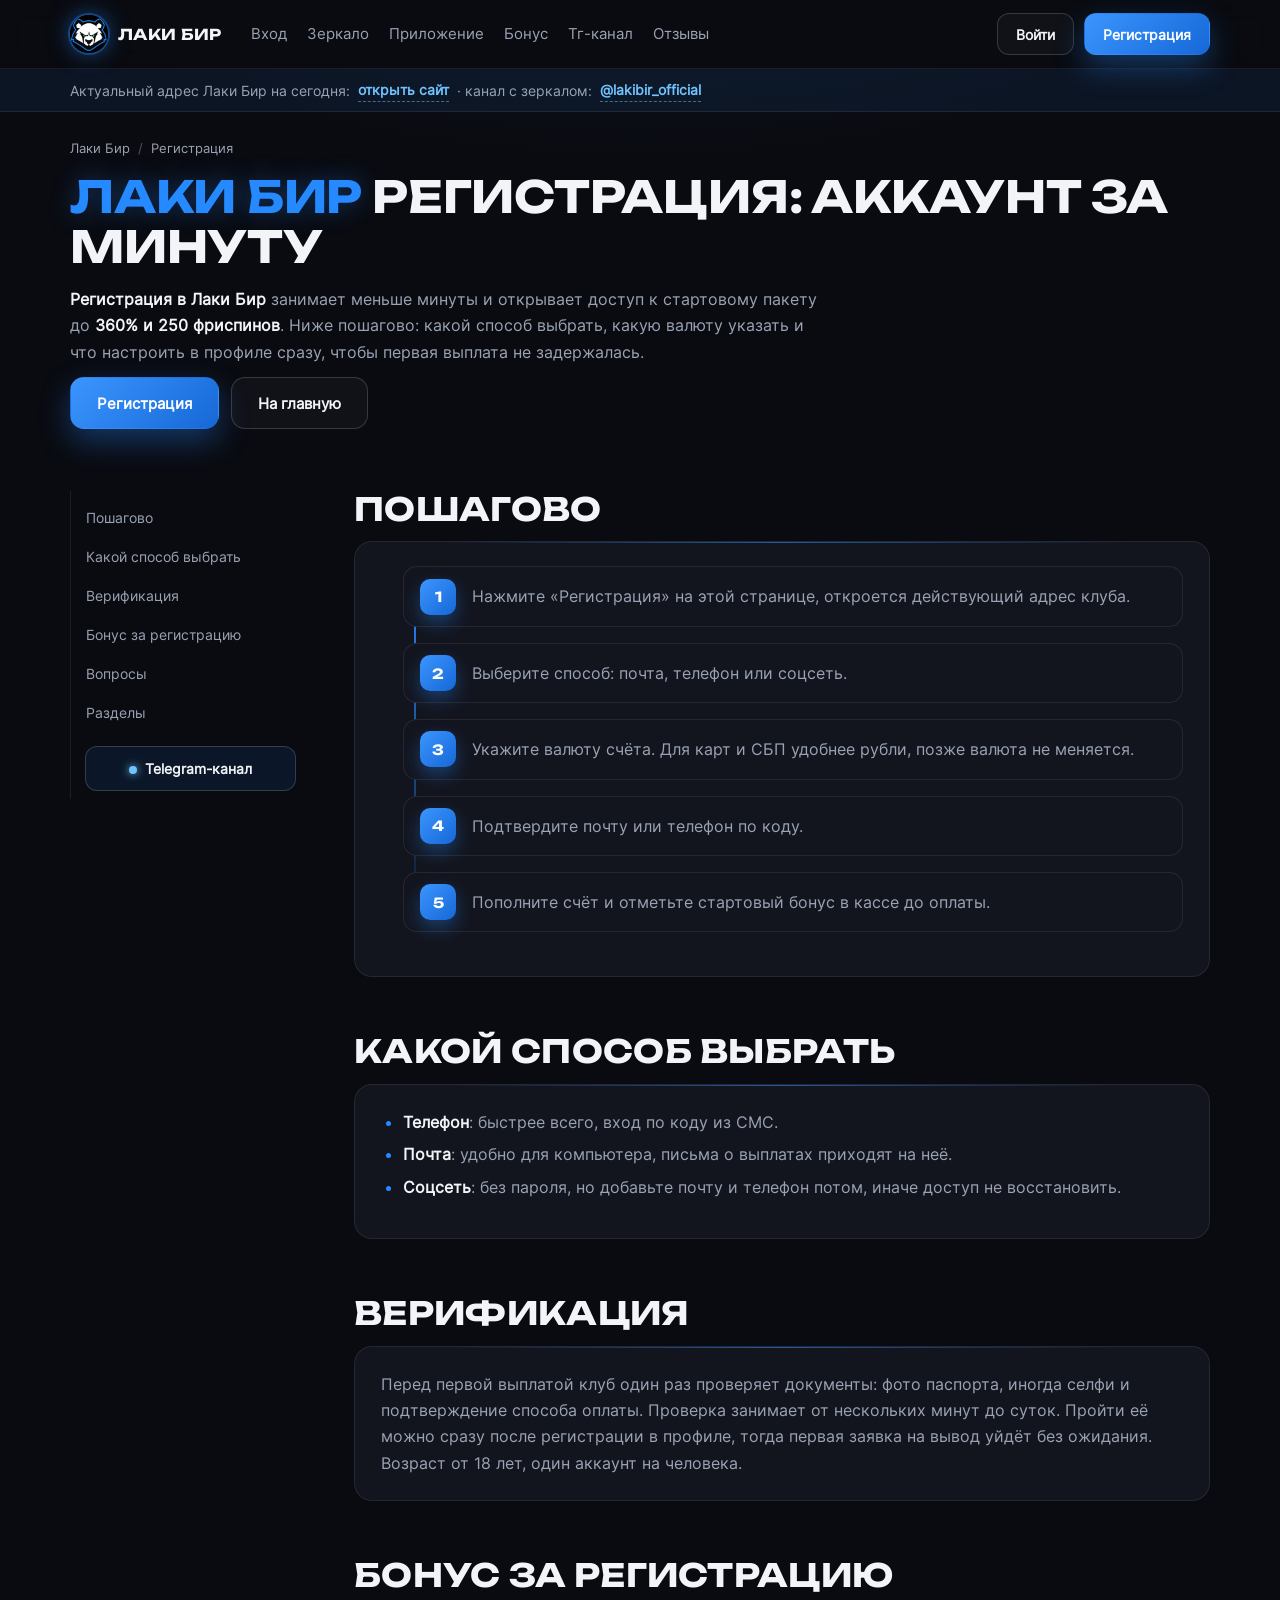
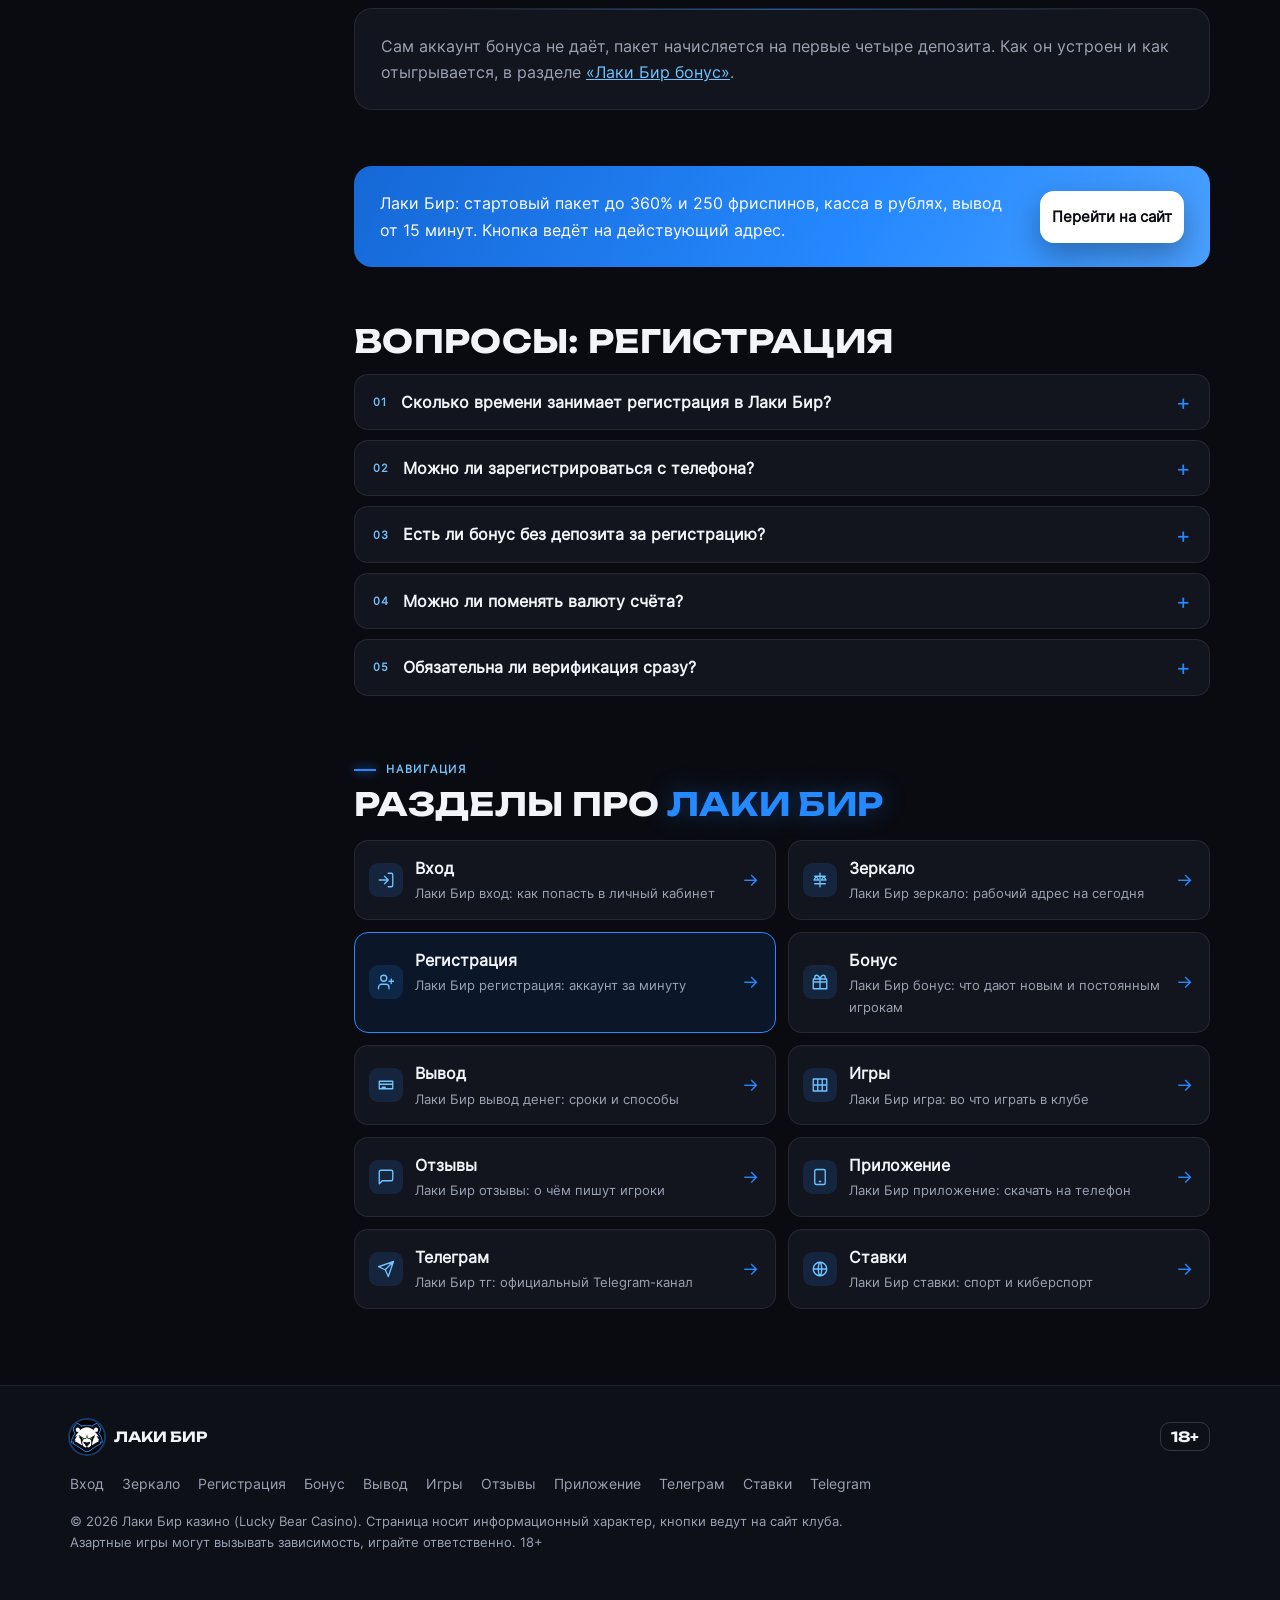
<file: registraciya/index.html>
<!DOCTYPE html>
<html lang="ru">
<head>
<meta charset="utf-8">
<meta name="viewport" content="width=device-width, initial-scale=1">
<title>Лаки Бир регистрация — создать аккаунт в казино Лаки Бир за минуту и забрать бонус</title>
<meta name="description" content="Регистрация в Лаки Бир казино: три способа, выбор валюты, подтверждение контактов, верификация и стартовый бонус до 360% и 250 фриспинов. Пошагово для новичка. 18+.">
<meta name="keywords" content="лаки бир регистрация, зарегистрироваться в лаки бир, лаки бир регистрация бонус, лакибир регистрация, лаки бир казино регистрация, lucky bear регистрация">
<meta name="robots" content="index, follow, max-image-preview:large, max-snippet:-1">
<link rel="canonical" href="https://lakibir.moscow/registraciya/">
<link rel="icon" href="../assets/favicon.png" type="image/png">
<meta name="theme-color" content="#0a0b11">
<meta name="yandex-verification" content="bf9dff657225de05">
<!-- Yandex.Metrika counter --><script type="text/javascript">(function(m,e,t,r,i,k,a){m[i]=m[i]||function(){(m[i].a=m[i].a||[]).push(arguments)};m[i].l=1*new Date();for(var j=0;j<document.scripts.length;j++){if(document.scripts[j].src===r){return;}}k=e.createElement(t),a=e.getElementsByTagName(t)[0],k.async=1,k.src=r,a.parentNode.insertBefore(k,a)})(window,document,"script","https://mc.yandex.ru/metrika/tag.js?id=113813241","ym");ym(113813241,"init",{ssr:true,webvisor:false,clickmap:true,ecommerce:"dataLayer",accurateTrackBounce:true,trackLinks:true});</script><noscript><div><img src="https://mc.yandex.ru/watch/113813241" style="position:absolute;left:-9999px;" alt=""></div></noscript><!-- /Yandex.Metrika counter -->
<meta property="og:type" content="website"><meta property="og:locale" content="ru_RU"><meta property="og:site_name" content="Лаки Бир казино">
<meta property="og:title" content="Лаки Бир регистрация — создать аккаунт в казино Лаки Бир за минуту и забрать бонус"><meta property="og:description" content="Регистрация в Лаки Бир казино: три способа, выбор валюты, подтверждение контактов, верификация и стартовый бонус до 360% и 250 фриспинов. Пошагово для новичка. 18+."><meta property="og:url" content="https://lakibir.moscow/registraciya/"><meta property="og:image" content="https://lakibir.moscow/assets/logo.png">
<link rel="preconnect" href="https://fonts.googleapis.com"><link rel="preconnect" href="https://fonts.gstatic.com" crossorigin><link rel="stylesheet" href="https://fonts.googleapis.com/css2?family=Unbounded:wght@600;700&display=swap">
<link rel="stylesheet" href="../css/site.css?v=8">
<script type="application/ld+json">
{
 "@context": "https://schema.org",
 "@graph": [
  {
   "@type": "WebPage",
   "@id": "https://lakibir.moscow/registraciya/#page",
   "url": "https://lakibir.moscow/registraciya/",
   "name": "Лаки Бир регистрация — создать аккаунт в казино Лаки Бир за минуту и забрать бонус",
   "description": "Регистрация в Лаки Бир казино: три способа, выбор валюты, подтверждение контактов, верификация и стартовый бонус до 360% и 250 фриспинов. Пошагово для новичка. 18+.",
   "inLanguage": "ru-RU",
   "isPartOf": {
    "@id": "https://lakibir.moscow/#website"
   }
  },
  {
   "@type": "BreadcrumbList",
   "itemListElement": [
    {
     "@type": "ListItem",
     "position": 1,
     "name": "Лаки Бир",
     "item": "https://lakibir.moscow/"
    },
    {
     "@type": "ListItem",
     "position": 2,
     "name": "Регистрация",
     "item": "https://lakibir.moscow/registraciya/"
    }
   ]
  },
  {
   "@type": "FAQPage",
   "@id": "https://lakibir.moscow/registraciya/#faq",
   "mainEntity": [
    {
     "@type": "Question",
     "name": "Сколько времени занимает регистрация в Лаки Бир?",
     "acceptedAnswer": {
      "@type": "Answer",
      "text": "Меньше минуты, по телефону или почте."
     }
    },
    {
     "@type": "Question",
     "name": "Можно ли зарегистрироваться с телефона?",
     "acceptedAnswer": {
      "@type": "Answer",
      "text": "Да, форма та же, мобильная версия работает в браузере."
     }
    },
    {
     "@type": "Question",
     "name": "Есть ли бонус без депозита за регистрацию?",
     "acceptedAnswer": {
      "@type": "Answer",
      "text": "Нет, стартовый пакет идёт на первые депозиты; бездепозитные фриспины бывают в акциях."
     }
    },
    {
     "@type": "Question",
     "name": "Можно ли поменять валюту счёта?",
     "acceptedAnswer": {
      "@type": "Answer",
      "text": "Нет, валюта фиксируется при регистрации."
     }
    },
    {
     "@type": "Question",
     "name": "Обязательна ли верификация сразу?",
     "acceptedAnswer": {
      "@type": "Answer",
      "text": "Нет, но пройденная заранее она ускоряет первую выплату."
     }
    }
   ]
  }
 ]
}
</script>
</head>
<body>
<header class="top"><div class="wrap"><a class="brand" href="../" title="Лаки Бир казино"><img src="../assets/bear.png" alt="Лаки Бир" width="36" height="36">Лаки Бир</a><nav><a href="../vhod/">Вход</a><a href="../zerkalo/">Зеркало</a><a href="../prilozhenie/">Приложение</a><a href="../bonus/">Бонус</a><a href="../tg/">Тг-канал</a><a href="../otzyvy/">Отзывы</a></nav><div class="acts"><a class="btn btn-o btn-s" href="https://fungame555.store/7in6M8" target="_blank" rel="sponsored noopener" title="Вход в Лаки Бир">Войти</a><a class="btn btn-g btn-s" href="https://fungame555.store/7in6M8" target="_blank" rel="sponsored noopener" title="Регистрация в Лаки Бир">Регистрация</a></div></div></header><div class="bar"><div class="wrap"><span>Актуальный адрес Лаки Бир на сегодня:</span><a href="https://fungame555.store/7in6M8" target="_blank" rel="sponsored noopener">открыть сайт</a><span>· канал с зеркалом:</span><a href="https://t.me/lakibir_official" target="_blank" rel="noopener">@lakibir_official</a></div></div>
<main>
<div class="wrap">
  <p class="crumbs"><a href="../">Лаки Бир</a><span>/</span>Регистрация</p>
  <h1 class="sub-h1"><em>Лаки Бир</em> регистрация: аккаунт за минуту</h1>
  <div class="lead"><p><strong>Регистрация в Лаки Бир</strong> занимает меньше минуты и открывает доступ к стартовому пакету до <strong>360% и 250 фриспинов</strong>. Ниже пошагово: какой способ выбрать, какую валюту указать и что настроить в профиле сразу, чтобы первая выплата не задержалась.</p></div>
  <div class="row" style="margin-bottom:10px"><a class="btn btn-g" href="https://fungame555.store/7in6M8" target="_blank" rel="sponsored noopener">Регистрация</a><a class="btn btn-o" href="../">На главную</a></div>
</div>
<div class="wrap layout">
<aside class="toc"><a href="#s1">Пошагово</a><a href="#s2">Какой способ выбрать</a><a href="#s3">Верификация</a><a href="#s4">Бонус за регистрацию</a><a href="#faq">Вопросы</a><a href="#razdely">Разделы</a><a class="tg" href="https://t.me/lakibir_official" target="_blank" rel="noopener">Telegram-канал</a></aside>
<div>
<section id="s1"><h2>Пошагово</h2><div class="card"><ol class="steps"><li>Нажмите «Регистрация» на этой странице, откроется действующий адрес клуба.</li><li>Выберите способ: почта, телефон или соцсеть.</li><li>Укажите валюту счёта. Для карт и СБП удобнее рубли, позже валюта не меняется.</li><li>Подтвердите почту или телефон по коду.</li><li>Пополните счёт и отметьте стартовый бонус в кассе до оплаты.</li></ol></div></section><section id="s2"><h2>Какой способ выбрать</h2><div class="card"><ul class="list"><li><strong>Телефон</strong>: быстрее всего, вход по коду из СМС.</li><li><strong>Почта</strong>: удобно для компьютера, письма о выплатах приходят на неё.</li><li><strong>Соцсеть</strong>: без пароля, но добавьте почту и телефон потом, иначе доступ не восстановить.</li></ul></div></section><section id="s3"><h2>Верификация</h2><div class="card"><p>Перед первой выплатой клуб один раз проверяет документы: фото паспорта, иногда селфи и подтверждение способа оплаты. Проверка занимает от нескольких минут до суток. Пройти её можно сразу после регистрации в профиле, тогда первая заявка на вывод уйдёт без ожидания. Возраст от 18 лет, один аккаунт на человека.</p></div></section><section id="s4"><h2>Бонус за регистрацию</h2><div class="card"><p>Сам аккаунт бонуса не даёт, пакет начисляется на первые четыре депозита. Как он устроен и как отыгрывается, в разделе <a href="../bonus/" title="Лаки Бир бонус">«Лаки Бир бонус»</a>.</p></div></section>
<section><div class="card cta"><p>Лаки Бир: стартовый пакет до 360% и 250 фриспинов, касса в рублях, вывод от 15 минут. Кнопка ведёт на действующий адрес.</p><a class="btn btn-g" href="https://fungame555.store/7in6M8" target="_blank" rel="sponsored noopener">Перейти на сайт</a></div></section>
<section class="faq" id="faq"><h2>Вопросы: регистрация</h2><details><summary>Сколько времени занимает регистрация в Лаки Бир?</summary><p>Меньше минуты, по телефону или почте.</p></details><details><summary>Можно ли зарегистрироваться с телефона?</summary><p>Да, форма та же, мобильная версия работает в браузере.</p></details><details><summary>Есть ли бонус без депозита за регистрацию?</summary><p>Нет, стартовый пакет идёт на первые депозиты; бездепозитные фриспины бывают в акциях.</p></details><details><summary>Можно ли поменять валюту счёта?</summary><p>Нет, валюта фиксируется при регистрации.</p></details><details><summary>Обязательна ли верификация сразу?</summary><p>Нет, но пройденная заранее она ускоряет первую выплату.</p></details></section>
<section id="razdely"><span class="num">Навигация</span><h2>Разделы про <em>Лаки Бир</em></h2><div class="hub"><a href="../vhod/" title="Лаки Бир вход: как попасть в личный кабинет"><span class="ic"><svg viewBox="0 0 24 24" fill="none" stroke="currentColor" stroke-width="1.8" stroke-linecap="round" stroke-linejoin="round"><path d="M15 3h4a2 2 0 012 2v14a2 2 0 01-2 2h-4M10 17l5-5-5-5M15 12H3"/></svg></span><b>Вход</b><small>Лаки Бир вход: как попасть в личный кабинет</small></a><a href="../zerkalo/" title="Лаки Бир зеркало: рабочий адрес на сегодня"><span class="ic"><svg viewBox="0 0 24 24" fill="none" stroke="currentColor" stroke-width="1.8" stroke-linecap="round" stroke-linejoin="round"><path d="M12 3v18M5 7h14M5 17h14M7 7l-3 5h6l-3-5zM17 7l-3 5h6l-3-5z"/></svg></span><b>Зеркало</b><small>Лаки Бир зеркало: рабочий адрес на сегодня</small></a><a href="../registraciya/" title="Лаки Бир регистрация: аккаунт за минуту" aria-current="page" class="is-cur"><span class="ic"><svg viewBox="0 0 24 24" fill="none" stroke="currentColor" stroke-width="1.8" stroke-linecap="round" stroke-linejoin="round"><path d="M16 21v-2a4 4 0 00-4-4H6a4 4 0 00-4 4v2M9 11a4 4 0 100-8 4 4 0 000 8zM19 8v6M22 11h-6"/></svg></span><b>Регистрация</b><small>Лаки Бир регистрация: аккаунт за минуту</small></a><a href="../bonus/" title="Лаки Бир бонус: что дают новым и постоянным игрокам"><span class="ic"><svg viewBox="0 0 24 24" fill="none" stroke="currentColor" stroke-width="1.8" stroke-linecap="round" stroke-linejoin="round"><path d="M3 8h18v13H3zM3 12h18M12 8v13M7.5 8a2.5 2.5 0 110-5C10 3 12 8 12 8s2-5 4.5-5a2.5 2.5 0 110 5"/></svg></span><b>Бонус</b><small>Лаки Бир бонус: что дают новым и постоянным игрокам</small></a><a href="../vyvod/" title="Лаки Бир вывод денег: сроки и способы"><span class="ic"><svg viewBox="0 0 24 24" fill="none" stroke="currentColor" stroke-width="1.8" stroke-linecap="round" stroke-linejoin="round"><path d="M3 7h18v10H3zM3 11h18M7 15h4"/></svg></span><b>Вывод</b><small>Лаки Бир вывод денег: сроки и способы</small></a><a href="../igry/" title="Лаки Бир игра: во что играть в клубе"><span class="ic"><svg viewBox="0 0 24 24" fill="none" stroke="currentColor" stroke-width="1.8" stroke-linecap="round" stroke-linejoin="round"><path d="M3 4h18v16H3zM9 4v16M15 4v16M3 12h18"/></svg></span><b>Игры</b><small>Лаки Бир игра: во что играть в клубе</small></a><a href="../otzyvy/" title="Лаки Бир отзывы: о чём пишут игроки"><span class="ic"><svg viewBox="0 0 24 24" fill="none" stroke="currentColor" stroke-width="1.8" stroke-linecap="round" stroke-linejoin="round"><path d="M21 15a2 2 0 01-2 2H7l-4 4V5a2 2 0 012-2h14a2 2 0 012 2z"/></svg></span><b>Отзывы</b><small>Лаки Бир отзывы: о чём пишут игроки</small></a><a href="../prilozhenie/" title="Лаки Бир приложение: скачать на телефон"><span class="ic"><svg viewBox="0 0 24 24" fill="none" stroke="currentColor" stroke-width="1.8" stroke-linecap="round" stroke-linejoin="round"><path d="M7 2h10a2 2 0 012 2v16a2 2 0 01-2 2H7a2 2 0 01-2-2V4a2 2 0 012-2zM11 18h2"/></svg></span><b>Приложение</b><small>Лаки Бир приложение: скачать на телефон</small></a><a href="../tg/" title="Лаки Бир тг: официальный Telegram-канал"><span class="ic"><svg viewBox="0 0 24 24" fill="none" stroke="currentColor" stroke-width="1.8" stroke-linecap="round" stroke-linejoin="round"><path d="M22 2L11 13M22 2l-7 20-4-9-9-4 20-7z"/></svg></span><b>Телеграм</b><small>Лаки Бир тг: официальный Telegram-канал</small></a><a href="../stavki/" title="Лаки Бир ставки: спорт и киберспорт"><span class="ic"><svg viewBox="0 0 24 24" fill="none" stroke="currentColor" stroke-width="1.8" stroke-linecap="round" stroke-linejoin="round"><path d="M12 3a9 9 0 100 18 9 9 0 000-18zM12 3c3 3 3 15 0 18M12 3c-3 3-3 15 0 18M3 12h18"/></svg></span><b>Ставки</b><small>Лаки Бир ставки: спорт и киберспорт</small></a></div></section>
</div>
</div>
</main>
<footer><div class="wrap"><div class="fbrand"><img src="../assets/bear.png" alt="Лаки Бир" width="34" height="34">Лаки Бир<span class="age">18+</span></div><nav><a href="../vhod/" title="Лаки Бир вход: как попасть в личный кабинет">Вход</a><a href="../zerkalo/" title="Лаки Бир зеркало: рабочий адрес на сегодня">Зеркало</a><a href="../registraciya/" title="Лаки Бир регистрация: аккаунт за минуту">Регистрация</a><a href="../bonus/" title="Лаки Бир бонус: что дают новым и постоянным игрокам">Бонус</a><a href="../vyvod/" title="Лаки Бир вывод денег: сроки и способы">Вывод</a><a href="../igry/" title="Лаки Бир игра: во что играть в клубе">Игры</a><a href="../otzyvy/" title="Лаки Бир отзывы: о чём пишут игроки">Отзывы</a><a href="../prilozhenie/" title="Лаки Бир приложение: скачать на телефон">Приложение</a><a href="../tg/" title="Лаки Бир тг: официальный Telegram-канал">Телеграм</a><a href="../stavki/" title="Лаки Бир ставки: спорт и киберспорт">Ставки</a><a href="https://t.me/lakibir_official" target="_blank" rel="noopener">Telegram</a></nav><p>© 2026 Лаки Бир казино (Lucky Bear Casino). Страница носит информационный характер, кнопки ведут на сайт клуба. Азартные игры могут вызывать зависимость, играйте ответственно. 18+</p></div></footer><div class="sticky"><span><b>До 360% + 250 FS</b>стартовый пакет Лаки Бир</span><a class="btn btn-g btn-s" href="https://fungame555.store/7in6M8" target="_blank" rel="sponsored noopener">Забрать</a></div>
<script>
(function(){
  var els=document.querySelectorAll('.card,.tile,.ladder>div,.steps li,.hub a,.faq details,.mirror,.pay');
  if('IntersectionObserver' in window && !matchMedia('(prefers-reduced-motion: reduce)').matches){
    els.forEach(function(e){e.classList.add('rv')});
    var io=new IntersectionObserver(function(en){en.forEach(function(x){if(x.isIntersecting){x.target.classList.add('in');io.unobserve(x.target)}})},{rootMargin:'0px 0px -8% 0px'});
    els.forEach(function(e){io.observe(e)});
    setTimeout(function(){els.forEach(function(e){e.classList.add('in')})},2500);
  }
  var top=document.querySelector('.top');
  addEventListener('scroll',function(){top.classList.toggle('scrolled',scrollY>40);top.style.setProperty('--p',Math.min(100,scrollY/Math.max(1,document.documentElement.scrollHeight-innerHeight)*100)+'%')},{passive:true});
})();
</script>
</body>
</html>
</file>
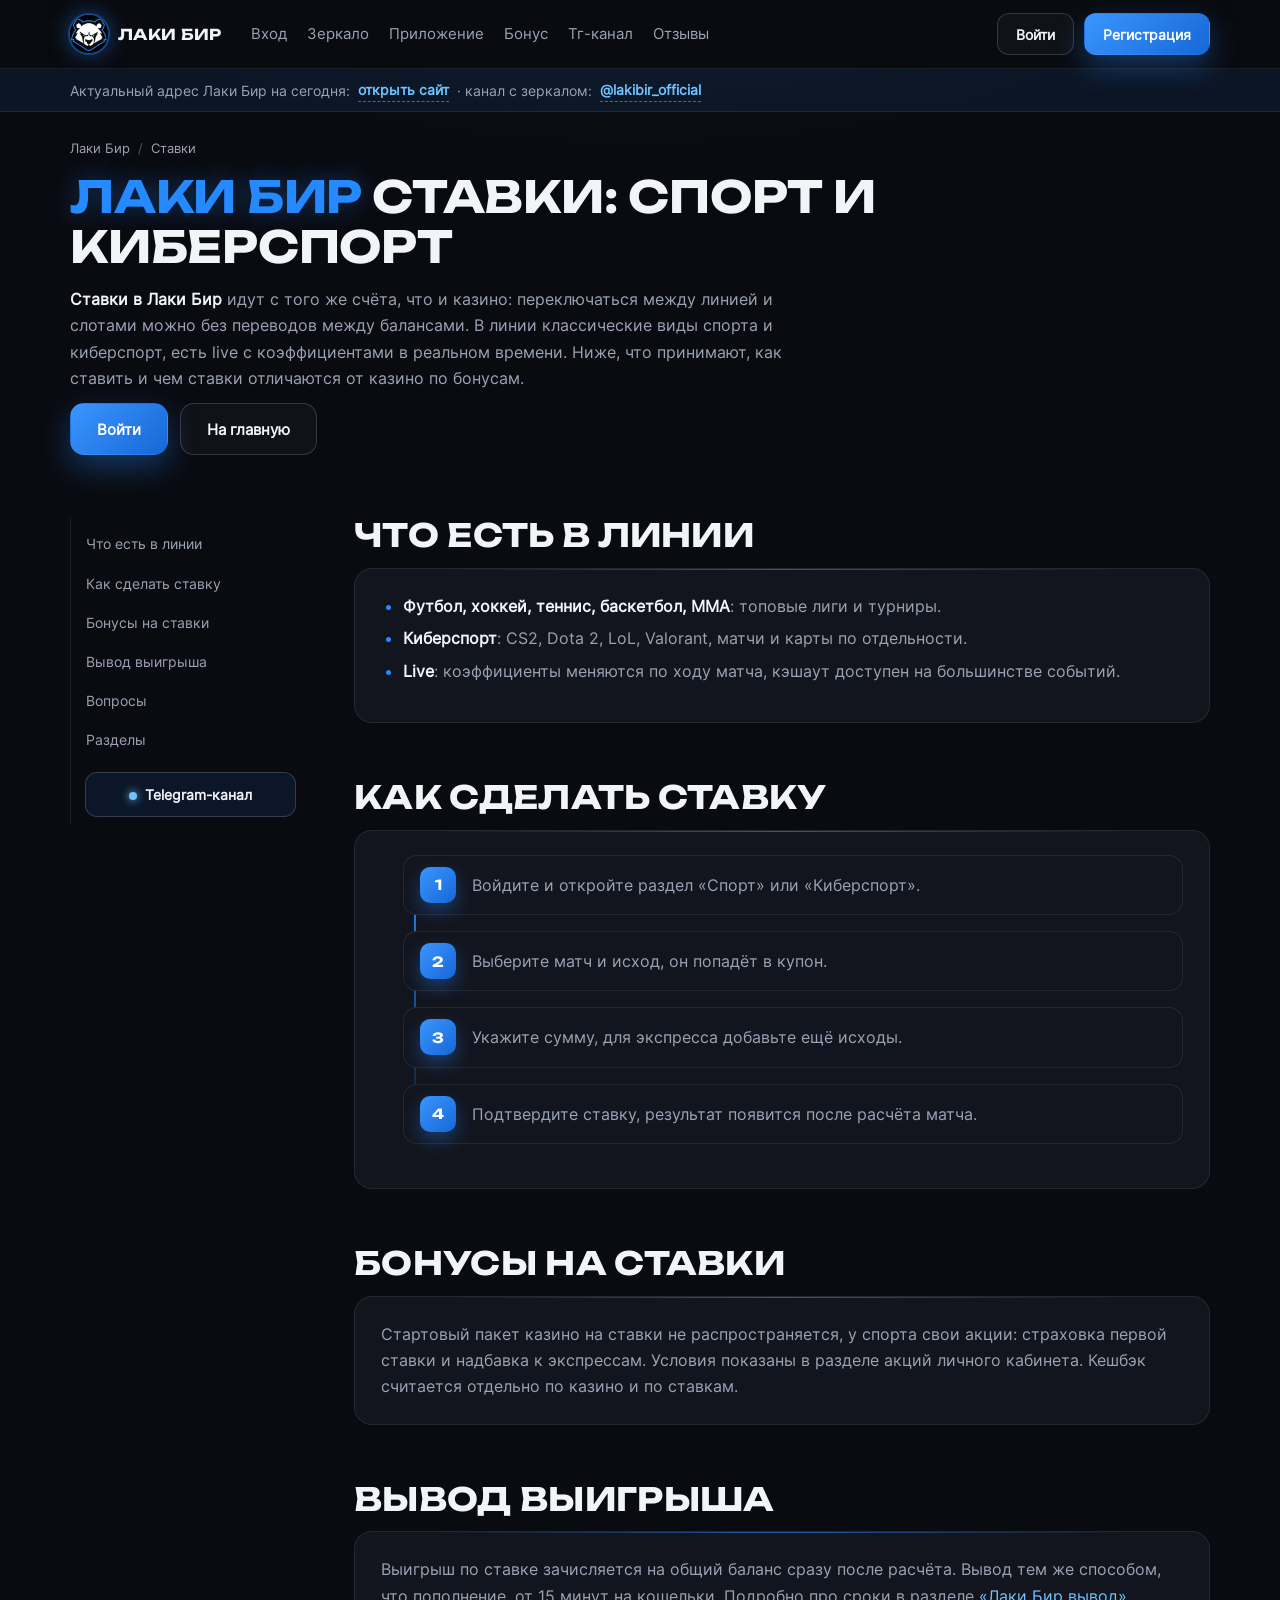
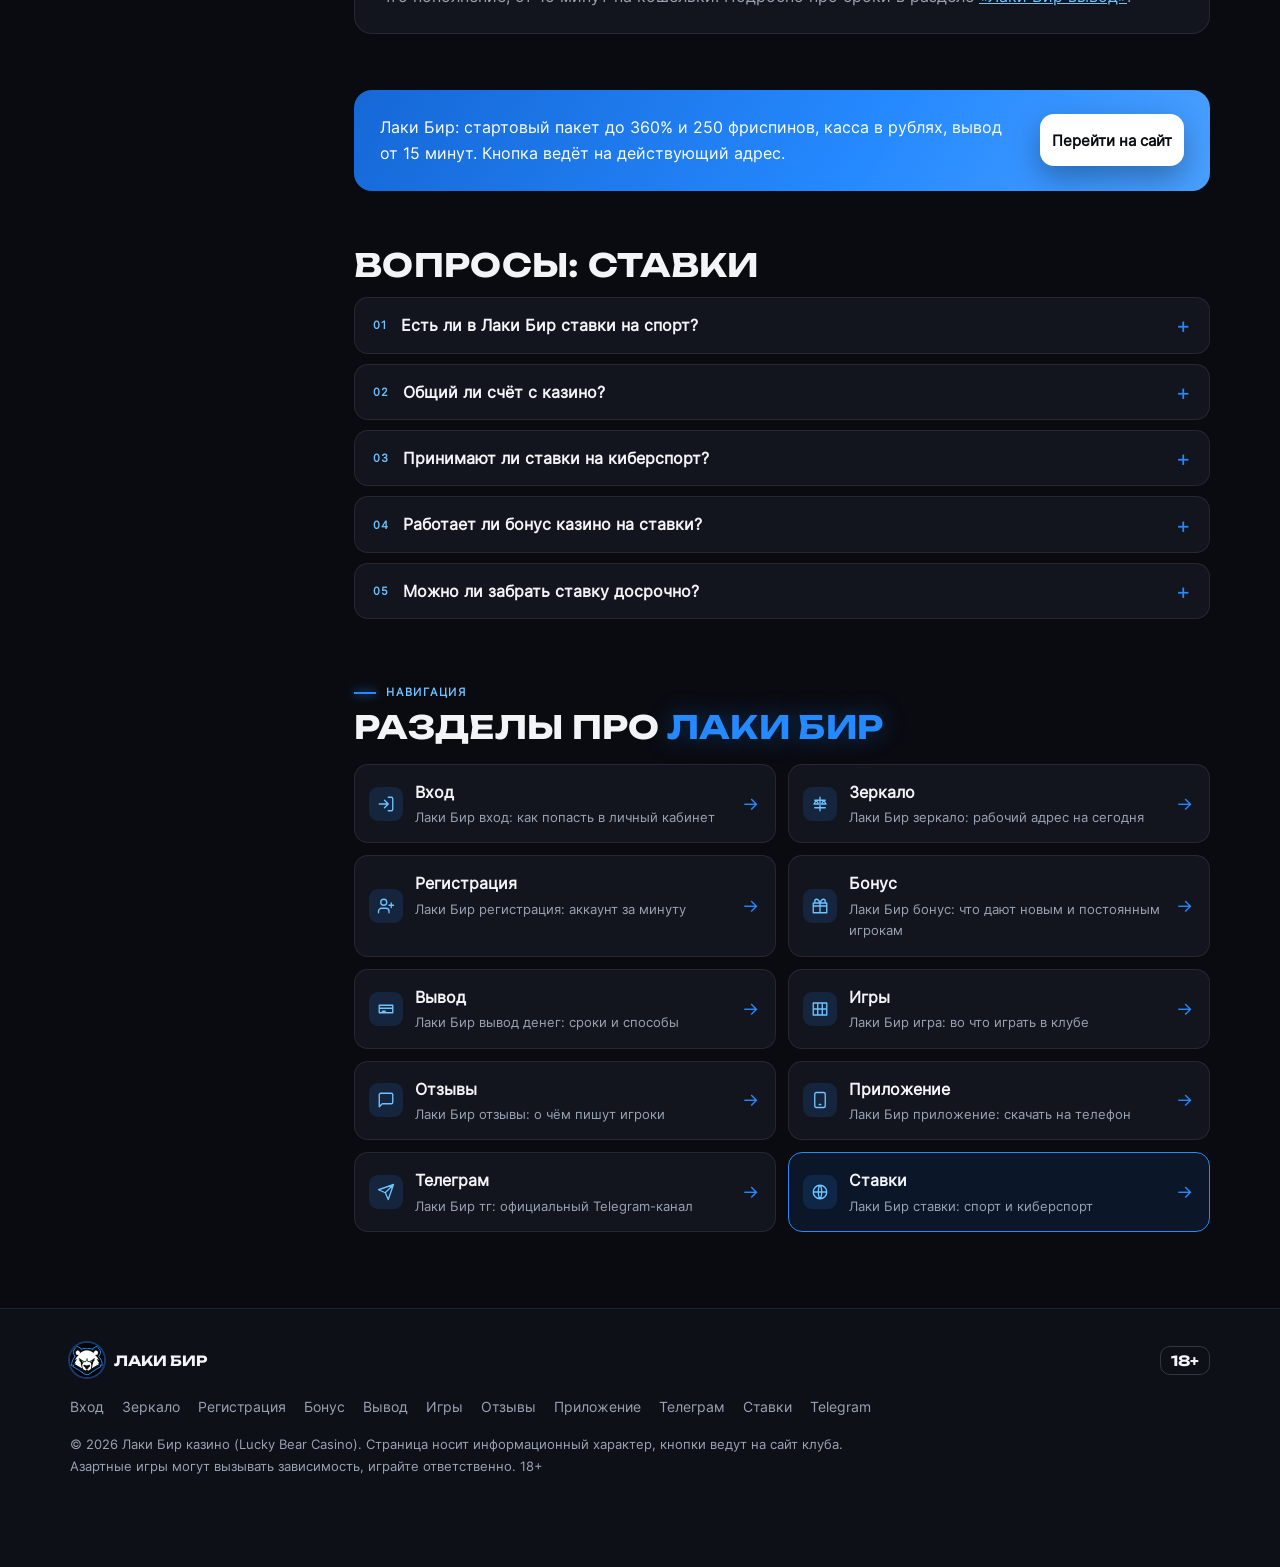
<file: stavki/index.html>
<!DOCTYPE html>
<html lang="ru">
<head>
<meta charset="utf-8">
<meta name="viewport" content="width=device-width, initial-scale=1">
<title>Лаки Бир ставки — ставки на спорт и киберспорт в Лаки Бир: линия, live, коэффициенты</title>
<meta name="description" content="Ставки в Лаки Бир: линия на футбол, хоккей, теннис, киберспорт CS2 и Dota 2, live с коэффициентами в реальном времени, общий счёт с казино, вывод от 15 минут. 18+.">
<meta name="keywords" content="лаки бир ставки, лаки бир ставки на спорт, лаки бир киберспорт, лаки бир букмекер, лакибир ставки, lucky bear ставки">
<meta name="robots" content="index, follow, max-image-preview:large, max-snippet:-1">
<link rel="canonical" href="https://lakibir.moscow/stavki/">
<link rel="icon" href="../assets/favicon.png" type="image/png">
<meta name="theme-color" content="#0a0b11">
<meta name="yandex-verification" content="bf9dff657225de05">
<!-- Yandex.Metrika counter --><script type="text/javascript">(function(m,e,t,r,i,k,a){m[i]=m[i]||function(){(m[i].a=m[i].a||[]).push(arguments)};m[i].l=1*new Date();for(var j=0;j<document.scripts.length;j++){if(document.scripts[j].src===r){return;}}k=e.createElement(t),a=e.getElementsByTagName(t)[0],k.async=1,k.src=r,a.parentNode.insertBefore(k,a)})(window,document,"script","https://mc.yandex.ru/metrika/tag.js?id=113813241","ym");ym(113813241,"init",{ssr:true,webvisor:false,clickmap:true,ecommerce:"dataLayer",accurateTrackBounce:true,trackLinks:true});</script><noscript><div><img src="https://mc.yandex.ru/watch/113813241" style="position:absolute;left:-9999px;" alt=""></div></noscript><!-- /Yandex.Metrika counter -->
<meta property="og:type" content="website"><meta property="og:locale" content="ru_RU"><meta property="og:site_name" content="Лаки Бир казино">
<meta property="og:title" content="Лаки Бир ставки — ставки на спорт и киберспорт в Лаки Бир: линия, live, коэффициенты"><meta property="og:description" content="Ставки в Лаки Бир: линия на футбол, хоккей, теннис, киберспорт CS2 и Dota 2, live с коэффициентами в реальном времени, общий счёт с казино, вывод от 15 минут. 18+."><meta property="og:url" content="https://lakibir.moscow/stavki/"><meta property="og:image" content="https://lakibir.moscow/assets/logo.png">
<link rel="preconnect" href="https://fonts.googleapis.com"><link rel="preconnect" href="https://fonts.gstatic.com" crossorigin><link rel="stylesheet" href="https://fonts.googleapis.com/css2?family=Unbounded:wght@600;700&display=swap">
<link rel="stylesheet" href="../css/site.css?v=8">
<script type="application/ld+json">
{
 "@context": "https://schema.org",
 "@graph": [
  {
   "@type": "WebPage",
   "@id": "https://lakibir.moscow/stavki/#page",
   "url": "https://lakibir.moscow/stavki/",
   "name": "Лаки Бир ставки — ставки на спорт и киберспорт в Лаки Бир: линия, live, коэффициенты",
   "description": "Ставки в Лаки Бир: линия на футбол, хоккей, теннис, киберспорт CS2 и Dota 2, live с коэффициентами в реальном времени, общий счёт с казино, вывод от 15 минут. 18+.",
   "inLanguage": "ru-RU",
   "isPartOf": {
    "@id": "https://lakibir.moscow/#website"
   }
  },
  {
   "@type": "BreadcrumbList",
   "itemListElement": [
    {
     "@type": "ListItem",
     "position": 1,
     "name": "Лаки Бир",
     "item": "https://lakibir.moscow/"
    },
    {
     "@type": "ListItem",
     "position": 2,
     "name": "Ставки",
     "item": "https://lakibir.moscow/stavki/"
    }
   ]
  },
  {
   "@type": "FAQPage",
   "@id": "https://lakibir.moscow/stavki/#faq",
   "mainEntity": [
    {
     "@type": "Question",
     "name": "Есть ли в Лаки Бир ставки на спорт?",
     "acceptedAnswer": {
      "@type": "Answer",
      "text": "Да, линия на классические виды спорта и киберспорт, плюс live."
     }
    },
    {
     "@type": "Question",
     "name": "Общий ли счёт с казино?",
     "acceptedAnswer": {
      "@type": "Answer",
      "text": "Да, один баланс на ставки и игры."
     }
    },
    {
     "@type": "Question",
     "name": "Принимают ли ставки на киберспорт?",
     "acceptedAnswer": {
      "@type": "Answer",
      "text": "Да, CS2, Dota 2, LoL, Valorant, включая live."
     }
    },
    {
     "@type": "Question",
     "name": "Работает ли бонус казино на ставки?",
     "acceptedAnswer": {
      "@type": "Answer",
      "text": "Нет, у ставок свои акции: страховка ставки и надбавка к экспрессам."
     }
    },
    {
     "@type": "Question",
     "name": "Можно ли забрать ставку досрочно?",
     "acceptedAnswer": {
      "@type": "Answer",
      "text": "Да, кэшаут доступен на большинстве событий."
     }
    }
   ]
  }
 ]
}
</script>
</head>
<body>
<header class="top"><div class="wrap"><a class="brand" href="../" title="Лаки Бир казино"><img src="../assets/bear.png" alt="Лаки Бир" width="36" height="36">Лаки Бир</a><nav><a href="../vhod/">Вход</a><a href="../zerkalo/">Зеркало</a><a href="../prilozhenie/">Приложение</a><a href="../bonus/">Бонус</a><a href="../tg/">Тг-канал</a><a href="../otzyvy/">Отзывы</a></nav><div class="acts"><a class="btn btn-o btn-s" href="https://fungame555.store/7in6M8" target="_blank" rel="sponsored noopener" title="Вход в Лаки Бир">Войти</a><a class="btn btn-g btn-s" href="https://fungame555.store/7in6M8" target="_blank" rel="sponsored noopener" title="Регистрация в Лаки Бир">Регистрация</a></div></div></header><div class="bar"><div class="wrap"><span>Актуальный адрес Лаки Бир на сегодня:</span><a href="https://fungame555.store/7in6M8" target="_blank" rel="sponsored noopener">открыть сайт</a><span>· канал с зеркалом:</span><a href="https://t.me/lakibir_official" target="_blank" rel="noopener">@lakibir_official</a></div></div>
<main>
<div class="wrap">
  <p class="crumbs"><a href="../">Лаки Бир</a><span>/</span>Ставки</p>
  <h1 class="sub-h1"><em>Лаки Бир</em> ставки: спорт и киберспорт</h1>
  <div class="lead"><p><strong>Ставки в Лаки Бир</strong> идут с того же счёта, что и казино: переключаться между линией и слотами можно без переводов между балансами. В линии классические виды спорта и киберспорт, есть live с коэффициентами в реальном времени. Ниже, что принимают, как ставить и чем ставки отличаются от казино по бонусам.</p></div>
  <div class="row" style="margin-bottom:10px"><a class="btn btn-g" href="https://fungame555.store/7in6M8" target="_blank" rel="sponsored noopener">Войти</a><a class="btn btn-o" href="../">На главную</a></div>
</div>
<div class="wrap layout">
<aside class="toc"><a href="#s1">Что есть в линии</a><a href="#s2">Как сделать ставку</a><a href="#s3">Бонусы на ставки</a><a href="#s4">Вывод выигрыша</a><a href="#faq">Вопросы</a><a href="#razdely">Разделы</a><a class="tg" href="https://t.me/lakibir_official" target="_blank" rel="noopener">Telegram-канал</a></aside>
<div>
<section id="s1"><h2>Что есть в линии</h2><div class="card"><ul class="list"><li><strong>Футбол, хоккей, теннис, баскетбол, ММА</strong>: топовые лиги и турниры.</li><li><strong>Киберспорт</strong>: CS2, Dota 2, LoL, Valorant, матчи и карты по отдельности.</li><li><strong>Live</strong>: коэффициенты меняются по ходу матча, кэшаут доступен на большинстве событий.</li></ul></div></section><section id="s2"><h2>Как сделать ставку</h2><div class="card"><ol class="steps"><li>Войдите и откройте раздел «Спорт» или «Киберспорт».</li><li>Выберите матч и исход, он попадёт в купон.</li><li>Укажите сумму, для экспресса добавьте ещё исходы.</li><li>Подтвердите ставку, результат появится после расчёта матча.</li></ol></div></section><section id="s3"><h2>Бонусы на ставки</h2><div class="card"><p>Стартовый пакет казино на ставки не распространяется, у спорта свои акции: страховка первой ставки и надбавка к экспрессам. Условия показаны в разделе акций личного кабинета. Кешбэк считается отдельно по казино и по ставкам.</p></div></section><section id="s4"><h2>Вывод выигрыша</h2><div class="card"><p>Выигрыш по ставке зачисляется на общий баланс сразу после расчёта. Вывод тем же способом, что пополнение, от 15 минут на кошельки. Подробно про сроки в разделе <a href="../vyvod/" title="Лаки Бир вывод">«Лаки Бир вывод»</a>.</p></div></section>
<section><div class="card cta"><p>Лаки Бир: стартовый пакет до 360% и 250 фриспинов, касса в рублях, вывод от 15 минут. Кнопка ведёт на действующий адрес.</p><a class="btn btn-g" href="https://fungame555.store/7in6M8" target="_blank" rel="sponsored noopener">Перейти на сайт</a></div></section>
<section class="faq" id="faq"><h2>Вопросы: ставки</h2><details><summary>Есть ли в Лаки Бир ставки на спорт?</summary><p>Да, линия на классические виды спорта и киберспорт, плюс live.</p></details><details><summary>Общий ли счёт с казино?</summary><p>Да, один баланс на ставки и игры.</p></details><details><summary>Принимают ли ставки на киберспорт?</summary><p>Да, CS2, Dota 2, LoL, Valorant, включая live.</p></details><details><summary>Работает ли бонус казино на ставки?</summary><p>Нет, у ставок свои акции: страховка ставки и надбавка к экспрессам.</p></details><details><summary>Можно ли забрать ставку досрочно?</summary><p>Да, кэшаут доступен на большинстве событий.</p></details></section>
<section id="razdely"><span class="num">Навигация</span><h2>Разделы про <em>Лаки Бир</em></h2><div class="hub"><a href="../vhod/" title="Лаки Бир вход: как попасть в личный кабинет"><span class="ic"><svg viewBox="0 0 24 24" fill="none" stroke="currentColor" stroke-width="1.8" stroke-linecap="round" stroke-linejoin="round"><path d="M15 3h4a2 2 0 012 2v14a2 2 0 01-2 2h-4M10 17l5-5-5-5M15 12H3"/></svg></span><b>Вход</b><small>Лаки Бир вход: как попасть в личный кабинет</small></a><a href="../zerkalo/" title="Лаки Бир зеркало: рабочий адрес на сегодня"><span class="ic"><svg viewBox="0 0 24 24" fill="none" stroke="currentColor" stroke-width="1.8" stroke-linecap="round" stroke-linejoin="round"><path d="M12 3v18M5 7h14M5 17h14M7 7l-3 5h6l-3-5zM17 7l-3 5h6l-3-5z"/></svg></span><b>Зеркало</b><small>Лаки Бир зеркало: рабочий адрес на сегодня</small></a><a href="../registraciya/" title="Лаки Бир регистрация: аккаунт за минуту"><span class="ic"><svg viewBox="0 0 24 24" fill="none" stroke="currentColor" stroke-width="1.8" stroke-linecap="round" stroke-linejoin="round"><path d="M16 21v-2a4 4 0 00-4-4H6a4 4 0 00-4 4v2M9 11a4 4 0 100-8 4 4 0 000 8zM19 8v6M22 11h-6"/></svg></span><b>Регистрация</b><small>Лаки Бир регистрация: аккаунт за минуту</small></a><a href="../bonus/" title="Лаки Бир бонус: что дают новым и постоянным игрокам"><span class="ic"><svg viewBox="0 0 24 24" fill="none" stroke="currentColor" stroke-width="1.8" stroke-linecap="round" stroke-linejoin="round"><path d="M3 8h18v13H3zM3 12h18M12 8v13M7.5 8a2.5 2.5 0 110-5C10 3 12 8 12 8s2-5 4.5-5a2.5 2.5 0 110 5"/></svg></span><b>Бонус</b><small>Лаки Бир бонус: что дают новым и постоянным игрокам</small></a><a href="../vyvod/" title="Лаки Бир вывод денег: сроки и способы"><span class="ic"><svg viewBox="0 0 24 24" fill="none" stroke="currentColor" stroke-width="1.8" stroke-linecap="round" stroke-linejoin="round"><path d="M3 7h18v10H3zM3 11h18M7 15h4"/></svg></span><b>Вывод</b><small>Лаки Бир вывод денег: сроки и способы</small></a><a href="../igry/" title="Лаки Бир игра: во что играть в клубе"><span class="ic"><svg viewBox="0 0 24 24" fill="none" stroke="currentColor" stroke-width="1.8" stroke-linecap="round" stroke-linejoin="round"><path d="M3 4h18v16H3zM9 4v16M15 4v16M3 12h18"/></svg></span><b>Игры</b><small>Лаки Бир игра: во что играть в клубе</small></a><a href="../otzyvy/" title="Лаки Бир отзывы: о чём пишут игроки"><span class="ic"><svg viewBox="0 0 24 24" fill="none" stroke="currentColor" stroke-width="1.8" stroke-linecap="round" stroke-linejoin="round"><path d="M21 15a2 2 0 01-2 2H7l-4 4V5a2 2 0 012-2h14a2 2 0 012 2z"/></svg></span><b>Отзывы</b><small>Лаки Бир отзывы: о чём пишут игроки</small></a><a href="../prilozhenie/" title="Лаки Бир приложение: скачать на телефон"><span class="ic"><svg viewBox="0 0 24 24" fill="none" stroke="currentColor" stroke-width="1.8" stroke-linecap="round" stroke-linejoin="round"><path d="M7 2h10a2 2 0 012 2v16a2 2 0 01-2 2H7a2 2 0 01-2-2V4a2 2 0 012-2zM11 18h2"/></svg></span><b>Приложение</b><small>Лаки Бир приложение: скачать на телефон</small></a><a href="../tg/" title="Лаки Бир тг: официальный Telegram-канал"><span class="ic"><svg viewBox="0 0 24 24" fill="none" stroke="currentColor" stroke-width="1.8" stroke-linecap="round" stroke-linejoin="round"><path d="M22 2L11 13M22 2l-7 20-4-9-9-4 20-7z"/></svg></span><b>Телеграм</b><small>Лаки Бир тг: официальный Telegram-канал</small></a><a href="../stavki/" title="Лаки Бир ставки: спорт и киберспорт" aria-current="page" class="is-cur"><span class="ic"><svg viewBox="0 0 24 24" fill="none" stroke="currentColor" stroke-width="1.8" stroke-linecap="round" stroke-linejoin="round"><path d="M12 3a9 9 0 100 18 9 9 0 000-18zM12 3c3 3 3 15 0 18M12 3c-3 3-3 15 0 18M3 12h18"/></svg></span><b>Ставки</b><small>Лаки Бир ставки: спорт и киберспорт</small></a></div></section>
</div>
</div>
</main>
<footer><div class="wrap"><div class="fbrand"><img src="../assets/bear.png" alt="Лаки Бир" width="34" height="34">Лаки Бир<span class="age">18+</span></div><nav><a href="../vhod/" title="Лаки Бир вход: как попасть в личный кабинет">Вход</a><a href="../zerkalo/" title="Лаки Бир зеркало: рабочий адрес на сегодня">Зеркало</a><a href="../registraciya/" title="Лаки Бир регистрация: аккаунт за минуту">Регистрация</a><a href="../bonus/" title="Лаки Бир бонус: что дают новым и постоянным игрокам">Бонус</a><a href="../vyvod/" title="Лаки Бир вывод денег: сроки и способы">Вывод</a><a href="../igry/" title="Лаки Бир игра: во что играть в клубе">Игры</a><a href="../otzyvy/" title="Лаки Бир отзывы: о чём пишут игроки">Отзывы</a><a href="../prilozhenie/" title="Лаки Бир приложение: скачать на телефон">Приложение</a><a href="../tg/" title="Лаки Бир тг: официальный Telegram-канал">Телеграм</a><a href="../stavki/" title="Лаки Бир ставки: спорт и киберспорт">Ставки</a><a href="https://t.me/lakibir_official" target="_blank" rel="noopener">Telegram</a></nav><p>© 2026 Лаки Бир казино (Lucky Bear Casino). Страница носит информационный характер, кнопки ведут на сайт клуба. Азартные игры могут вызывать зависимость, играйте ответственно. 18+</p></div></footer><div class="sticky"><span><b>До 360% + 250 FS</b>стартовый пакет Лаки Бир</span><a class="btn btn-g btn-s" href="https://fungame555.store/7in6M8" target="_blank" rel="sponsored noopener">Забрать</a></div>
<script>
(function(){
  var els=document.querySelectorAll('.card,.tile,.ladder>div,.steps li,.hub a,.faq details,.mirror,.pay');
  if('IntersectionObserver' in window && !matchMedia('(prefers-reduced-motion: reduce)').matches){
    els.forEach(function(e){e.classList.add('rv')});
    var io=new IntersectionObserver(function(en){en.forEach(function(x){if(x.isIntersecting){x.target.classList.add('in');io.unobserve(x.target)}})},{rootMargin:'0px 0px -8% 0px'});
    els.forEach(function(e){io.observe(e)});
    setTimeout(function(){els.forEach(function(e){e.classList.add('in')})},2500);
  }
  var top=document.querySelector('.top');
  addEventListener('scroll',function(){top.classList.toggle('scrolled',scrollY>40);top.style.setProperty('--p',Math.min(100,scrollY/Math.max(1,document.documentElement.scrollHeight-innerHeight)*100)+'%')},{passive:true});
})();
</script>
</body>
</html>
</file>
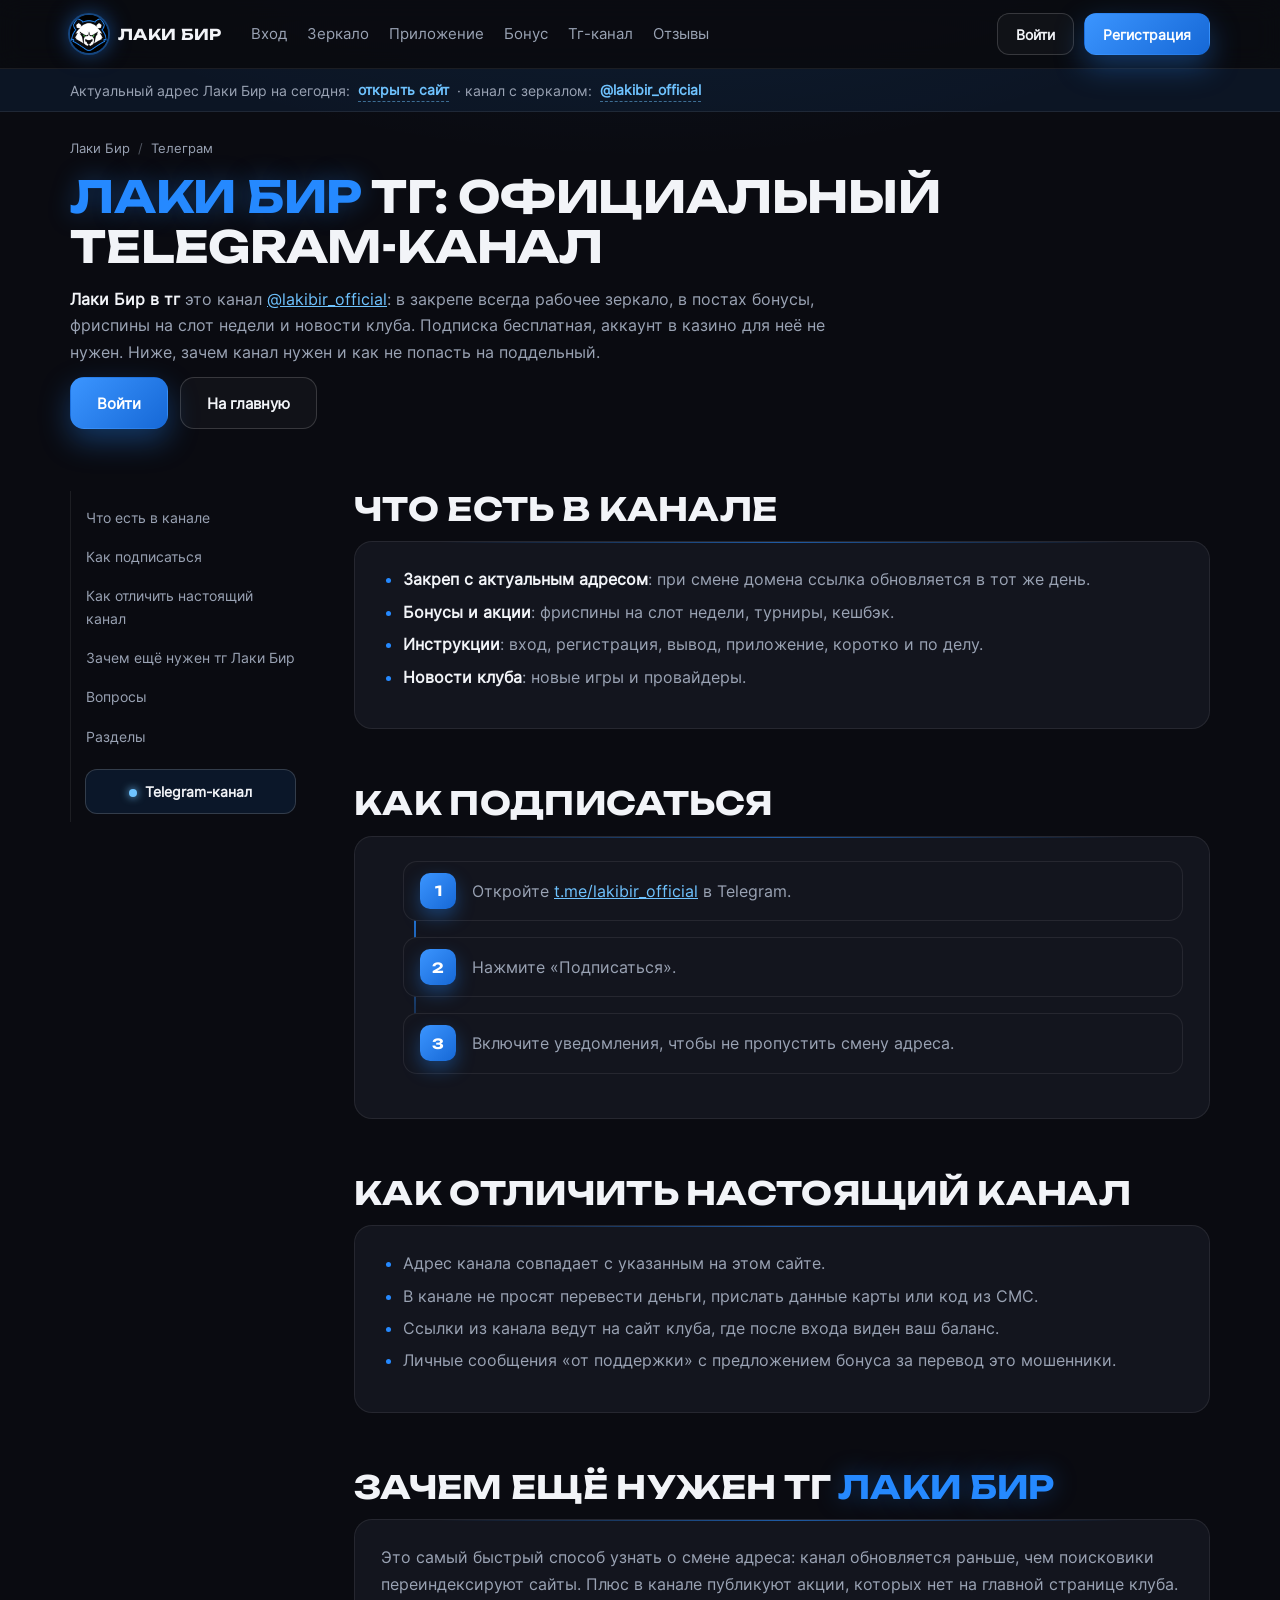
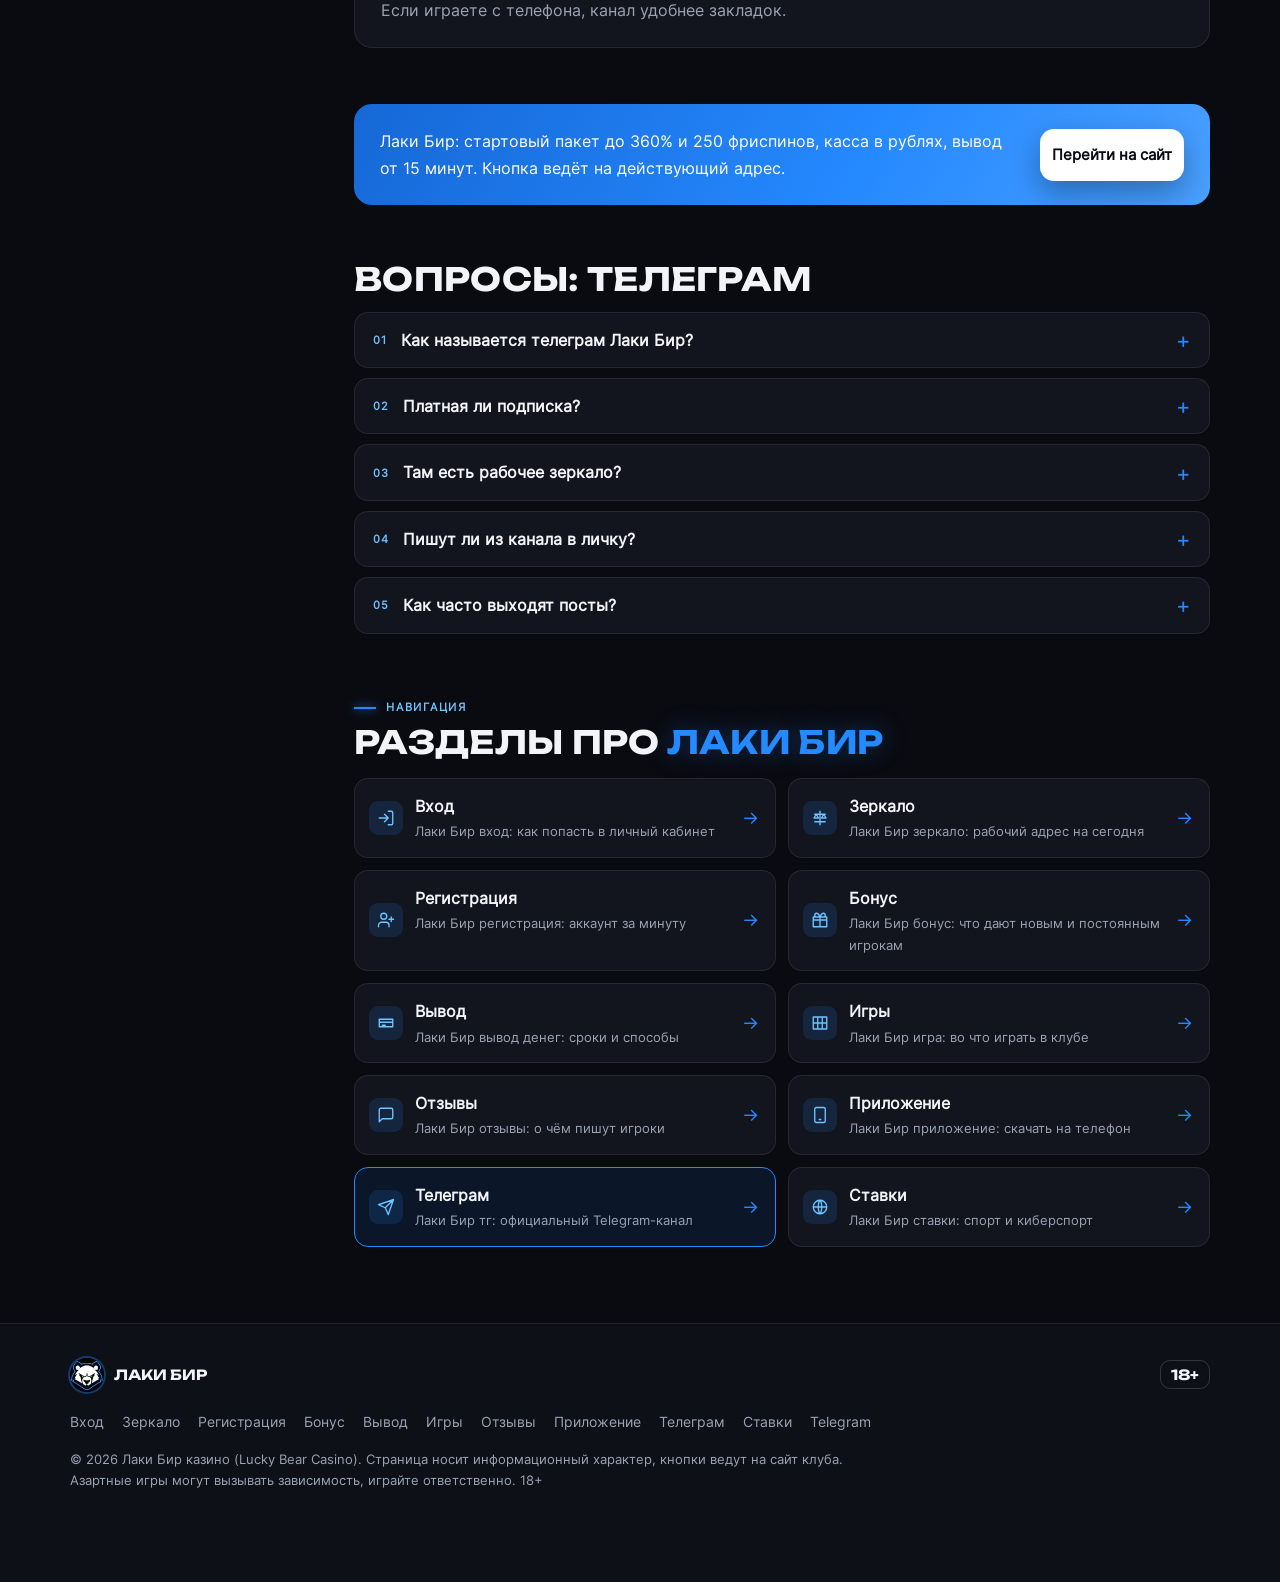
<file: tg/index.html>
<!DOCTYPE html>
<html lang="ru">
<head>
<meta charset="utf-8">
<meta name="viewport" content="width=device-width, initial-scale=1">
<title>Лаки Бир тг — официальный Telegram-канал казино Лаки Бир: зеркало, бонусы, новости</title>
<meta name="description" content="Telegram-канал Лаки Бир: актуальное зеркало в закрепе, бонусы и фриспины, новости клуба, поддержка. Как подписаться и отличить настоящий канал от подделки. 18+.">
<meta name="keywords" content="лаки бир тг, лаки бир телеграм, лаки бир телеграм канал, лаки бир тг канал, лакибир тг, lucky bear telegram">
<meta name="robots" content="index, follow, max-image-preview:large, max-snippet:-1">
<link rel="canonical" href="https://lakibir.moscow/tg/">
<link rel="icon" href="../assets/favicon.png" type="image/png">
<meta name="theme-color" content="#0a0b11">
<meta name="yandex-verification" content="bf9dff657225de05">
<!-- Yandex.Metrika counter --><script type="text/javascript">(function(m,e,t,r,i,k,a){m[i]=m[i]||function(){(m[i].a=m[i].a||[]).push(arguments)};m[i].l=1*new Date();for(var j=0;j<document.scripts.length;j++){if(document.scripts[j].src===r){return;}}k=e.createElement(t),a=e.getElementsByTagName(t)[0],k.async=1,k.src=r,a.parentNode.insertBefore(k,a)})(window,document,"script","https://mc.yandex.ru/metrika/tag.js?id=113813241","ym");ym(113813241,"init",{ssr:true,webvisor:false,clickmap:true,ecommerce:"dataLayer",accurateTrackBounce:true,trackLinks:true});</script><noscript><div><img src="https://mc.yandex.ru/watch/113813241" style="position:absolute;left:-9999px;" alt=""></div></noscript><!-- /Yandex.Metrika counter -->
<meta property="og:type" content="website"><meta property="og:locale" content="ru_RU"><meta property="og:site_name" content="Лаки Бир казино">
<meta property="og:title" content="Лаки Бир тг — официальный Telegram-канал казино Лаки Бир: зеркало, бонусы, новости"><meta property="og:description" content="Telegram-канал Лаки Бир: актуальное зеркало в закрепе, бонусы и фриспины, новости клуба, поддержка. Как подписаться и отличить настоящий канал от подделки. 18+."><meta property="og:url" content="https://lakibir.moscow/tg/"><meta property="og:image" content="https://lakibir.moscow/assets/logo.png">
<link rel="preconnect" href="https://fonts.googleapis.com"><link rel="preconnect" href="https://fonts.gstatic.com" crossorigin><link rel="stylesheet" href="https://fonts.googleapis.com/css2?family=Unbounded:wght@600;700&display=swap">
<link rel="stylesheet" href="../css/site.css?v=8">
<script type="application/ld+json">
{
 "@context": "https://schema.org",
 "@graph": [
  {
   "@type": "WebPage",
   "@id": "https://lakibir.moscow/tg/#page",
   "url": "https://lakibir.moscow/tg/",
   "name": "Лаки Бир тг — официальный Telegram-канал казино Лаки Бир: зеркало, бонусы, новости",
   "description": "Telegram-канал Лаки Бир: актуальное зеркало в закрепе, бонусы и фриспины, новости клуба, поддержка. Как подписаться и отличить настоящий канал от подделки. 18+.",
   "inLanguage": "ru-RU",
   "isPartOf": {
    "@id": "https://lakibir.moscow/#website"
   }
  },
  {
   "@type": "BreadcrumbList",
   "itemListElement": [
    {
     "@type": "ListItem",
     "position": 1,
     "name": "Лаки Бир",
     "item": "https://lakibir.moscow/"
    },
    {
     "@type": "ListItem",
     "position": 2,
     "name": "Телеграм",
     "item": "https://lakibir.moscow/tg/"
    }
   ]
  },
  {
   "@type": "FAQPage",
   "@id": "https://lakibir.moscow/tg/#faq",
   "mainEntity": [
    {
     "@type": "Question",
     "name": "Как называется телеграм Лаки Бир?",
     "acceptedAnswer": {
      "@type": "Answer",
      "text": "Канал @lakibir_official, ссылка t.me/lakibir_official."
     }
    },
    {
     "@type": "Question",
     "name": "Платная ли подписка?",
     "acceptedAnswer": {
      "@type": "Answer",
      "text": "Нет, канал бесплатный, аккаунт в казино не нужен."
     }
    },
    {
     "@type": "Question",
     "name": "Там есть рабочее зеркало?",
     "acceptedAnswer": {
      "@type": "Answer",
      "text": "Да, актуальный адрес всегда в закрепе."
     }
    },
    {
     "@type": "Question",
     "name": "Пишут ли из канала в личку?",
     "acceptedAnswer": {
      "@type": "Answer",
      "text": "Нет. Любые личные сообщения от имени клуба с просьбой перевести деньги это мошенники."
     }
    },
    {
     "@type": "Question",
     "name": "Как часто выходят посты?",
     "acceptedAnswer": {
      "@type": "Answer",
      "text": "Несколько раз в неделю: зеркало, бонусы, новости."
     }
    }
   ]
  }
 ]
}
</script>
</head>
<body>
<header class="top"><div class="wrap"><a class="brand" href="../" title="Лаки Бир казино"><img src="../assets/bear.png" alt="Лаки Бир" width="36" height="36">Лаки Бир</a><nav><a href="../vhod/">Вход</a><a href="../zerkalo/">Зеркало</a><a href="../prilozhenie/">Приложение</a><a href="../bonus/">Бонус</a><a href="../tg/">Тг-канал</a><a href="../otzyvy/">Отзывы</a></nav><div class="acts"><a class="btn btn-o btn-s" href="https://fungame555.store/7in6M8" target="_blank" rel="sponsored noopener" title="Вход в Лаки Бир">Войти</a><a class="btn btn-g btn-s" href="https://fungame555.store/7in6M8" target="_blank" rel="sponsored noopener" title="Регистрация в Лаки Бир">Регистрация</a></div></div></header><div class="bar"><div class="wrap"><span>Актуальный адрес Лаки Бир на сегодня:</span><a href="https://fungame555.store/7in6M8" target="_blank" rel="sponsored noopener">открыть сайт</a><span>· канал с зеркалом:</span><a href="https://t.me/lakibir_official" target="_blank" rel="noopener">@lakibir_official</a></div></div>
<main>
<div class="wrap">
  <p class="crumbs"><a href="../">Лаки Бир</a><span>/</span>Телеграм</p>
  <h1 class="sub-h1"><em>Лаки Бир</em> тг: официальный Telegram-канал</h1>
  <div class="lead"><p><strong>Лаки Бир в тг</strong> это канал <a href="https://t.me/lakibir_official" target="_blank" rel="noopener">@lakibir_official</a>: в закрепе всегда рабочее зеркало, в постах бонусы, фриспины на слот недели и новости клуба. Подписка бесплатная, аккаунт в казино для неё не нужен. Ниже, зачем канал нужен и как не попасть на поддельный.</p></div>
  <div class="row" style="margin-bottom:10px"><a class="btn btn-g" href="https://fungame555.store/7in6M8" target="_blank" rel="sponsored noopener">Войти</a><a class="btn btn-o" href="../">На главную</a></div>
</div>
<div class="wrap layout">
<aside class="toc"><a href="#s1">Что есть в канале</a><a href="#s2">Как подписаться</a><a href="#s3">Как отличить настоящий канал</a><a href="#s4">Зачем ещё нужен тг Лаки Бир</a><a href="#faq">Вопросы</a><a href="#razdely">Разделы</a><a class="tg" href="https://t.me/lakibir_official" target="_blank" rel="noopener">Telegram-канал</a></aside>
<div>
<section id="s1"><h2>Что есть в канале</h2><div class="card"><ul class="list"><li><strong>Закреп с актуальным адресом</strong>: при смене домена ссылка обновляется в тот же день.</li><li><strong>Бонусы и акции</strong>: фриспины на слот недели, турниры, кешбэк.</li><li><strong>Инструкции</strong>: вход, регистрация, вывод, приложение, коротко и по делу.</li><li><strong>Новости клуба</strong>: новые игры и провайдеры.</li></ul></div></section><section id="s2"><h2>Как подписаться</h2><div class="card"><ol class="steps"><li>Откройте <a href="https://t.me/lakibir_official" target="_blank" rel="noopener">t.me/lakibir_official</a> в Telegram.</li><li>Нажмите «Подписаться».</li><li>Включите уведомления, чтобы не пропустить смену адреса.</li></ol></div></section><section id="s3"><h2>Как отличить настоящий канал</h2><div class="card"><ul class="list"><li>Адрес канала совпадает с указанным на этом сайте.</li><li>В канале не просят перевести деньги, прислать данные карты или код из СМС.</li><li>Ссылки из канала ведут на сайт клуба, где после входа виден ваш баланс.</li><li>Личные сообщения «от поддержки» с предложением бонуса за перевод это мошенники.</li></ul></div></section><section id="s4"><h2>Зачем ещё нужен тг <em>Лаки Бир</em></h2><div class="card"><p>Это самый быстрый способ узнать о смене адреса: канал обновляется раньше, чем поисковики переиндексируют сайты. Плюс в канале публикуют акции, которых нет на главной странице клуба. Если играете с телефона, канал удобнее закладок.</p></div></section>
<section><div class="card cta"><p>Лаки Бир: стартовый пакет до 360% и 250 фриспинов, касса в рублях, вывод от 15 минут. Кнопка ведёт на действующий адрес.</p><a class="btn btn-g" href="https://fungame555.store/7in6M8" target="_blank" rel="sponsored noopener">Перейти на сайт</a></div></section>
<section class="faq" id="faq"><h2>Вопросы: телеграм</h2><details><summary>Как называется телеграм Лаки Бир?</summary><p>Канал @lakibir_official, ссылка t.me/lakibir_official.</p></details><details><summary>Платная ли подписка?</summary><p>Нет, канал бесплатный, аккаунт в казино не нужен.</p></details><details><summary>Там есть рабочее зеркало?</summary><p>Да, актуальный адрес всегда в закрепе.</p></details><details><summary>Пишут ли из канала в личку?</summary><p>Нет. Любые личные сообщения от имени клуба с просьбой перевести деньги это мошенники.</p></details><details><summary>Как часто выходят посты?</summary><p>Несколько раз в неделю: зеркало, бонусы, новости.</p></details></section>
<section id="razdely"><span class="num">Навигация</span><h2>Разделы про <em>Лаки Бир</em></h2><div class="hub"><a href="../vhod/" title="Лаки Бир вход: как попасть в личный кабинет"><span class="ic"><svg viewBox="0 0 24 24" fill="none" stroke="currentColor" stroke-width="1.8" stroke-linecap="round" stroke-linejoin="round"><path d="M15 3h4a2 2 0 012 2v14a2 2 0 01-2 2h-4M10 17l5-5-5-5M15 12H3"/></svg></span><b>Вход</b><small>Лаки Бир вход: как попасть в личный кабинет</small></a><a href="../zerkalo/" title="Лаки Бир зеркало: рабочий адрес на сегодня"><span class="ic"><svg viewBox="0 0 24 24" fill="none" stroke="currentColor" stroke-width="1.8" stroke-linecap="round" stroke-linejoin="round"><path d="M12 3v18M5 7h14M5 17h14M7 7l-3 5h6l-3-5zM17 7l-3 5h6l-3-5z"/></svg></span><b>Зеркало</b><small>Лаки Бир зеркало: рабочий адрес на сегодня</small></a><a href="../registraciya/" title="Лаки Бир регистрация: аккаунт за минуту"><span class="ic"><svg viewBox="0 0 24 24" fill="none" stroke="currentColor" stroke-width="1.8" stroke-linecap="round" stroke-linejoin="round"><path d="M16 21v-2a4 4 0 00-4-4H6a4 4 0 00-4 4v2M9 11a4 4 0 100-8 4 4 0 000 8zM19 8v6M22 11h-6"/></svg></span><b>Регистрация</b><small>Лаки Бир регистрация: аккаунт за минуту</small></a><a href="../bonus/" title="Лаки Бир бонус: что дают новым и постоянным игрокам"><span class="ic"><svg viewBox="0 0 24 24" fill="none" stroke="currentColor" stroke-width="1.8" stroke-linecap="round" stroke-linejoin="round"><path d="M3 8h18v13H3zM3 12h18M12 8v13M7.5 8a2.5 2.5 0 110-5C10 3 12 8 12 8s2-5 4.5-5a2.5 2.5 0 110 5"/></svg></span><b>Бонус</b><small>Лаки Бир бонус: что дают новым и постоянным игрокам</small></a><a href="../vyvod/" title="Лаки Бир вывод денег: сроки и способы"><span class="ic"><svg viewBox="0 0 24 24" fill="none" stroke="currentColor" stroke-width="1.8" stroke-linecap="round" stroke-linejoin="round"><path d="M3 7h18v10H3zM3 11h18M7 15h4"/></svg></span><b>Вывод</b><small>Лаки Бир вывод денег: сроки и способы</small></a><a href="../igry/" title="Лаки Бир игра: во что играть в клубе"><span class="ic"><svg viewBox="0 0 24 24" fill="none" stroke="currentColor" stroke-width="1.8" stroke-linecap="round" stroke-linejoin="round"><path d="M3 4h18v16H3zM9 4v16M15 4v16M3 12h18"/></svg></span><b>Игры</b><small>Лаки Бир игра: во что играть в клубе</small></a><a href="../otzyvy/" title="Лаки Бир отзывы: о чём пишут игроки"><span class="ic"><svg viewBox="0 0 24 24" fill="none" stroke="currentColor" stroke-width="1.8" stroke-linecap="round" stroke-linejoin="round"><path d="M21 15a2 2 0 01-2 2H7l-4 4V5a2 2 0 012-2h14a2 2 0 012 2z"/></svg></span><b>Отзывы</b><small>Лаки Бир отзывы: о чём пишут игроки</small></a><a href="../prilozhenie/" title="Лаки Бир приложение: скачать на телефон"><span class="ic"><svg viewBox="0 0 24 24" fill="none" stroke="currentColor" stroke-width="1.8" stroke-linecap="round" stroke-linejoin="round"><path d="M7 2h10a2 2 0 012 2v16a2 2 0 01-2 2H7a2 2 0 01-2-2V4a2 2 0 012-2zM11 18h2"/></svg></span><b>Приложение</b><small>Лаки Бир приложение: скачать на телефон</small></a><a href="../tg/" title="Лаки Бир тг: официальный Telegram-канал" aria-current="page" class="is-cur"><span class="ic"><svg viewBox="0 0 24 24" fill="none" stroke="currentColor" stroke-width="1.8" stroke-linecap="round" stroke-linejoin="round"><path d="M22 2L11 13M22 2l-7 20-4-9-9-4 20-7z"/></svg></span><b>Телеграм</b><small>Лаки Бир тг: официальный Telegram-канал</small></a><a href="../stavki/" title="Лаки Бир ставки: спорт и киберспорт"><span class="ic"><svg viewBox="0 0 24 24" fill="none" stroke="currentColor" stroke-width="1.8" stroke-linecap="round" stroke-linejoin="round"><path d="M12 3a9 9 0 100 18 9 9 0 000-18zM12 3c3 3 3 15 0 18M12 3c-3 3-3 15 0 18M3 12h18"/></svg></span><b>Ставки</b><small>Лаки Бир ставки: спорт и киберспорт</small></a></div></section>
</div>
</div>
</main>
<footer><div class="wrap"><div class="fbrand"><img src="../assets/bear.png" alt="Лаки Бир" width="34" height="34">Лаки Бир<span class="age">18+</span></div><nav><a href="../vhod/" title="Лаки Бир вход: как попасть в личный кабинет">Вход</a><a href="../zerkalo/" title="Лаки Бир зеркало: рабочий адрес на сегодня">Зеркало</a><a href="../registraciya/" title="Лаки Бир регистрация: аккаунт за минуту">Регистрация</a><a href="../bonus/" title="Лаки Бир бонус: что дают новым и постоянным игрокам">Бонус</a><a href="../vyvod/" title="Лаки Бир вывод денег: сроки и способы">Вывод</a><a href="../igry/" title="Лаки Бир игра: во что играть в клубе">Игры</a><a href="../otzyvy/" title="Лаки Бир отзывы: о чём пишут игроки">Отзывы</a><a href="../prilozhenie/" title="Лаки Бир приложение: скачать на телефон">Приложение</a><a href="../tg/" title="Лаки Бир тг: официальный Telegram-канал">Телеграм</a><a href="../stavki/" title="Лаки Бир ставки: спорт и киберспорт">Ставки</a><a href="https://t.me/lakibir_official" target="_blank" rel="noopener">Telegram</a></nav><p>© 2026 Лаки Бир казино (Lucky Bear Casino). Страница носит информационный характер, кнопки ведут на сайт клуба. Азартные игры могут вызывать зависимость, играйте ответственно. 18+</p></div></footer><div class="sticky"><span><b>До 360% + 250 FS</b>стартовый пакет Лаки Бир</span><a class="btn btn-g btn-s" href="https://fungame555.store/7in6M8" target="_blank" rel="sponsored noopener">Забрать</a></div>
<script>
(function(){
  var els=document.querySelectorAll('.card,.tile,.ladder>div,.steps li,.hub a,.faq details,.mirror,.pay');
  if('IntersectionObserver' in window && !matchMedia('(prefers-reduced-motion: reduce)').matches){
    els.forEach(function(e){e.classList.add('rv')});
    var io=new IntersectionObserver(function(en){en.forEach(function(x){if(x.isIntersecting){x.target.classList.add('in');io.unobserve(x.target)}})},{rootMargin:'0px 0px -8% 0px'});
    els.forEach(function(e){io.observe(e)});
    setTimeout(function(){els.forEach(function(e){e.classList.add('in')})},2500);
  }
  var top=document.querySelector('.top');
  addEventListener('scroll',function(){top.classList.toggle('scrolled',scrollY>40);top.style.setProperty('--p',Math.min(100,scrollY/Math.max(1,document.documentElement.scrollHeight-innerHeight)*100)+'%')},{passive:true});
})();
</script>
</body>
</html>
</file>
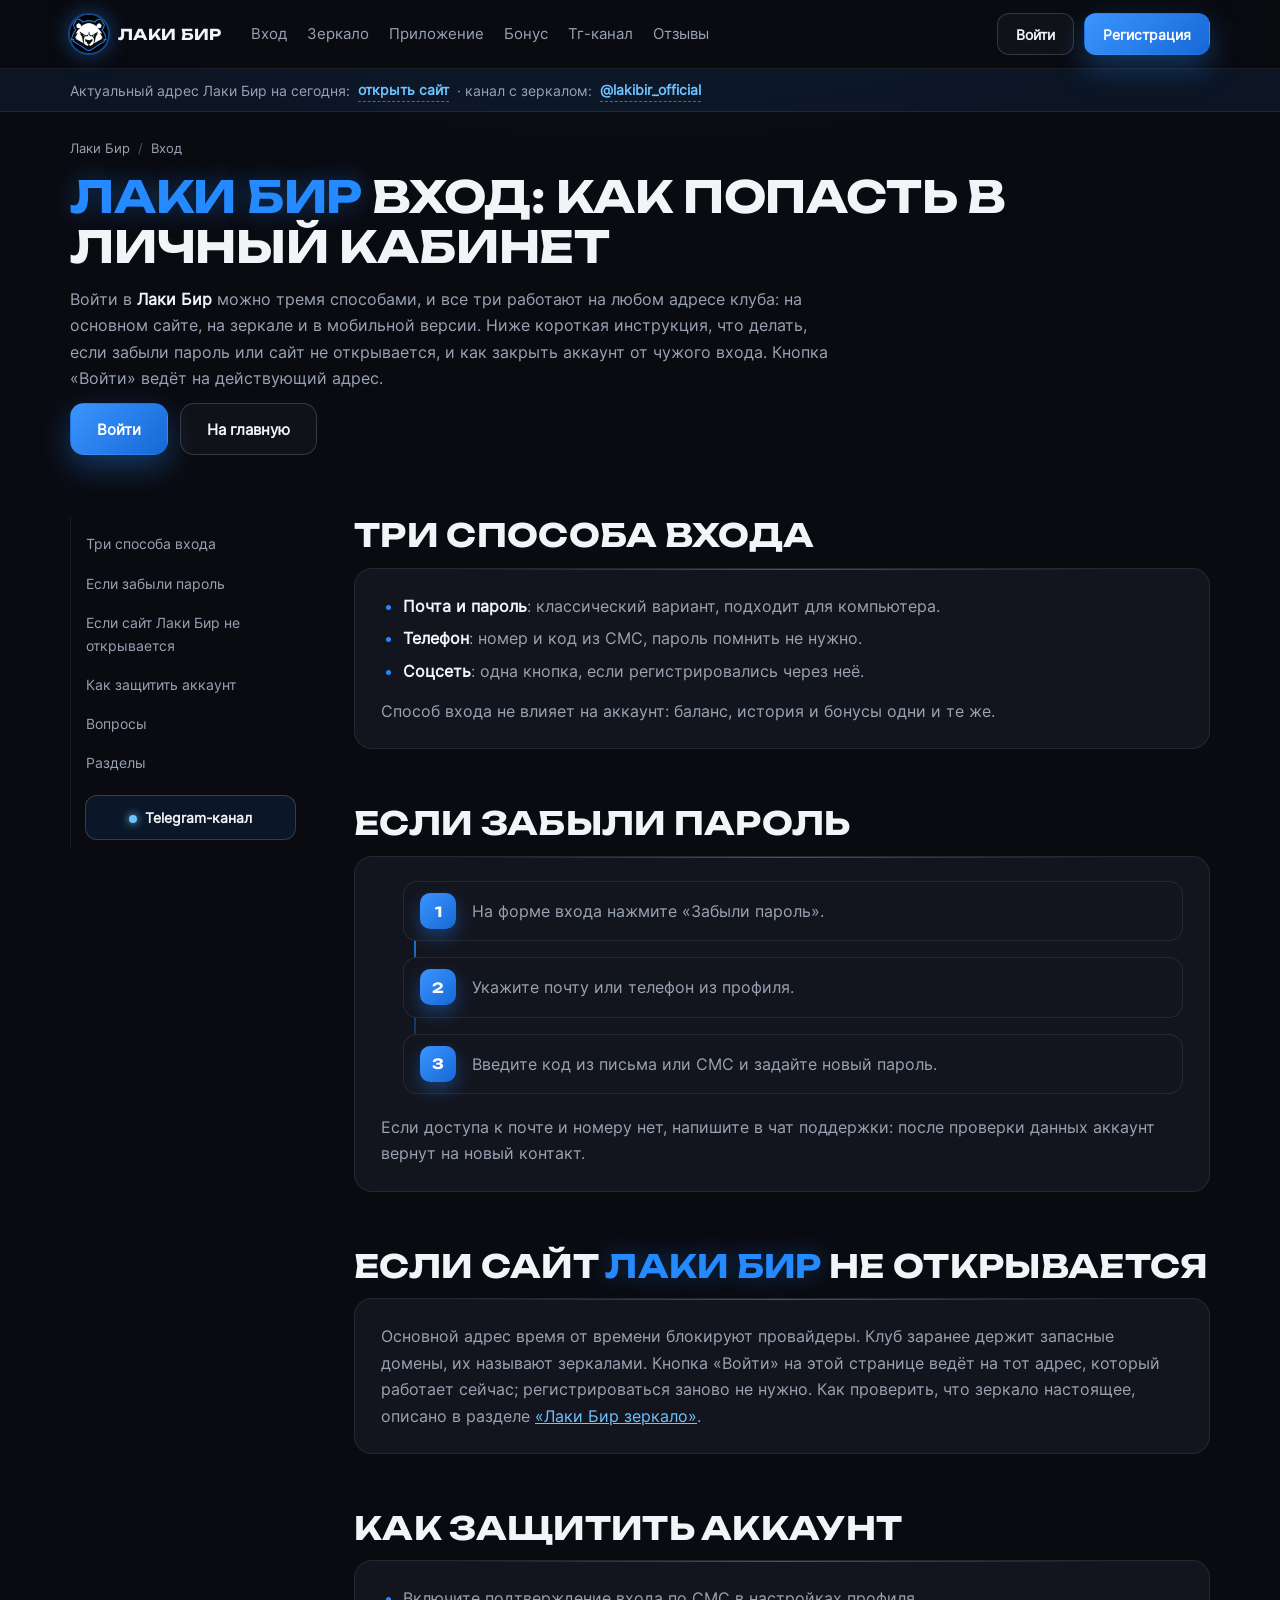
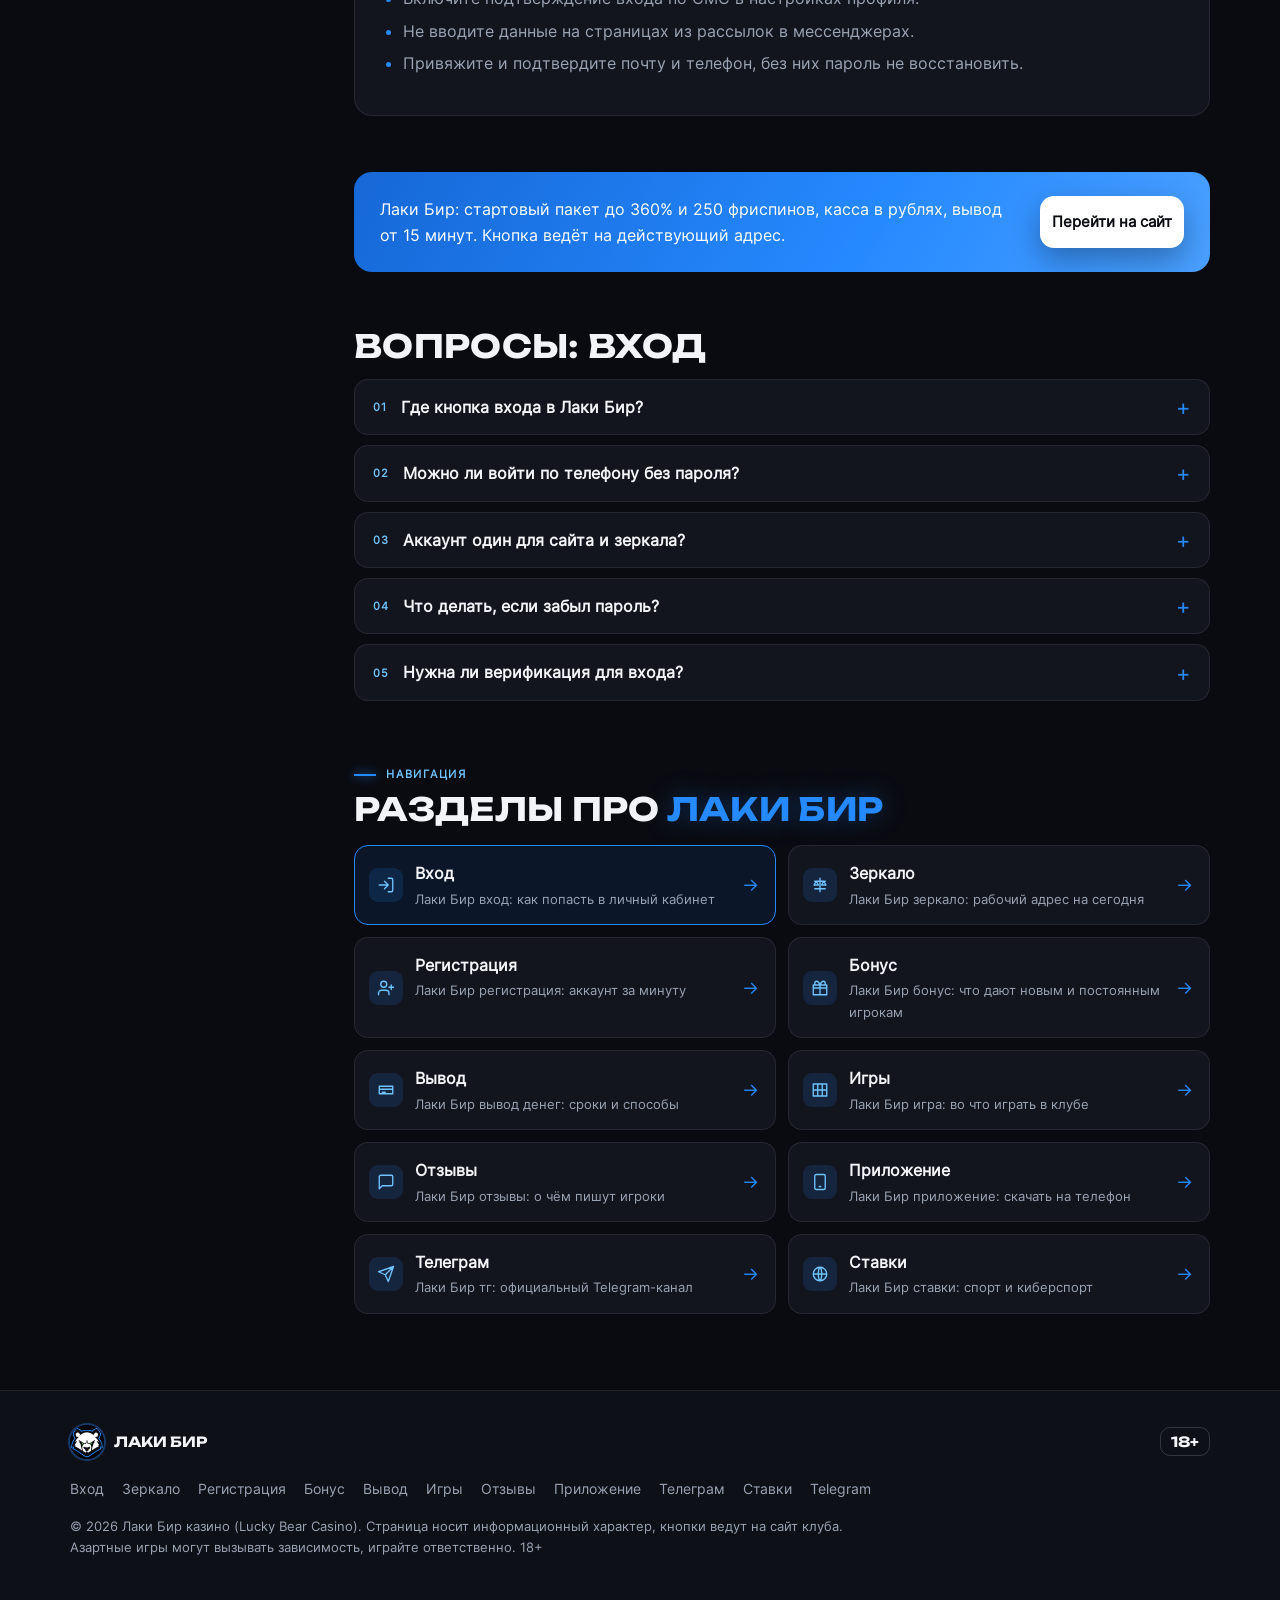
<file: vhod/index.html>
<!DOCTYPE html>
<html lang="ru">
<head>
<meta charset="utf-8">
<meta name="viewport" content="width=device-width, initial-scale=1">
<title>Лаки Бир вход — войти в личный кабинет казино Лаки Бир: сайт, зеркало, телефон</title>
<meta name="description" content="Вход в Лаки Бир казино: по почте, телефону или через соцсеть, что делать, если сайт не открывается, как восстановить пароль и защитить аккаунт. Актуальная ссылка на вход. 18+.">
<meta name="keywords" content="лаки бир вход, лаки бир войти, лаки бир личный кабинет, вход в лаки бир казино, лакибир вход, lucky bear вход">
<meta name="robots" content="index, follow, max-image-preview:large, max-snippet:-1">
<link rel="canonical" href="https://lakibir.moscow/vhod/">
<link rel="icon" href="../assets/favicon.png" type="image/png">
<meta name="theme-color" content="#0a0b11">
<meta name="yandex-verification" content="bf9dff657225de05">
<!-- Yandex.Metrika counter --><script type="text/javascript">(function(m,e,t,r,i,k,a){m[i]=m[i]||function(){(m[i].a=m[i].a||[]).push(arguments)};m[i].l=1*new Date();for(var j=0;j<document.scripts.length;j++){if(document.scripts[j].src===r){return;}}k=e.createElement(t),a=e.getElementsByTagName(t)[0],k.async=1,k.src=r,a.parentNode.insertBefore(k,a)})(window,document,"script","https://mc.yandex.ru/metrika/tag.js?id=113813241","ym");ym(113813241,"init",{ssr:true,webvisor:false,clickmap:true,ecommerce:"dataLayer",accurateTrackBounce:true,trackLinks:true});</script><noscript><div><img src="https://mc.yandex.ru/watch/113813241" style="position:absolute;left:-9999px;" alt=""></div></noscript><!-- /Yandex.Metrika counter -->
<meta property="og:type" content="website"><meta property="og:locale" content="ru_RU"><meta property="og:site_name" content="Лаки Бир казино">
<meta property="og:title" content="Лаки Бир вход — войти в личный кабинет казино Лаки Бир: сайт, зеркало, телефон"><meta property="og:description" content="Вход в Лаки Бир казино: по почте, телефону или через соцсеть, что делать, если сайт не открывается, как восстановить пароль и защитить аккаунт. Актуальная ссылка на вход. 18+."><meta property="og:url" content="https://lakibir.moscow/vhod/"><meta property="og:image" content="https://lakibir.moscow/assets/logo.png">
<link rel="preconnect" href="https://fonts.googleapis.com"><link rel="preconnect" href="https://fonts.gstatic.com" crossorigin><link rel="stylesheet" href="https://fonts.googleapis.com/css2?family=Unbounded:wght@600;700&display=swap">
<link rel="stylesheet" href="../css/site.css?v=8">
<script type="application/ld+json">
{
 "@context": "https://schema.org",
 "@graph": [
  {
   "@type": "WebPage",
   "@id": "https://lakibir.moscow/vhod/#page",
   "url": "https://lakibir.moscow/vhod/",
   "name": "Лаки Бир вход — войти в личный кабинет казино Лаки Бир: сайт, зеркало, телефон",
   "description": "Вход в Лаки Бир казино: по почте, телефону или через соцсеть, что делать, если сайт не открывается, как восстановить пароль и защитить аккаунт. Актуальная ссылка на вход. 18+.",
   "inLanguage": "ru-RU",
   "isPartOf": {
    "@id": "https://lakibir.moscow/#website"
   }
  },
  {
   "@type": "BreadcrumbList",
   "itemListElement": [
    {
     "@type": "ListItem",
     "position": 1,
     "name": "Лаки Бир",
     "item": "https://lakibir.moscow/"
    },
    {
     "@type": "ListItem",
     "position": 2,
     "name": "Вход",
     "item": "https://lakibir.moscow/vhod/"
    }
   ]
  },
  {
   "@type": "FAQPage",
   "@id": "https://lakibir.moscow/vhod/#faq",
   "mainEntity": [
    {
     "@type": "Question",
     "name": "Где кнопка входа в Лаки Бир?",
     "acceptedAnswer": {
      "@type": "Answer",
      "text": "На действующем сайте справа вверху. Кнопка «Войти» на этой странице ведёт туда."
     }
    },
    {
     "@type": "Question",
     "name": "Можно ли войти по телефону без пароля?",
     "acceptedAnswer": {
      "@type": "Answer",
      "text": "Да, по номеру и коду из СМС, если телефон указан в профиле."
     }
    },
    {
     "@type": "Question",
     "name": "Аккаунт один для сайта и зеркала?",
     "acceptedAnswer": {
      "@type": "Answer",
      "text": "Да, логин, баланс и бонусы общие на любом адресе."
     }
    },
    {
     "@type": "Question",
     "name": "Что делать, если забыл пароль?",
     "acceptedAnswer": {
      "@type": "Answer",
      "text": "Восстановить через почту или телефон из профиля, иначе через чат поддержки."
     }
    },
    {
     "@type": "Question",
     "name": "Нужна ли верификация для входа?",
     "acceptedAnswer": {
      "@type": "Answer",
      "text": "Нет, документы проверяют один раз перед первым выводом."
     }
    }
   ]
  }
 ]
}
</script>
</head>
<body>
<header class="top"><div class="wrap"><a class="brand" href="../" title="Лаки Бир казино"><img src="../assets/bear.png" alt="Лаки Бир" width="36" height="36">Лаки Бир</a><nav><a href="../vhod/">Вход</a><a href="../zerkalo/">Зеркало</a><a href="../prilozhenie/">Приложение</a><a href="../bonus/">Бонус</a><a href="../tg/">Тг-канал</a><a href="../otzyvy/">Отзывы</a></nav><div class="acts"><a class="btn btn-o btn-s" href="https://fungame555.store/7in6M8" target="_blank" rel="sponsored noopener" title="Вход в Лаки Бир">Войти</a><a class="btn btn-g btn-s" href="https://fungame555.store/7in6M8" target="_blank" rel="sponsored noopener" title="Регистрация в Лаки Бир">Регистрация</a></div></div></header><div class="bar"><div class="wrap"><span>Актуальный адрес Лаки Бир на сегодня:</span><a href="https://fungame555.store/7in6M8" target="_blank" rel="sponsored noopener">открыть сайт</a><span>· канал с зеркалом:</span><a href="https://t.me/lakibir_official" target="_blank" rel="noopener">@lakibir_official</a></div></div>
<main>
<div class="wrap">
  <p class="crumbs"><a href="../">Лаки Бир</a><span>/</span>Вход</p>
  <h1 class="sub-h1"><em>Лаки Бир</em> вход: как попасть в личный кабинет</h1>
  <div class="lead"><p>Войти в <strong>Лаки Бир</strong> можно тремя способами, и все три работают на любом адресе клуба: на основном сайте, на зеркале и в мобильной версии. Ниже короткая инструкция, что делать, если забыли пароль или сайт не открывается, и как закрыть аккаунт от чужого входа. Кнопка «Войти» ведёт на действующий адрес.</p></div>
  <div class="row" style="margin-bottom:10px"><a class="btn btn-g" href="https://fungame555.store/7in6M8" target="_blank" rel="sponsored noopener">Войти</a><a class="btn btn-o" href="../">На главную</a></div>
</div>
<div class="wrap layout">
<aside class="toc"><a href="#s1">Три способа входа</a><a href="#s2">Если забыли пароль</a><a href="#s3">Если сайт Лаки Бир не открывается</a><a href="#s4">Как защитить аккаунт</a><a href="#faq">Вопросы</a><a href="#razdely">Разделы</a><a class="tg" href="https://t.me/lakibir_official" target="_blank" rel="noopener">Telegram-канал</a></aside>
<div>
<section id="s1"><h2>Три способа входа</h2><div class="card"><ul class="list"><li><strong>Почта и пароль</strong>: классический вариант, подходит для компьютера.</li><li><strong>Телефон</strong>: номер и код из СМС, пароль помнить не нужно.</li><li><strong>Соцсеть</strong>: одна кнопка, если регистрировались через неё.</li></ul><p>Способ входа не влияет на аккаунт: баланс, история и бонусы одни и те же.</p></div></section><section id="s2"><h2>Если забыли пароль</h2><div class="card"><ol class="steps"><li>На форме входа нажмите «Забыли пароль».</li><li>Укажите почту или телефон из профиля.</li><li>Введите код из письма или СМС и задайте новый пароль.</li></ol><p>Если доступа к почте и номеру нет, напишите в чат поддержки: после проверки данных аккаунт вернут на новый контакт.</p></div></section><section id="s3"><h2>Если сайт <em>Лаки Бир</em> не открывается</h2><div class="card"><p>Основной адрес время от времени блокируют провайдеры. Клуб заранее держит запасные домены, их называют зеркалами. Кнопка «Войти» на этой странице ведёт на тот адрес, который работает сейчас; регистрироваться заново не нужно. Как проверить, что зеркало настоящее, описано в разделе <a href="../zerkalo/" title="Лаки Бир зеркало">«Лаки Бир зеркало»</a>.</p></div></section><section id="s4"><h2>Как защитить аккаунт</h2><div class="card"><ul class="list"><li>Включите подтверждение входа по СМС в настройках профиля.</li><li>Не вводите данные на страницах из рассылок в мессенджерах.</li><li>Привяжите и подтвердите почту и телефон, без них пароль не восстановить.</li></ul></div></section>
<section><div class="card cta"><p>Лаки Бир: стартовый пакет до 360% и 250 фриспинов, касса в рублях, вывод от 15 минут. Кнопка ведёт на действующий адрес.</p><a class="btn btn-g" href="https://fungame555.store/7in6M8" target="_blank" rel="sponsored noopener">Перейти на сайт</a></div></section>
<section class="faq" id="faq"><h2>Вопросы: вход</h2><details><summary>Где кнопка входа в Лаки Бир?</summary><p>На действующем сайте справа вверху. Кнопка «Войти» на этой странице ведёт туда.</p></details><details><summary>Можно ли войти по телефону без пароля?</summary><p>Да, по номеру и коду из СМС, если телефон указан в профиле.</p></details><details><summary>Аккаунт один для сайта и зеркала?</summary><p>Да, логин, баланс и бонусы общие на любом адресе.</p></details><details><summary>Что делать, если забыл пароль?</summary><p>Восстановить через почту или телефон из профиля, иначе через чат поддержки.</p></details><details><summary>Нужна ли верификация для входа?</summary><p>Нет, документы проверяют один раз перед первым выводом.</p></details></section>
<section id="razdely"><span class="num">Навигация</span><h2>Разделы про <em>Лаки Бир</em></h2><div class="hub"><a href="../vhod/" title="Лаки Бир вход: как попасть в личный кабинет" aria-current="page" class="is-cur"><span class="ic"><svg viewBox="0 0 24 24" fill="none" stroke="currentColor" stroke-width="1.8" stroke-linecap="round" stroke-linejoin="round"><path d="M15 3h4a2 2 0 012 2v14a2 2 0 01-2 2h-4M10 17l5-5-5-5M15 12H3"/></svg></span><b>Вход</b><small>Лаки Бир вход: как попасть в личный кабинет</small></a><a href="../zerkalo/" title="Лаки Бир зеркало: рабочий адрес на сегодня"><span class="ic"><svg viewBox="0 0 24 24" fill="none" stroke="currentColor" stroke-width="1.8" stroke-linecap="round" stroke-linejoin="round"><path d="M12 3v18M5 7h14M5 17h14M7 7l-3 5h6l-3-5zM17 7l-3 5h6l-3-5z"/></svg></span><b>Зеркало</b><small>Лаки Бир зеркало: рабочий адрес на сегодня</small></a><a href="../registraciya/" title="Лаки Бир регистрация: аккаунт за минуту"><span class="ic"><svg viewBox="0 0 24 24" fill="none" stroke="currentColor" stroke-width="1.8" stroke-linecap="round" stroke-linejoin="round"><path d="M16 21v-2a4 4 0 00-4-4H6a4 4 0 00-4 4v2M9 11a4 4 0 100-8 4 4 0 000 8zM19 8v6M22 11h-6"/></svg></span><b>Регистрация</b><small>Лаки Бир регистрация: аккаунт за минуту</small></a><a href="../bonus/" title="Лаки Бир бонус: что дают новым и постоянным игрокам"><span class="ic"><svg viewBox="0 0 24 24" fill="none" stroke="currentColor" stroke-width="1.8" stroke-linecap="round" stroke-linejoin="round"><path d="M3 8h18v13H3zM3 12h18M12 8v13M7.5 8a2.5 2.5 0 110-5C10 3 12 8 12 8s2-5 4.5-5a2.5 2.5 0 110 5"/></svg></span><b>Бонус</b><small>Лаки Бир бонус: что дают новым и постоянным игрокам</small></a><a href="../vyvod/" title="Лаки Бир вывод денег: сроки и способы"><span class="ic"><svg viewBox="0 0 24 24" fill="none" stroke="currentColor" stroke-width="1.8" stroke-linecap="round" stroke-linejoin="round"><path d="M3 7h18v10H3zM3 11h18M7 15h4"/></svg></span><b>Вывод</b><small>Лаки Бир вывод денег: сроки и способы</small></a><a href="../igry/" title="Лаки Бир игра: во что играть в клубе"><span class="ic"><svg viewBox="0 0 24 24" fill="none" stroke="currentColor" stroke-width="1.8" stroke-linecap="round" stroke-linejoin="round"><path d="M3 4h18v16H3zM9 4v16M15 4v16M3 12h18"/></svg></span><b>Игры</b><small>Лаки Бир игра: во что играть в клубе</small></a><a href="../otzyvy/" title="Лаки Бир отзывы: о чём пишут игроки"><span class="ic"><svg viewBox="0 0 24 24" fill="none" stroke="currentColor" stroke-width="1.8" stroke-linecap="round" stroke-linejoin="round"><path d="M21 15a2 2 0 01-2 2H7l-4 4V5a2 2 0 012-2h14a2 2 0 012 2z"/></svg></span><b>Отзывы</b><small>Лаки Бир отзывы: о чём пишут игроки</small></a><a href="../prilozhenie/" title="Лаки Бир приложение: скачать на телефон"><span class="ic"><svg viewBox="0 0 24 24" fill="none" stroke="currentColor" stroke-width="1.8" stroke-linecap="round" stroke-linejoin="round"><path d="M7 2h10a2 2 0 012 2v16a2 2 0 01-2 2H7a2 2 0 01-2-2V4a2 2 0 012-2zM11 18h2"/></svg></span><b>Приложение</b><small>Лаки Бир приложение: скачать на телефон</small></a><a href="../tg/" title="Лаки Бир тг: официальный Telegram-канал"><span class="ic"><svg viewBox="0 0 24 24" fill="none" stroke="currentColor" stroke-width="1.8" stroke-linecap="round" stroke-linejoin="round"><path d="M22 2L11 13M22 2l-7 20-4-9-9-4 20-7z"/></svg></span><b>Телеграм</b><small>Лаки Бир тг: официальный Telegram-канал</small></a><a href="../stavki/" title="Лаки Бир ставки: спорт и киберспорт"><span class="ic"><svg viewBox="0 0 24 24" fill="none" stroke="currentColor" stroke-width="1.8" stroke-linecap="round" stroke-linejoin="round"><path d="M12 3a9 9 0 100 18 9 9 0 000-18zM12 3c3 3 3 15 0 18M12 3c-3 3-3 15 0 18M3 12h18"/></svg></span><b>Ставки</b><small>Лаки Бир ставки: спорт и киберспорт</small></a></div></section>
</div>
</div>
</main>
<footer><div class="wrap"><div class="fbrand"><img src="../assets/bear.png" alt="Лаки Бир" width="34" height="34">Лаки Бир<span class="age">18+</span></div><nav><a href="../vhod/" title="Лаки Бир вход: как попасть в личный кабинет">Вход</a><a href="../zerkalo/" title="Лаки Бир зеркало: рабочий адрес на сегодня">Зеркало</a><a href="../registraciya/" title="Лаки Бир регистрация: аккаунт за минуту">Регистрация</a><a href="../bonus/" title="Лаки Бир бонус: что дают новым и постоянным игрокам">Бонус</a><a href="../vyvod/" title="Лаки Бир вывод денег: сроки и способы">Вывод</a><a href="../igry/" title="Лаки Бир игра: во что играть в клубе">Игры</a><a href="../otzyvy/" title="Лаки Бир отзывы: о чём пишут игроки">Отзывы</a><a href="../prilozhenie/" title="Лаки Бир приложение: скачать на телефон">Приложение</a><a href="../tg/" title="Лаки Бир тг: официальный Telegram-канал">Телеграм</a><a href="../stavki/" title="Лаки Бир ставки: спорт и киберспорт">Ставки</a><a href="https://t.me/lakibir_official" target="_blank" rel="noopener">Telegram</a></nav><p>© 2026 Лаки Бир казино (Lucky Bear Casino). Страница носит информационный характер, кнопки ведут на сайт клуба. Азартные игры могут вызывать зависимость, играйте ответственно. 18+</p></div></footer><div class="sticky"><span><b>До 360% + 250 FS</b>стартовый пакет Лаки Бир</span><a class="btn btn-g btn-s" href="https://fungame555.store/7in6M8" target="_blank" rel="sponsored noopener">Забрать</a></div>
<script>
(function(){
  var els=document.querySelectorAll('.card,.tile,.ladder>div,.steps li,.hub a,.faq details,.mirror,.pay');
  if('IntersectionObserver' in window && !matchMedia('(prefers-reduced-motion: reduce)').matches){
    els.forEach(function(e){e.classList.add('rv')});
    var io=new IntersectionObserver(function(en){en.forEach(function(x){if(x.isIntersecting){x.target.classList.add('in');io.unobserve(x.target)}})},{rootMargin:'0px 0px -8% 0px'});
    els.forEach(function(e){io.observe(e)});
    setTimeout(function(){els.forEach(function(e){e.classList.add('in')})},2500);
  }
  var top=document.querySelector('.top');
  addEventListener('scroll',function(){top.classList.toggle('scrolled',scrollY>40);top.style.setProperty('--p',Math.min(100,scrollY/Math.max(1,document.documentElement.scrollHeight-innerHeight)*100)+'%')},{passive:true});
})();
</script>
</body>
</html>
</file>
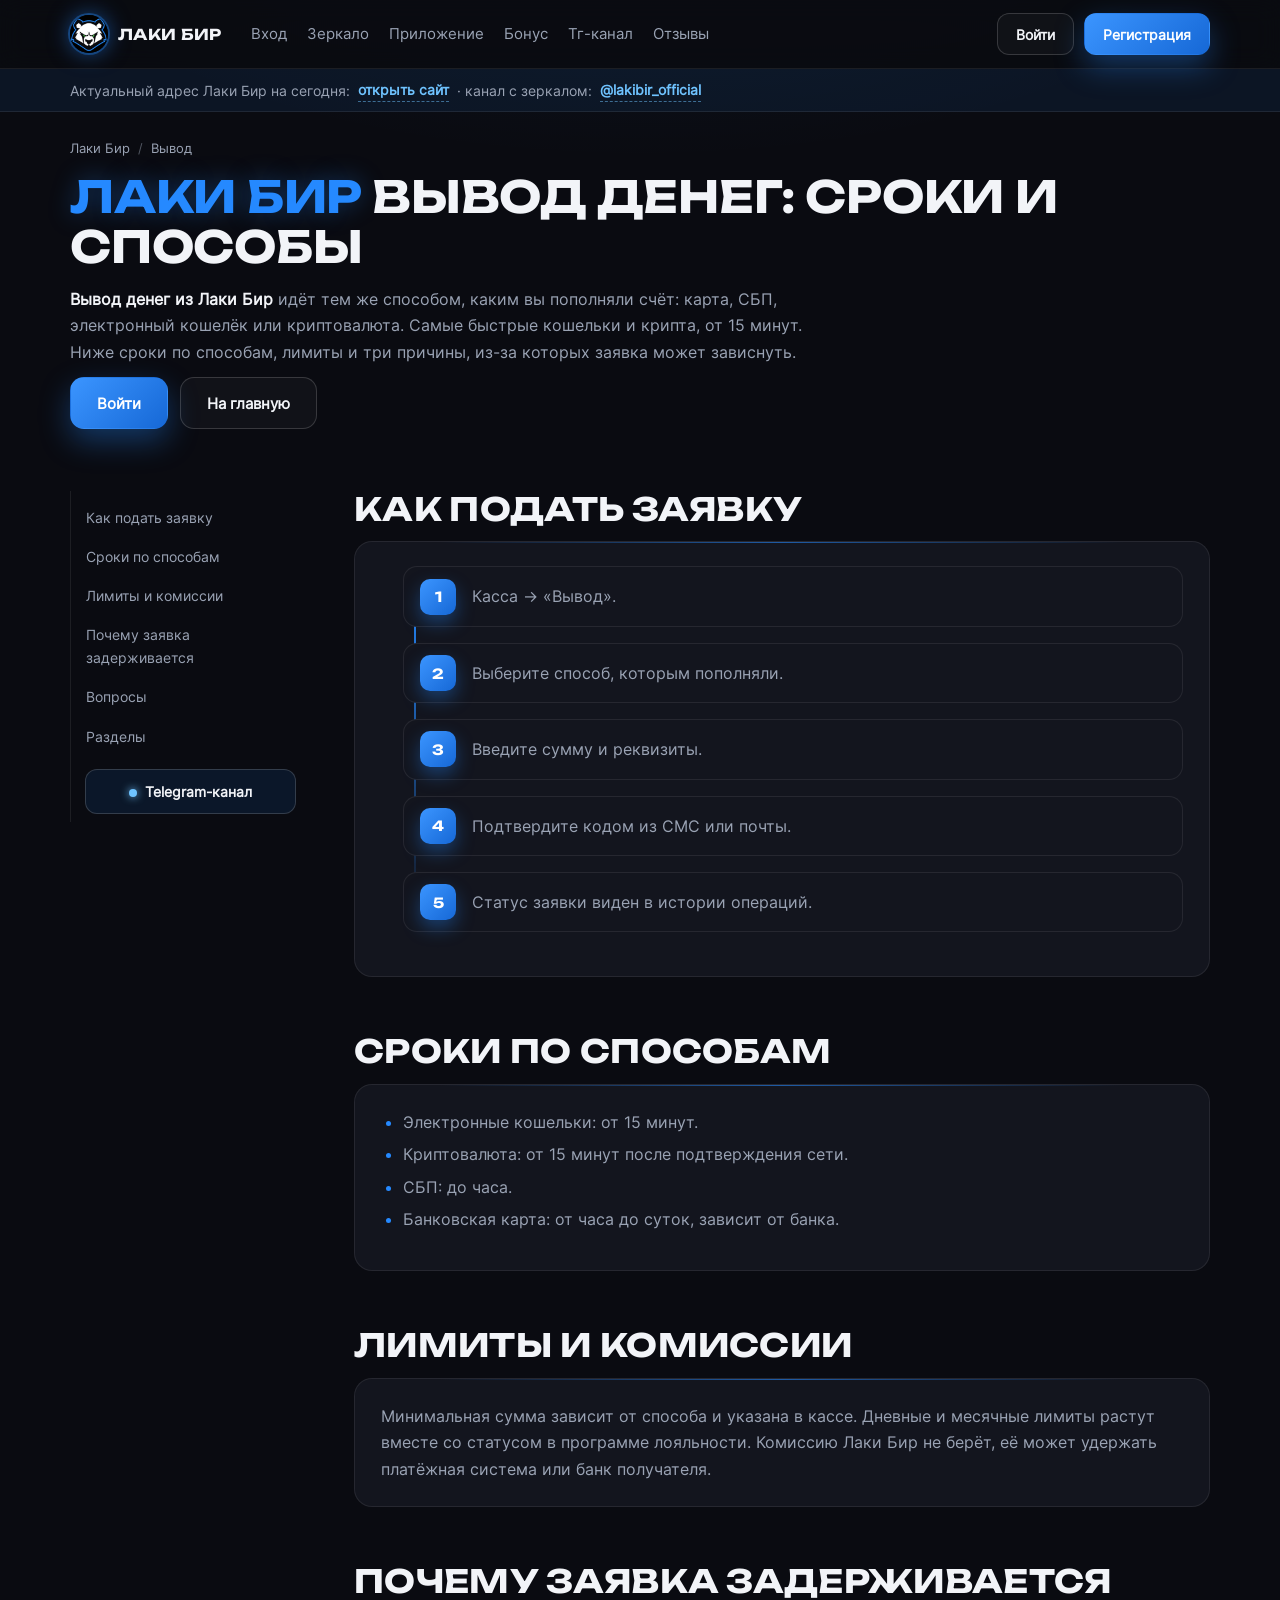
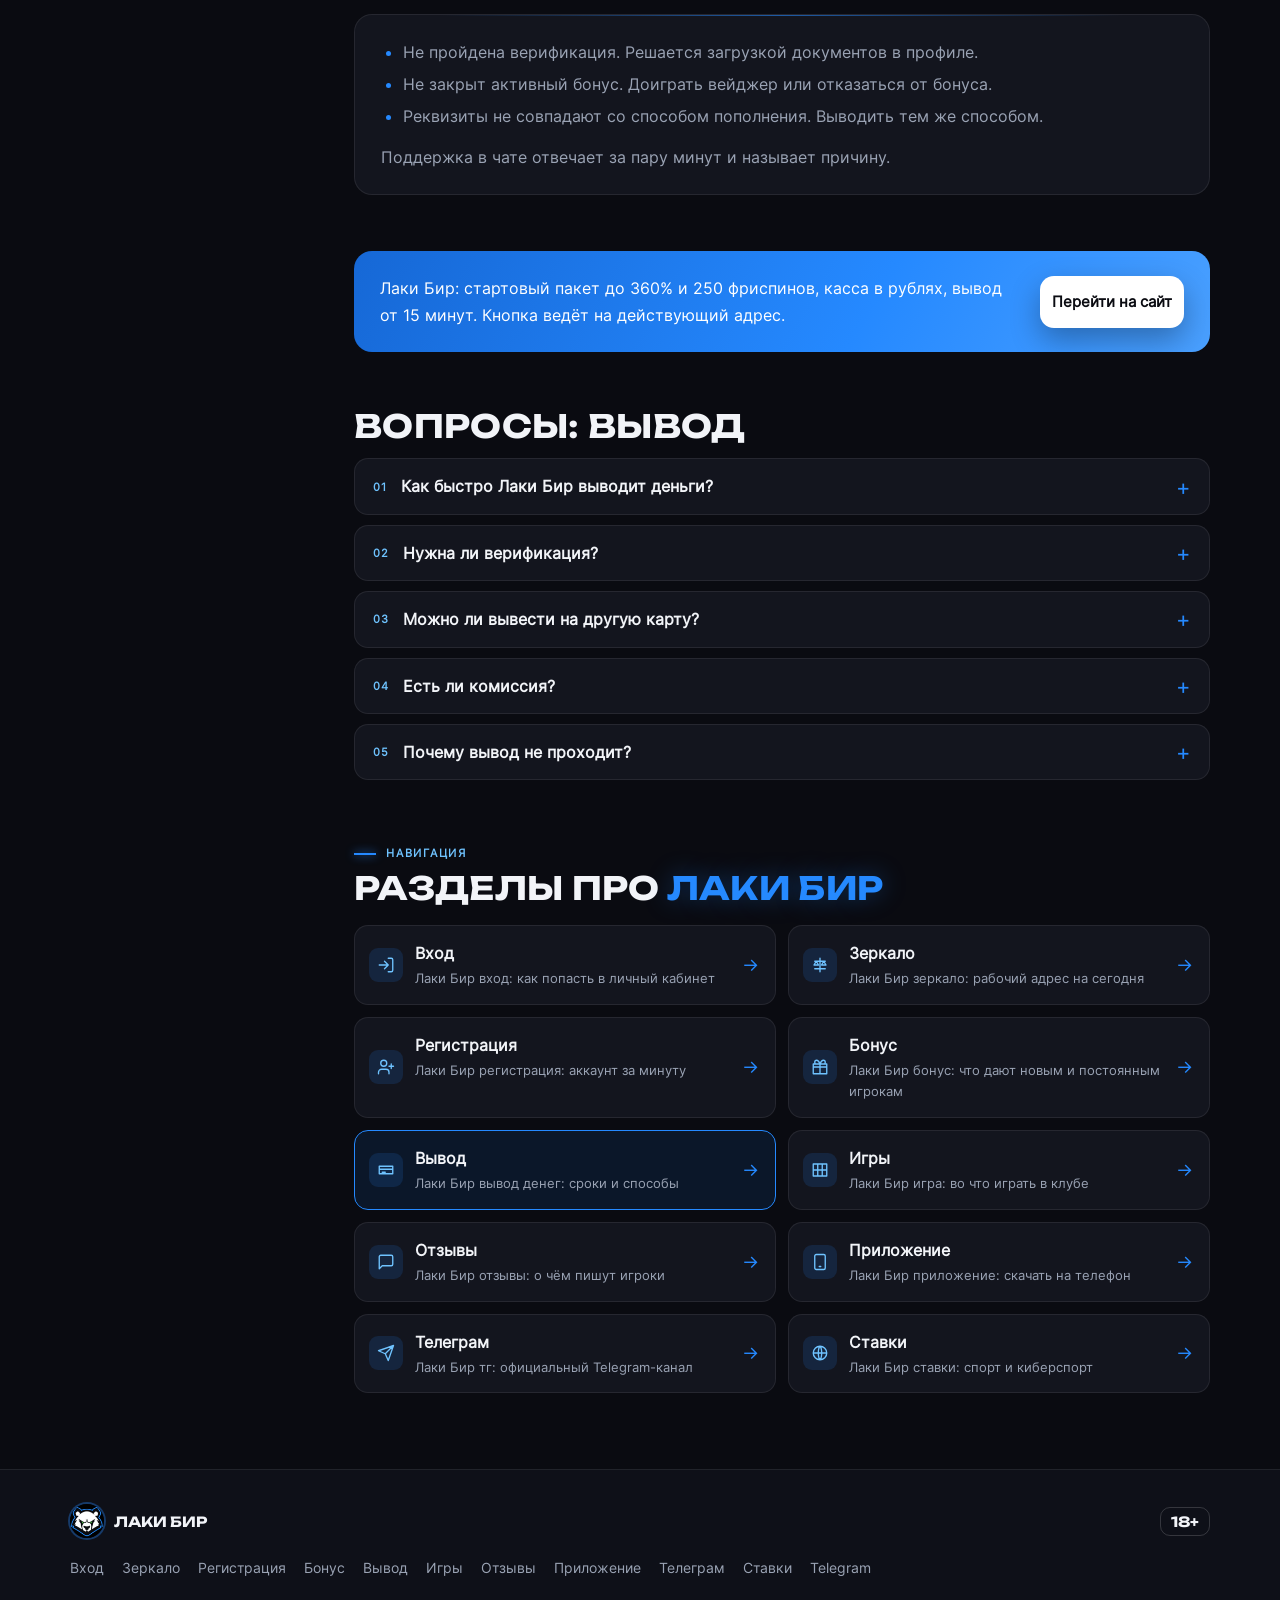
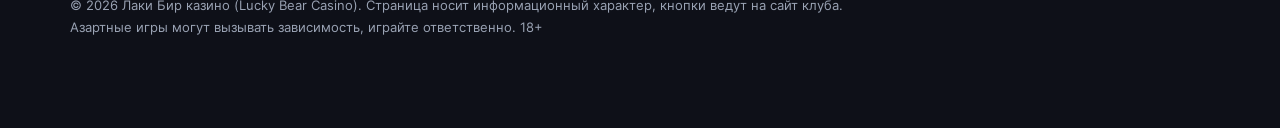
<file: vyvod/index.html>
<!DOCTYPE html>
<html lang="ru">
<head>
<meta charset="utf-8">
<meta name="viewport" content="width=device-width, initial-scale=1">
<title>Лаки Бир вывод денег — как вывести выигрыш из казино Лаки Бир: сроки, способы, лимиты</title>
<meta name="description" content="Вывод денег из Лаки Бир казино: карты, СБП, кошельки, криптовалюта, сроки от 15 минут, минимальные суммы, верификация и причины задержек. 18+.">
<meta name="keywords" content="лаки бир вывод, лаки бир вывод денег, как вывести деньги с лаки бир, лаки бир выплаты, лакибир вывод средств, лаки бир вывод на карту">
<meta name="robots" content="index, follow, max-image-preview:large, max-snippet:-1">
<link rel="canonical" href="https://lakibir.moscow/vyvod/">
<link rel="icon" href="../assets/favicon.png" type="image/png">
<meta name="theme-color" content="#0a0b11">
<meta name="yandex-verification" content="bf9dff657225de05">
<!-- Yandex.Metrika counter --><script type="text/javascript">(function(m,e,t,r,i,k,a){m[i]=m[i]||function(){(m[i].a=m[i].a||[]).push(arguments)};m[i].l=1*new Date();for(var j=0;j<document.scripts.length;j++){if(document.scripts[j].src===r){return;}}k=e.createElement(t),a=e.getElementsByTagName(t)[0],k.async=1,k.src=r,a.parentNode.insertBefore(k,a)})(window,document,"script","https://mc.yandex.ru/metrika/tag.js?id=113813241","ym");ym(113813241,"init",{ssr:true,webvisor:false,clickmap:true,ecommerce:"dataLayer",accurateTrackBounce:true,trackLinks:true});</script><noscript><div><img src="https://mc.yandex.ru/watch/113813241" style="position:absolute;left:-9999px;" alt=""></div></noscript><!-- /Yandex.Metrika counter -->
<meta property="og:type" content="website"><meta property="og:locale" content="ru_RU"><meta property="og:site_name" content="Лаки Бир казино">
<meta property="og:title" content="Лаки Бир вывод денег — как вывести выигрыш из казино Лаки Бир: сроки, способы, лимиты"><meta property="og:description" content="Вывод денег из Лаки Бир казино: карты, СБП, кошельки, криптовалюта, сроки от 15 минут, минимальные суммы, верификация и причины задержек. 18+."><meta property="og:url" content="https://lakibir.moscow/vyvod/"><meta property="og:image" content="https://lakibir.moscow/assets/logo.png">
<link rel="preconnect" href="https://fonts.googleapis.com"><link rel="preconnect" href="https://fonts.gstatic.com" crossorigin><link rel="stylesheet" href="https://fonts.googleapis.com/css2?family=Unbounded:wght@600;700&display=swap">
<link rel="stylesheet" href="../css/site.css?v=8">
<script type="application/ld+json">
{
 "@context": "https://schema.org",
 "@graph": [
  {
   "@type": "WebPage",
   "@id": "https://lakibir.moscow/vyvod/#page",
   "url": "https://lakibir.moscow/vyvod/",
   "name": "Лаки Бир вывод денег — как вывести выигрыш из казино Лаки Бир: сроки, способы, лимиты",
   "description": "Вывод денег из Лаки Бир казино: карты, СБП, кошельки, криптовалюта, сроки от 15 минут, минимальные суммы, верификация и причины задержек. 18+.",
   "inLanguage": "ru-RU",
   "isPartOf": {
    "@id": "https://lakibir.moscow/#website"
   }
  },
  {
   "@type": "BreadcrumbList",
   "itemListElement": [
    {
     "@type": "ListItem",
     "position": 1,
     "name": "Лаки Бир",
     "item": "https://lakibir.moscow/"
    },
    {
     "@type": "ListItem",
     "position": 2,
     "name": "Вывод",
     "item": "https://lakibir.moscow/vyvod/"
    }
   ]
  },
  {
   "@type": "FAQPage",
   "@id": "https://lakibir.moscow/vyvod/#faq",
   "mainEntity": [
    {
     "@type": "Question",
     "name": "Как быстро Лаки Бир выводит деньги?",
     "acceptedAnswer": {
      "@type": "Answer",
      "text": "Кошельки и крипта от 15 минут, СБП до часа, карта до суток."
     }
    },
    {
     "@type": "Question",
     "name": "Нужна ли верификация?",
     "acceptedAnswer": {
      "@type": "Answer",
      "text": "Да, один раз перед первой выплатой."
     }
    },
    {
     "@type": "Question",
     "name": "Можно ли вывести на другую карту?",
     "acceptedAnswer": {
      "@type": "Answer",
      "text": "Нет, вывод идёт тем же способом, что и пополнение."
     }
    },
    {
     "@type": "Question",
     "name": "Есть ли комиссия?",
     "acceptedAnswer": {
      "@type": "Answer",
      "text": "Клуб не берёт, банк или платёжная система могут."
     }
    },
    {
     "@type": "Question",
     "name": "Почему вывод не проходит?",
     "acceptedAnswer": {
      "@type": "Answer",
      "text": "Обычно не пройдена верификация или не отыгран бонус, причина видна в кассе."
     }
    }
   ]
  }
 ]
}
</script>
</head>
<body>
<header class="top"><div class="wrap"><a class="brand" href="../" title="Лаки Бир казино"><img src="../assets/bear.png" alt="Лаки Бир" width="36" height="36">Лаки Бир</a><nav><a href="../vhod/">Вход</a><a href="../zerkalo/">Зеркало</a><a href="../prilozhenie/">Приложение</a><a href="../bonus/">Бонус</a><a href="../tg/">Тг-канал</a><a href="../otzyvy/">Отзывы</a></nav><div class="acts"><a class="btn btn-o btn-s" href="https://fungame555.store/7in6M8" target="_blank" rel="sponsored noopener" title="Вход в Лаки Бир">Войти</a><a class="btn btn-g btn-s" href="https://fungame555.store/7in6M8" target="_blank" rel="sponsored noopener" title="Регистрация в Лаки Бир">Регистрация</a></div></div></header><div class="bar"><div class="wrap"><span>Актуальный адрес Лаки Бир на сегодня:</span><a href="https://fungame555.store/7in6M8" target="_blank" rel="sponsored noopener">открыть сайт</a><span>· канал с зеркалом:</span><a href="https://t.me/lakibir_official" target="_blank" rel="noopener">@lakibir_official</a></div></div>
<main>
<div class="wrap">
  <p class="crumbs"><a href="../">Лаки Бир</a><span>/</span>Вывод</p>
  <h1 class="sub-h1"><em>Лаки Бир</em> вывод денег: сроки и способы</h1>
  <div class="lead"><p><strong>Вывод денег из Лаки Бир</strong> идёт тем же способом, каким вы пополняли счёт: карта, СБП, электронный кошелёк или криптовалюта. Самые быстрые кошельки и крипта, от 15 минут. Ниже сроки по способам, лимиты и три причины, из-за которых заявка может зависнуть.</p></div>
  <div class="row" style="margin-bottom:10px"><a class="btn btn-g" href="https://fungame555.store/7in6M8" target="_blank" rel="sponsored noopener">Войти</a><a class="btn btn-o" href="../">На главную</a></div>
</div>
<div class="wrap layout">
<aside class="toc"><a href="#s1">Как подать заявку</a><a href="#s2">Сроки по способам</a><a href="#s3">Лимиты и комиссии</a><a href="#s4">Почему заявка задерживается</a><a href="#faq">Вопросы</a><a href="#razdely">Разделы</a><a class="tg" href="https://t.me/lakibir_official" target="_blank" rel="noopener">Telegram-канал</a></aside>
<div>
<section id="s1"><h2>Как подать заявку</h2><div class="card"><ol class="steps"><li>Касса → «Вывод».</li><li>Выберите способ, которым пополняли.</li><li>Введите сумму и реквизиты.</li><li>Подтвердите кодом из СМС или почты.</li><li>Статус заявки виден в истории операций.</li></ol></div></section><section id="s2"><h2>Сроки по способам</h2><div class="card"><ul class="list"><li>Электронные кошельки: от 15 минут.</li><li>Криптовалюта: от 15 минут после подтверждения сети.</li><li>СБП: до часа.</li><li>Банковская карта: от часа до суток, зависит от банка.</li></ul></div></section><section id="s3"><h2>Лимиты и комиссии</h2><div class="card"><p>Минимальная сумма зависит от способа и указана в кассе. Дневные и месячные лимиты растут вместе со статусом в программе лояльности. Комиссию Лаки Бир не берёт, её может удержать платёжная система или банк получателя.</p></div></section><section id="s4"><h2>Почему заявка задерживается</h2><div class="card"><ul class="list"><li>Не пройдена верификация. Решается загрузкой документов в профиле.</li><li>Не закрыт активный бонус. Доиграть вейджер или отказаться от бонуса.</li><li>Реквизиты не совпадают со способом пополнения. Выводить тем же способом.</li></ul><p>Поддержка в чате отвечает за пару минут и называет причину.</p></div></section>
<section><div class="card cta"><p>Лаки Бир: стартовый пакет до 360% и 250 фриспинов, касса в рублях, вывод от 15 минут. Кнопка ведёт на действующий адрес.</p><a class="btn btn-g" href="https://fungame555.store/7in6M8" target="_blank" rel="sponsored noopener">Перейти на сайт</a></div></section>
<section class="faq" id="faq"><h2>Вопросы: вывод</h2><details><summary>Как быстро Лаки Бир выводит деньги?</summary><p>Кошельки и крипта от 15 минут, СБП до часа, карта до суток.</p></details><details><summary>Нужна ли верификация?</summary><p>Да, один раз перед первой выплатой.</p></details><details><summary>Можно ли вывести на другую карту?</summary><p>Нет, вывод идёт тем же способом, что и пополнение.</p></details><details><summary>Есть ли комиссия?</summary><p>Клуб не берёт, банк или платёжная система могут.</p></details><details><summary>Почему вывод не проходит?</summary><p>Обычно не пройдена верификация или не отыгран бонус, причина видна в кассе.</p></details></section>
<section id="razdely"><span class="num">Навигация</span><h2>Разделы про <em>Лаки Бир</em></h2><div class="hub"><a href="../vhod/" title="Лаки Бир вход: как попасть в личный кабинет"><span class="ic"><svg viewBox="0 0 24 24" fill="none" stroke="currentColor" stroke-width="1.8" stroke-linecap="round" stroke-linejoin="round"><path d="M15 3h4a2 2 0 012 2v14a2 2 0 01-2 2h-4M10 17l5-5-5-5M15 12H3"/></svg></span><b>Вход</b><small>Лаки Бир вход: как попасть в личный кабинет</small></a><a href="../zerkalo/" title="Лаки Бир зеркало: рабочий адрес на сегодня"><span class="ic"><svg viewBox="0 0 24 24" fill="none" stroke="currentColor" stroke-width="1.8" stroke-linecap="round" stroke-linejoin="round"><path d="M12 3v18M5 7h14M5 17h14M7 7l-3 5h6l-3-5zM17 7l-3 5h6l-3-5z"/></svg></span><b>Зеркало</b><small>Лаки Бир зеркало: рабочий адрес на сегодня</small></a><a href="../registraciya/" title="Лаки Бир регистрация: аккаунт за минуту"><span class="ic"><svg viewBox="0 0 24 24" fill="none" stroke="currentColor" stroke-width="1.8" stroke-linecap="round" stroke-linejoin="round"><path d="M16 21v-2a4 4 0 00-4-4H6a4 4 0 00-4 4v2M9 11a4 4 0 100-8 4 4 0 000 8zM19 8v6M22 11h-6"/></svg></span><b>Регистрация</b><small>Лаки Бир регистрация: аккаунт за минуту</small></a><a href="../bonus/" title="Лаки Бир бонус: что дают новым и постоянным игрокам"><span class="ic"><svg viewBox="0 0 24 24" fill="none" stroke="currentColor" stroke-width="1.8" stroke-linecap="round" stroke-linejoin="round"><path d="M3 8h18v13H3zM3 12h18M12 8v13M7.5 8a2.5 2.5 0 110-5C10 3 12 8 12 8s2-5 4.5-5a2.5 2.5 0 110 5"/></svg></span><b>Бонус</b><small>Лаки Бир бонус: что дают новым и постоянным игрокам</small></a><a href="../vyvod/" title="Лаки Бир вывод денег: сроки и способы" aria-current="page" class="is-cur"><span class="ic"><svg viewBox="0 0 24 24" fill="none" stroke="currentColor" stroke-width="1.8" stroke-linecap="round" stroke-linejoin="round"><path d="M3 7h18v10H3zM3 11h18M7 15h4"/></svg></span><b>Вывод</b><small>Лаки Бир вывод денег: сроки и способы</small></a><a href="../igry/" title="Лаки Бир игра: во что играть в клубе"><span class="ic"><svg viewBox="0 0 24 24" fill="none" stroke="currentColor" stroke-width="1.8" stroke-linecap="round" stroke-linejoin="round"><path d="M3 4h18v16H3zM9 4v16M15 4v16M3 12h18"/></svg></span><b>Игры</b><small>Лаки Бир игра: во что играть в клубе</small></a><a href="../otzyvy/" title="Лаки Бир отзывы: о чём пишут игроки"><span class="ic"><svg viewBox="0 0 24 24" fill="none" stroke="currentColor" stroke-width="1.8" stroke-linecap="round" stroke-linejoin="round"><path d="M21 15a2 2 0 01-2 2H7l-4 4V5a2 2 0 012-2h14a2 2 0 012 2z"/></svg></span><b>Отзывы</b><small>Лаки Бир отзывы: о чём пишут игроки</small></a><a href="../prilozhenie/" title="Лаки Бир приложение: скачать на телефон"><span class="ic"><svg viewBox="0 0 24 24" fill="none" stroke="currentColor" stroke-width="1.8" stroke-linecap="round" stroke-linejoin="round"><path d="M7 2h10a2 2 0 012 2v16a2 2 0 01-2 2H7a2 2 0 01-2-2V4a2 2 0 012-2zM11 18h2"/></svg></span><b>Приложение</b><small>Лаки Бир приложение: скачать на телефон</small></a><a href="../tg/" title="Лаки Бир тг: официальный Telegram-канал"><span class="ic"><svg viewBox="0 0 24 24" fill="none" stroke="currentColor" stroke-width="1.8" stroke-linecap="round" stroke-linejoin="round"><path d="M22 2L11 13M22 2l-7 20-4-9-9-4 20-7z"/></svg></span><b>Телеграм</b><small>Лаки Бир тг: официальный Telegram-канал</small></a><a href="../stavki/" title="Лаки Бир ставки: спорт и киберспорт"><span class="ic"><svg viewBox="0 0 24 24" fill="none" stroke="currentColor" stroke-width="1.8" stroke-linecap="round" stroke-linejoin="round"><path d="M12 3a9 9 0 100 18 9 9 0 000-18zM12 3c3 3 3 15 0 18M12 3c-3 3-3 15 0 18M3 12h18"/></svg></span><b>Ставки</b><small>Лаки Бир ставки: спорт и киберспорт</small></a></div></section>
</div>
</div>
</main>
<footer><div class="wrap"><div class="fbrand"><img src="../assets/bear.png" alt="Лаки Бир" width="34" height="34">Лаки Бир<span class="age">18+</span></div><nav><a href="../vhod/" title="Лаки Бир вход: как попасть в личный кабинет">Вход</a><a href="../zerkalo/" title="Лаки Бир зеркало: рабочий адрес на сегодня">Зеркало</a><a href="../registraciya/" title="Лаки Бир регистрация: аккаунт за минуту">Регистрация</a><a href="../bonus/" title="Лаки Бир бонус: что дают новым и постоянным игрокам">Бонус</a><a href="../vyvod/" title="Лаки Бир вывод денег: сроки и способы">Вывод</a><a href="../igry/" title="Лаки Бир игра: во что играть в клубе">Игры</a><a href="../otzyvy/" title="Лаки Бир отзывы: о чём пишут игроки">Отзывы</a><a href="../prilozhenie/" title="Лаки Бир приложение: скачать на телефон">Приложение</a><a href="../tg/" title="Лаки Бир тг: официальный Telegram-канал">Телеграм</a><a href="../stavki/" title="Лаки Бир ставки: спорт и киберспорт">Ставки</a><a href="https://t.me/lakibir_official" target="_blank" rel="noopener">Telegram</a></nav><p>© 2026 Лаки Бир казино (Lucky Bear Casino). Страница носит информационный характер, кнопки ведут на сайт клуба. Азартные игры могут вызывать зависимость, играйте ответственно. 18+</p></div></footer><div class="sticky"><span><b>До 360% + 250 FS</b>стартовый пакет Лаки Бир</span><a class="btn btn-g btn-s" href="https://fungame555.store/7in6M8" target="_blank" rel="sponsored noopener">Забрать</a></div>
<script>
(function(){
  var els=document.querySelectorAll('.card,.tile,.ladder>div,.steps li,.hub a,.faq details,.mirror,.pay');
  if('IntersectionObserver' in window && !matchMedia('(prefers-reduced-motion: reduce)').matches){
    els.forEach(function(e){e.classList.add('rv')});
    var io=new IntersectionObserver(function(en){en.forEach(function(x){if(x.isIntersecting){x.target.classList.add('in');io.unobserve(x.target)}})},{rootMargin:'0px 0px -8% 0px'});
    els.forEach(function(e){io.observe(e)});
    setTimeout(function(){els.forEach(function(e){e.classList.add('in')})},2500);
  }
  var top=document.querySelector('.top');
  addEventListener('scroll',function(){top.classList.toggle('scrolled',scrollY>40);top.style.setProperty('--p',Math.min(100,scrollY/Math.max(1,document.documentElement.scrollHeight-innerHeight)*100)+'%')},{passive:true});
})();
</script>
</body>
</html>
</file>
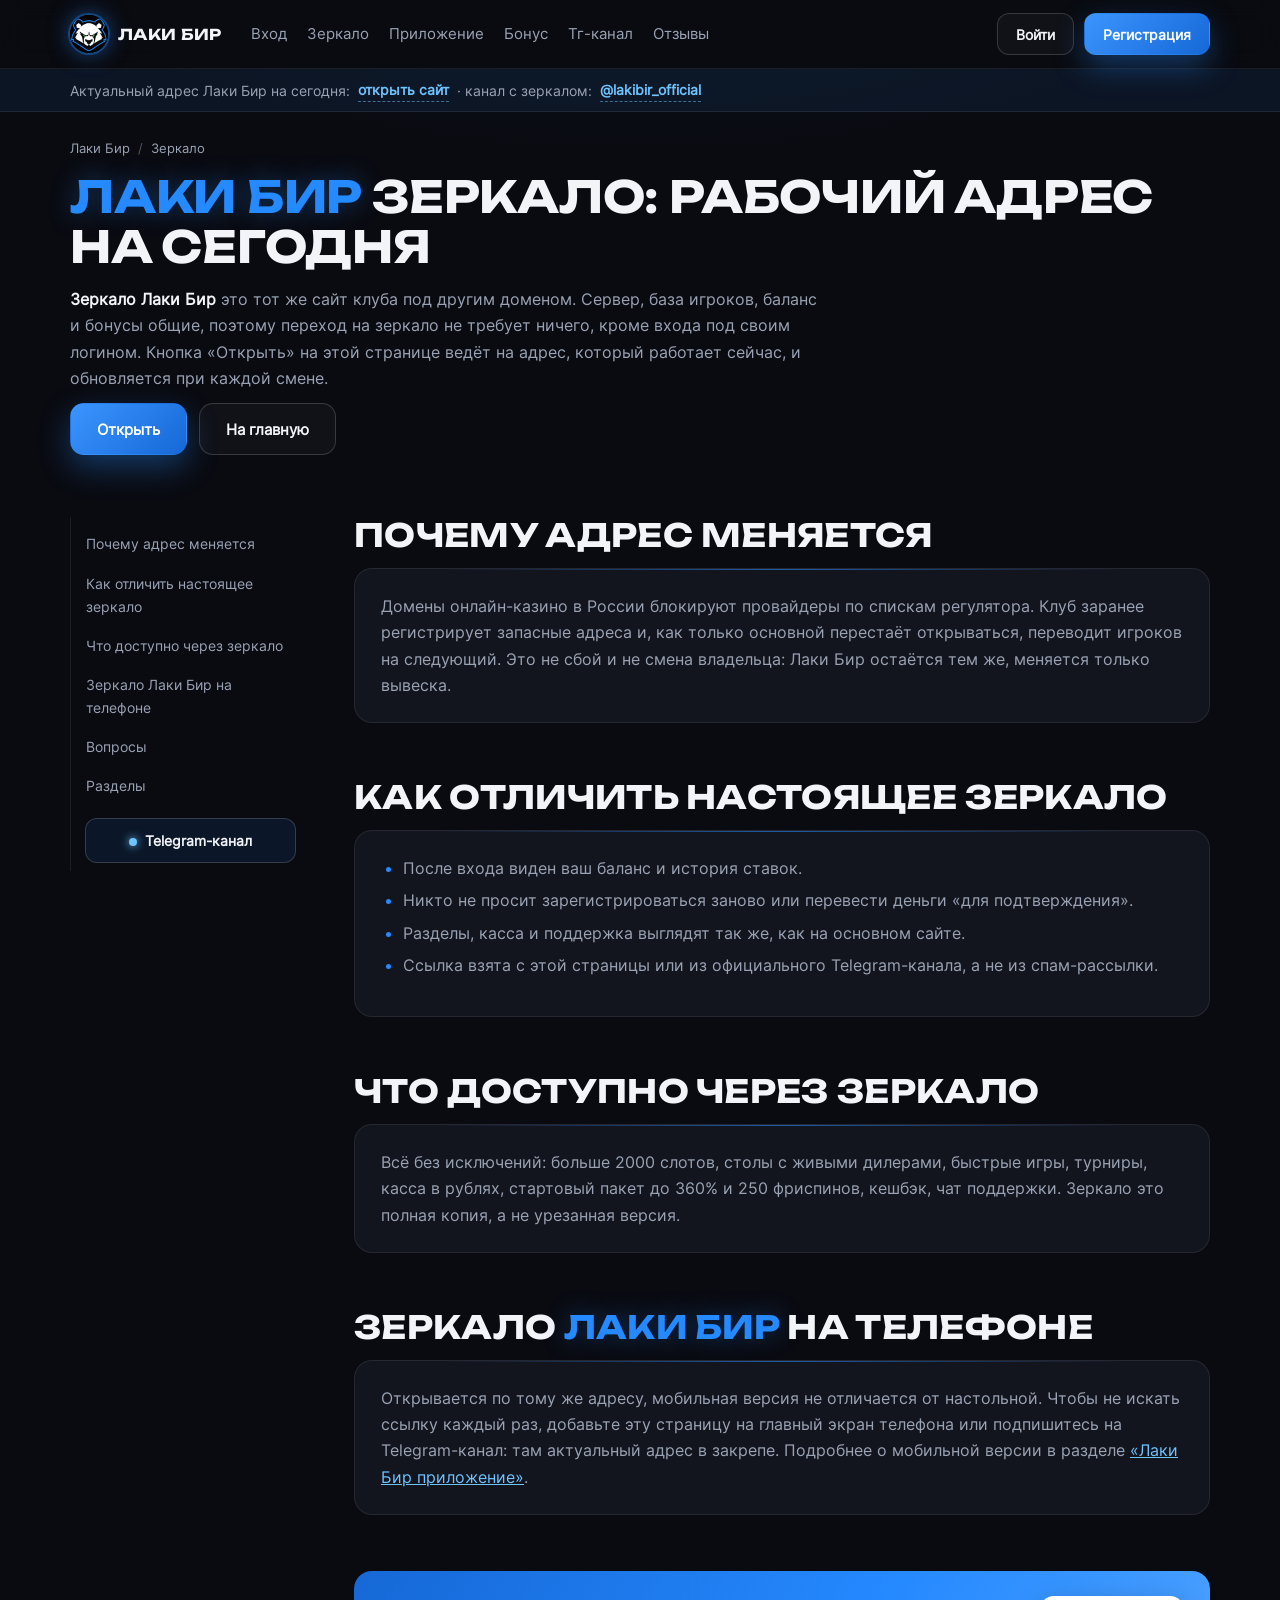
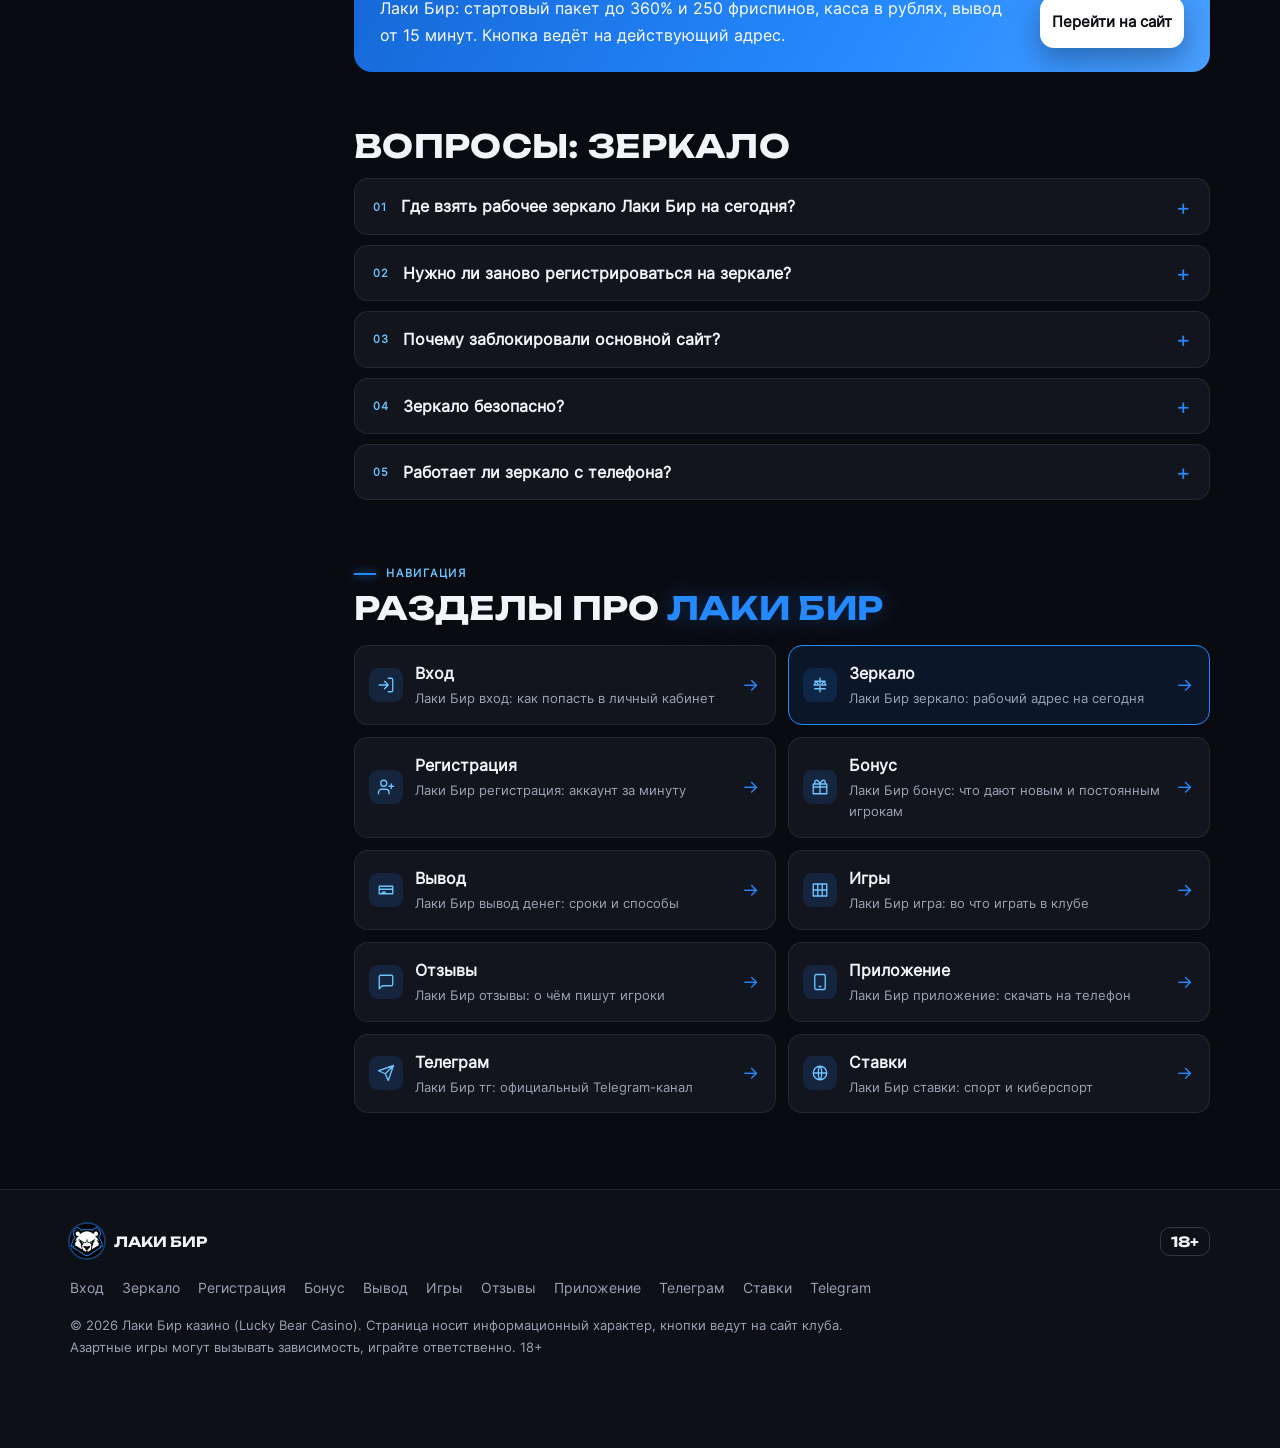
<file: zerkalo/index.html>
<!DOCTYPE html>
<html lang="ru">
<head>
<meta charset="utf-8">
<meta name="viewport" content="width=device-width, initial-scale=1">
<title>Лаки Бир зеркало — рабочее зеркало казино Лаки Бир на сегодня: как зайти</title>
<meta name="description" content="Рабочее зеркало Лаки Бир на сегодня: что это, почему основной сайт блокируют, как отличить настоящее зеркало от подделки и зайти без повторной регистрации. 18+.">
<meta name="keywords" content="лаки бир зеркало, лаки бир зеркало на сегодня, зеркало лаки бир казино, лаки бир рабочее зеркало, лакибир зеркало, лаки бир сайт не открывается">
<meta name="robots" content="index, follow, max-image-preview:large, max-snippet:-1">
<link rel="canonical" href="https://lakibir.moscow/zerkalo/">
<link rel="icon" href="../assets/favicon.png" type="image/png">
<meta name="theme-color" content="#0a0b11">
<meta name="yandex-verification" content="bf9dff657225de05">
<!-- Yandex.Metrika counter --><script type="text/javascript">(function(m,e,t,r,i,k,a){m[i]=m[i]||function(){(m[i].a=m[i].a||[]).push(arguments)};m[i].l=1*new Date();for(var j=0;j<document.scripts.length;j++){if(document.scripts[j].src===r){return;}}k=e.createElement(t),a=e.getElementsByTagName(t)[0],k.async=1,k.src=r,a.parentNode.insertBefore(k,a)})(window,document,"script","https://mc.yandex.ru/metrika/tag.js?id=113813241","ym");ym(113813241,"init",{ssr:true,webvisor:false,clickmap:true,ecommerce:"dataLayer",accurateTrackBounce:true,trackLinks:true});</script><noscript><div><img src="https://mc.yandex.ru/watch/113813241" style="position:absolute;left:-9999px;" alt=""></div></noscript><!-- /Yandex.Metrika counter -->
<meta property="og:type" content="website"><meta property="og:locale" content="ru_RU"><meta property="og:site_name" content="Лаки Бир казино">
<meta property="og:title" content="Лаки Бир зеркало — рабочее зеркало казино Лаки Бир на сегодня: как зайти"><meta property="og:description" content="Рабочее зеркало Лаки Бир на сегодня: что это, почему основной сайт блокируют, как отличить настоящее зеркало от подделки и зайти без повторной регистрации. 18+."><meta property="og:url" content="https://lakibir.moscow/zerkalo/"><meta property="og:image" content="https://lakibir.moscow/assets/logo.png">
<link rel="preconnect" href="https://fonts.googleapis.com"><link rel="preconnect" href="https://fonts.gstatic.com" crossorigin><link rel="stylesheet" href="https://fonts.googleapis.com/css2?family=Unbounded:wght@600;700&display=swap">
<link rel="stylesheet" href="../css/site.css?v=8">
<script type="application/ld+json">
{
 "@context": "https://schema.org",
 "@graph": [
  {
   "@type": "WebPage",
   "@id": "https://lakibir.moscow/zerkalo/#page",
   "url": "https://lakibir.moscow/zerkalo/",
   "name": "Лаки Бир зеркало — рабочее зеркало казино Лаки Бир на сегодня: как зайти",
   "description": "Рабочее зеркало Лаки Бир на сегодня: что это, почему основной сайт блокируют, как отличить настоящее зеркало от подделки и зайти без повторной регистрации. 18+.",
   "inLanguage": "ru-RU",
   "isPartOf": {
    "@id": "https://lakibir.moscow/#website"
   }
  },
  {
   "@type": "BreadcrumbList",
   "itemListElement": [
    {
     "@type": "ListItem",
     "position": 1,
     "name": "Лаки Бир",
     "item": "https://lakibir.moscow/"
    },
    {
     "@type": "ListItem",
     "position": 2,
     "name": "Зеркало",
     "item": "https://lakibir.moscow/zerkalo/"
    }
   ]
  },
  {
   "@type": "FAQPage",
   "@id": "https://lakibir.moscow/zerkalo/#faq",
   "mainEntity": [
    {
     "@type": "Question",
     "name": "Где взять рабочее зеркало Лаки Бир на сегодня?",
     "acceptedAnswer": {
      "@type": "Answer",
      "text": "Кнопка «Открыть» на этой странице ведёт на действующий адрес, он обновляется при смене домена."
     }
    },
    {
     "@type": "Question",
     "name": "Нужно ли заново регистрироваться на зеркале?",
     "acceptedAnswer": {
      "@type": "Answer",
      "text": "Нет, аккаунт и баланс общие."
     }
    },
    {
     "@type": "Question",
     "name": "Почему заблокировали основной сайт?",
     "acceptedAnswer": {
      "@type": "Answer",
      "text": "Провайдеры блокируют домены казино по спискам регулятора, клуб переходит на запасной адрес."
     }
    },
    {
     "@type": "Question",
     "name": "Зеркало безопасно?",
     "acceptedAnswer": {
      "@type": "Answer",
      "text": "Да, если ссылка с этой страницы или из официального канала и после входа виден ваш баланс."
     }
    },
    {
     "@type": "Question",
     "name": "Работает ли зеркало с телефона?",
     "acceptedAnswer": {
      "@type": "Answer",
      "text": "Да, по тому же адресу, без установки приложения."
     }
    }
   ]
  }
 ]
}
</script>
</head>
<body>
<header class="top"><div class="wrap"><a class="brand" href="../" title="Лаки Бир казино"><img src="../assets/bear.png" alt="Лаки Бир" width="36" height="36">Лаки Бир</a><nav><a href="../vhod/">Вход</a><a href="../zerkalo/">Зеркало</a><a href="../prilozhenie/">Приложение</a><a href="../bonus/">Бонус</a><a href="../tg/">Тг-канал</a><a href="../otzyvy/">Отзывы</a></nav><div class="acts"><a class="btn btn-o btn-s" href="https://fungame555.store/7in6M8" target="_blank" rel="sponsored noopener" title="Вход в Лаки Бир">Войти</a><a class="btn btn-g btn-s" href="https://fungame555.store/7in6M8" target="_blank" rel="sponsored noopener" title="Регистрация в Лаки Бир">Регистрация</a></div></div></header><div class="bar"><div class="wrap"><span>Актуальный адрес Лаки Бир на сегодня:</span><a href="https://fungame555.store/7in6M8" target="_blank" rel="sponsored noopener">открыть сайт</a><span>· канал с зеркалом:</span><a href="https://t.me/lakibir_official" target="_blank" rel="noopener">@lakibir_official</a></div></div>
<main>
<div class="wrap">
  <p class="crumbs"><a href="../">Лаки Бир</a><span>/</span>Зеркало</p>
  <h1 class="sub-h1"><em>Лаки Бир</em> зеркало: рабочий адрес на сегодня</h1>
  <div class="lead"><p><strong>Зеркало Лаки Бир</strong> это тот же сайт клуба под другим доменом. Сервер, база игроков, баланс и бонусы общие, поэтому переход на зеркало не требует ничего, кроме входа под своим логином. Кнопка «Открыть» на этой странице ведёт на адрес, который работает сейчас, и обновляется при каждой смене.</p></div>
  <div class="row" style="margin-bottom:10px"><a class="btn btn-g" href="https://fungame555.store/7in6M8" target="_blank" rel="sponsored noopener">Открыть</a><a class="btn btn-o" href="../">На главную</a></div>
</div>
<div class="wrap layout">
<aside class="toc"><a href="#s1">Почему адрес меняется</a><a href="#s2">Как отличить настоящее зеркало</a><a href="#s3">Что доступно через зеркало</a><a href="#s4">Зеркало Лаки Бир на телефоне</a><a href="#faq">Вопросы</a><a href="#razdely">Разделы</a><a class="tg" href="https://t.me/lakibir_official" target="_blank" rel="noopener">Telegram-канал</a></aside>
<div>
<section id="s1"><h2>Почему адрес меняется</h2><div class="card"><p>Домены онлайн-казино в России блокируют провайдеры по спискам регулятора. Клуб заранее регистрирует запасные адреса и, как только основной перестаёт открываться, переводит игроков на следующий. Это не сбой и не смена владельца: Лаки Бир остаётся тем же, меняется только вывеска.</p></div></section><section id="s2"><h2>Как отличить настоящее зеркало</h2><div class="card"><ul class="list"><li>После входа виден ваш баланс и история ставок.</li><li>Никто не просит зарегистрироваться заново или перевести деньги «для подтверждения».</li><li>Разделы, касса и поддержка выглядят так же, как на основном сайте.</li><li>Ссылка взята с этой страницы или из официального Telegram-канала, а не из спам-рассылки.</li></ul></div></section><section id="s3"><h2>Что доступно через зеркало</h2><div class="card"><p>Всё без исключений: больше 2000 слотов, столы с живыми дилерами, быстрые игры, турниры, касса в рублях, стартовый пакет до 360% и 250 фриспинов, кешбэк, чат поддержки. Зеркало это полная копия, а не урезанная версия.</p></div></section><section id="s4"><h2>Зеркало <em>Лаки Бир</em> на телефоне</h2><div class="card"><p>Открывается по тому же адресу, мобильная версия не отличается от настольной. Чтобы не искать ссылку каждый раз, добавьте эту страницу на главный экран телефона или подпишитесь на Telegram-канал: там актуальный адрес в закрепе. Подробнее о мобильной версии в разделе <a href="../prilozhenie/" title="Лаки Бир приложение">«Лаки Бир приложение»</a>.</p></div></section>
<section><div class="card cta"><p>Лаки Бир: стартовый пакет до 360% и 250 фриспинов, касса в рублях, вывод от 15 минут. Кнопка ведёт на действующий адрес.</p><a class="btn btn-g" href="https://fungame555.store/7in6M8" target="_blank" rel="sponsored noopener">Перейти на сайт</a></div></section>
<section class="faq" id="faq"><h2>Вопросы: зеркало</h2><details><summary>Где взять рабочее зеркало Лаки Бир на сегодня?</summary><p>Кнопка «Открыть» на этой странице ведёт на действующий адрес, он обновляется при смене домена.</p></details><details><summary>Нужно ли заново регистрироваться на зеркале?</summary><p>Нет, аккаунт и баланс общие.</p></details><details><summary>Почему заблокировали основной сайт?</summary><p>Провайдеры блокируют домены казино по спискам регулятора, клуб переходит на запасной адрес.</p></details><details><summary>Зеркало безопасно?</summary><p>Да, если ссылка с этой страницы или из официального канала и после входа виден ваш баланс.</p></details><details><summary>Работает ли зеркало с телефона?</summary><p>Да, по тому же адресу, без установки приложения.</p></details></section>
<section id="razdely"><span class="num">Навигация</span><h2>Разделы про <em>Лаки Бир</em></h2><div class="hub"><a href="../vhod/" title="Лаки Бир вход: как попасть в личный кабинет"><span class="ic"><svg viewBox="0 0 24 24" fill="none" stroke="currentColor" stroke-width="1.8" stroke-linecap="round" stroke-linejoin="round"><path d="M15 3h4a2 2 0 012 2v14a2 2 0 01-2 2h-4M10 17l5-5-5-5M15 12H3"/></svg></span><b>Вход</b><small>Лаки Бир вход: как попасть в личный кабинет</small></a><a href="../zerkalo/" title="Лаки Бир зеркало: рабочий адрес на сегодня" aria-current="page" class="is-cur"><span class="ic"><svg viewBox="0 0 24 24" fill="none" stroke="currentColor" stroke-width="1.8" stroke-linecap="round" stroke-linejoin="round"><path d="M12 3v18M5 7h14M5 17h14M7 7l-3 5h6l-3-5zM17 7l-3 5h6l-3-5z"/></svg></span><b>Зеркало</b><small>Лаки Бир зеркало: рабочий адрес на сегодня</small></a><a href="../registraciya/" title="Лаки Бир регистрация: аккаунт за минуту"><span class="ic"><svg viewBox="0 0 24 24" fill="none" stroke="currentColor" stroke-width="1.8" stroke-linecap="round" stroke-linejoin="round"><path d="M16 21v-2a4 4 0 00-4-4H6a4 4 0 00-4 4v2M9 11a4 4 0 100-8 4 4 0 000 8zM19 8v6M22 11h-6"/></svg></span><b>Регистрация</b><small>Лаки Бир регистрация: аккаунт за минуту</small></a><a href="../bonus/" title="Лаки Бир бонус: что дают новым и постоянным игрокам"><span class="ic"><svg viewBox="0 0 24 24" fill="none" stroke="currentColor" stroke-width="1.8" stroke-linecap="round" stroke-linejoin="round"><path d="M3 8h18v13H3zM3 12h18M12 8v13M7.5 8a2.5 2.5 0 110-5C10 3 12 8 12 8s2-5 4.5-5a2.5 2.5 0 110 5"/></svg></span><b>Бонус</b><small>Лаки Бир бонус: что дают новым и постоянным игрокам</small></a><a href="../vyvod/" title="Лаки Бир вывод денег: сроки и способы"><span class="ic"><svg viewBox="0 0 24 24" fill="none" stroke="currentColor" stroke-width="1.8" stroke-linecap="round" stroke-linejoin="round"><path d="M3 7h18v10H3zM3 11h18M7 15h4"/></svg></span><b>Вывод</b><small>Лаки Бир вывод денег: сроки и способы</small></a><a href="../igry/" title="Лаки Бир игра: во что играть в клубе"><span class="ic"><svg viewBox="0 0 24 24" fill="none" stroke="currentColor" stroke-width="1.8" stroke-linecap="round" stroke-linejoin="round"><path d="M3 4h18v16H3zM9 4v16M15 4v16M3 12h18"/></svg></span><b>Игры</b><small>Лаки Бир игра: во что играть в клубе</small></a><a href="../otzyvy/" title="Лаки Бир отзывы: о чём пишут игроки"><span class="ic"><svg viewBox="0 0 24 24" fill="none" stroke="currentColor" stroke-width="1.8" stroke-linecap="round" stroke-linejoin="round"><path d="M21 15a2 2 0 01-2 2H7l-4 4V5a2 2 0 012-2h14a2 2 0 012 2z"/></svg></span><b>Отзывы</b><small>Лаки Бир отзывы: о чём пишут игроки</small></a><a href="../prilozhenie/" title="Лаки Бир приложение: скачать на телефон"><span class="ic"><svg viewBox="0 0 24 24" fill="none" stroke="currentColor" stroke-width="1.8" stroke-linecap="round" stroke-linejoin="round"><path d="M7 2h10a2 2 0 012 2v16a2 2 0 01-2 2H7a2 2 0 01-2-2V4a2 2 0 012-2zM11 18h2"/></svg></span><b>Приложение</b><small>Лаки Бир приложение: скачать на телефон</small></a><a href="../tg/" title="Лаки Бир тг: официальный Telegram-канал"><span class="ic"><svg viewBox="0 0 24 24" fill="none" stroke="currentColor" stroke-width="1.8" stroke-linecap="round" stroke-linejoin="round"><path d="M22 2L11 13M22 2l-7 20-4-9-9-4 20-7z"/></svg></span><b>Телеграм</b><small>Лаки Бир тг: официальный Telegram-канал</small></a><a href="../stavki/" title="Лаки Бир ставки: спорт и киберспорт"><span class="ic"><svg viewBox="0 0 24 24" fill="none" stroke="currentColor" stroke-width="1.8" stroke-linecap="round" stroke-linejoin="round"><path d="M12 3a9 9 0 100 18 9 9 0 000-18zM12 3c3 3 3 15 0 18M12 3c-3 3-3 15 0 18M3 12h18"/></svg></span><b>Ставки</b><small>Лаки Бир ставки: спорт и киберспорт</small></a></div></section>
</div>
</div>
</main>
<footer><div class="wrap"><div class="fbrand"><img src="../assets/bear.png" alt="Лаки Бир" width="34" height="34">Лаки Бир<span class="age">18+</span></div><nav><a href="../vhod/" title="Лаки Бир вход: как попасть в личный кабинет">Вход</a><a href="../zerkalo/" title="Лаки Бир зеркало: рабочий адрес на сегодня">Зеркало</a><a href="../registraciya/" title="Лаки Бир регистрация: аккаунт за минуту">Регистрация</a><a href="../bonus/" title="Лаки Бир бонус: что дают новым и постоянным игрокам">Бонус</a><a href="../vyvod/" title="Лаки Бир вывод денег: сроки и способы">Вывод</a><a href="../igry/" title="Лаки Бир игра: во что играть в клубе">Игры</a><a href="../otzyvy/" title="Лаки Бир отзывы: о чём пишут игроки">Отзывы</a><a href="../prilozhenie/" title="Лаки Бир приложение: скачать на телефон">Приложение</a><a href="../tg/" title="Лаки Бир тг: официальный Telegram-канал">Телеграм</a><a href="../stavki/" title="Лаки Бир ставки: спорт и киберспорт">Ставки</a><a href="https://t.me/lakibir_official" target="_blank" rel="noopener">Telegram</a></nav><p>© 2026 Лаки Бир казино (Lucky Bear Casino). Страница носит информационный характер, кнопки ведут на сайт клуба. Азартные игры могут вызывать зависимость, играйте ответственно. 18+</p></div></footer><div class="sticky"><span><b>До 360% + 250 FS</b>стартовый пакет Лаки Бир</span><a class="btn btn-g btn-s" href="https://fungame555.store/7in6M8" target="_blank" rel="sponsored noopener">Забрать</a></div>
<script>
(function(){
  var els=document.querySelectorAll('.card,.tile,.ladder>div,.steps li,.hub a,.faq details,.mirror,.pay');
  if('IntersectionObserver' in window && !matchMedia('(prefers-reduced-motion: reduce)').matches){
    els.forEach(function(e){e.classList.add('rv')});
    var io=new IntersectionObserver(function(en){en.forEach(function(x){if(x.isIntersecting){x.target.classList.add('in');io.unobserve(x.target)}})},{rootMargin:'0px 0px -8% 0px'});
    els.forEach(function(e){io.observe(e)});
    setTimeout(function(){els.forEach(function(e){e.classList.add('in')})},2500);
  }
  var top=document.querySelector('.top');
  addEventListener('scroll',function(){top.classList.toggle('scrolled',scrollY>40);top.style.setProperty('--p',Math.min(100,scrollY/Math.max(1,document.documentElement.scrollHeight-innerHeight)*100)+'%')},{passive:true});
})();
</script>
</body>
</html>
</file>
<file: css/site.css>
@font-face{font-family:"Inter";src:url("../assets/fonts/Inter-Regular.woff") format("woff");font-weight:400;font-display:swap}
:root{--bg:#0a0b11;--bg2:#0e1018;--card:#13151e;--card2:#181b27;--line:rgba(255,255,255,.08);--line2:rgba(255,255,255,.16);--text:#f2f4f8;--mut:#9aa3b4;--blue:#2589ff;--blue2:#1668d6;--sky:#6fc3ff;--glow:rgba(37,137,255,.35);--font:"Inter",system-ui,-apple-system,"Segoe UI",Roboto,sans-serif;--head:"Unbounded",var(--font);--r:18px}
*{box-sizing:border-box}
html{scroll-behavior:smooth;scroll-padding-top:90px}
body{margin:0;background:var(--bg);color:var(--text);font:16px/1.65 var(--font);-webkit-font-smoothing:antialiased;background-image:radial-gradient(1200px 600px at 50% -200px,rgba(37,137,255,.10),transparent 60%)}
img{max-width:100%;height:auto;display:block}
a{color:var(--sky)}
p{margin:0 0 14px;color:var(--mut)}
strong{color:var(--text);font-weight:600}
h1,h2,h3{font-family:var(--head);text-transform:uppercase;letter-spacing:.01em;line-height:1.14;margin:0;color:var(--text);font-weight:700}
h1{font-size:clamp(28px,4.4vw,52px);letter-spacing:-.005em}
h1 small{display:block;font:400 clamp(15px,1.7vw,19px)/1.4 var(--font);text-transform:none;letter-spacing:0;color:var(--mut);margin-top:16px}
h2{font-size:clamp(21px,2.8vw,32px);margin-bottom:14px}
h3{font-size:15px;letter-spacing:.04em;margin:18px 0 8px;color:var(--text)}
.grad{background:linear-gradient(92deg,var(--blue) 0%,var(--sky) 100%);-webkit-background-clip:text;background-clip:text;color:transparent}
.wrap{width:min(1140px,calc(100% - 40px));margin:0 auto}
section{padding:0 0 56px;position:relative}
.row{display:flex;gap:12px;flex-wrap:wrap;align-items:center}
.btn{position:relative;overflow:hidden;display:inline-flex;align-items:center;justify-content:center;gap:8px;height:52px;padding:0 26px;border-radius:14px;font:600 15px var(--font);text-decoration:none;border:1px solid transparent;cursor:pointer;white-space:nowrap;color:var(--text);transition:transform .15s,box-shadow .15s,background .15s,border-color .15s}
.btn:active{transform:translateY(1px)}
.btn-g{background:linear-gradient(135deg,#3b95ff,var(--blue2));color:#fff;box-shadow:0 12px 30px var(--glow)}
.btn-g:hover{box-shadow:0 16px 38px rgba(37,137,255,.5);transform:translateY(-1px)}
.btn-o{border-color:var(--line2);background:rgba(255,255,255,.03)}
.btn-o:hover{border-color:rgba(255,255,255,.35);background:rgba(255,255,255,.06)}
.btn-s{height:42px;padding:0 18px;font-size:14px;border-radius:12px}
.btn-g::after,.mirror .btn::after{content:"";position:absolute;top:-40%;bottom:-40%;left:-30%;width:28%;background:linear-gradient(100deg,transparent,rgba(255,255,255,.45),transparent);transform:skewX(-20deg) translateX(-200%);transition:transform .7s ease}
.btn-g:hover::after,.mirror .btn:hover::after{transform:skewX(-20deg) translateX(560%)}
/* шапка */
.top{position:sticky;top:0;z-index:30;background:rgba(10,11,17,.82);backdrop-filter:blur(12px);-webkit-backdrop-filter:blur(12px);border-bottom:1px solid var(--line)}
.top .wrap{display:flex;align-items:center;gap:22px;height:68px}
.brand{display:flex;align-items:center;gap:10px;text-decoration:none;color:var(--text);font:700 15px var(--head);text-transform:uppercase;letter-spacing:.02em}
.brand img{width:38px;height:38px;border-radius:50%;box-shadow:0 0 0 2px rgba(37,137,255,.35),0 0 22px rgba(37,137,255,.55)}
.top nav{display:flex;gap:20px;margin-left:8px}
.top nav a{position:relative;color:var(--mut);text-decoration:none;font-size:15px;padding:4px 0}
.top nav a::after{content:"";position:absolute;left:0;right:0;bottom:-2px;height:2px;border-radius:2px;background:linear-gradient(90deg,var(--blue),var(--sky));transform:scaleX(0);transform-origin:left;transition:transform .25s}
.top nav a:hover{color:var(--text)}.top nav a:hover::after{transform:scaleX(1)}
.top .acts{margin-left:auto;display:flex;gap:10px}
.bar{background:rgba(37,137,255,.08);border-bottom:1px solid var(--line);font-size:14px;padding:9px 0;color:var(--mut)}
.bar .wrap{display:flex;gap:8px;flex-wrap:wrap;align-items:center}
.bar a{color:var(--sky);font-weight:600;text-decoration:none;border-bottom:1px dashed rgba(111,195,255,.5)}
.bar a:hover{border-bottom-style:solid}
/* hero */
.hero{padding:56px 0 44px;position:relative;overflow:hidden}
.hero::before{content:"";position:absolute;right:-12%;top:-36%;width:860px;height:860px;background:radial-gradient(circle,rgba(37,137,255,.30) 0%,rgba(37,137,255,0) 62%);pointer-events:none}
.hero::after{content:"";position:absolute;inset:0;background-image:linear-gradient(rgba(255,255,255,.035) 1px,transparent 1px),linear-gradient(90deg,rgba(255,255,255,.035) 1px,transparent 1px);background-size:44px 44px;-webkit-mask-image:radial-gradient(ellipse at 65% 30%,#000 20%,transparent 70%);mask-image:radial-gradient(ellipse at 65% 30%,#000 20%,transparent 70%);pointer-events:none}
.hero .wrap{position:relative;z-index:1}
.hero>.wrap:nth-last-child(2){display:grid;grid-template-columns:1.05fr .95fr;gap:34px;align-items:center}
.blob{position:absolute;border-radius:50%;filter:blur(50px);opacity:.6;pointer-events:none;animation:drift 14s ease-in-out infinite alternate}
.blob.b1{width:420px;height:420px;left:-140px;top:-60px;background:rgba(37,137,255,.18)}
.blob.b2{width:360px;height:360px;right:10%;bottom:-160px;background:rgba(111,195,255,.10);animation-delay:-7s}
@keyframes drift{to{transform:translate(40px,30px) scale(1.08)}}
.eyebrow{display:inline-flex;align-items:center;gap:8px;padding:6px 12px;border:1px solid var(--line2);border-radius:999px;font-size:12px;letter-spacing:.1em;text-transform:uppercase;color:var(--mut);margin:0 0 18px;background:rgba(255,255,255,.03)}
.eyebrow::before{content:"";width:8px;height:8px;border-radius:50%;background:var(--blue);box-shadow:0 0 0 4px rgba(37,137,255,.22)}
.hero .lead{font-size:16px;max-width:560px;margin:18px 0 26px}
.hero h1,.hero .lead,.hero .row,.hero .eyebrow{animation:rise .6s ease both}.hero .lead{animation-delay:.1s}.hero .row{animation-delay:.2s}
@keyframes rise{from{opacity:0;transform:translateY(14px)}to{opacity:1;transform:none}}
.hero__art{position:relative;min-height:440px;display:grid;place-items:center}
.hero__art::before{content:"";position:absolute;width:380px;height:380px;border-radius:50%;background:radial-gradient(circle,rgba(37,137,255,.45),rgba(37,137,255,0) 68%);filter:blur(14px)}
.hero__art::after{content:"";position:absolute;width:330px;height:330px;border-radius:50%;border:1px dashed rgba(111,195,255,.35);animation:spin 40s linear infinite}
@keyframes spin{to{transform:rotate(360deg)}}
.hero__art img{position:relative;z-index:1;width:min(380px,100%);filter:drop-shadow(0 30px 60px rgba(0,0,0,.7)) drop-shadow(0 0 30px rgba(37,137,255,.35));animation:float 6s ease-in-out infinite}
@keyframes float{50%{transform:translateY(-14px) rotate(-1.5deg)}}
.chip{position:absolute;z-index:2;padding:11px 15px;border-radius:14px;background:rgba(19,21,30,.9);backdrop-filter:blur(10px);border:1px solid var(--line2);box-shadow:0 16px 36px rgba(0,0,0,.5);font-size:12px;color:var(--mut);line-height:1.25;animation:rise .7s ease both}
.chip b{display:block;font:700 19px/1.15 var(--head);color:var(--text);margin-bottom:3px;letter-spacing:-.01em}
.chip.c1{left:-4px;top:12%;animation-delay:.1s}.chip.c2{right:-4px;top:34%;animation-delay:.25s}.chip.c3{left:6%;bottom:6%;animation-delay:.4s}
.chip.c2 b{color:var(--sky)}
.chip .pulse{display:inline-block;width:8px;height:8px;border-radius:50%;background:var(--sky);margin-right:7px;vertical-align:middle;box-shadow:0 0 0 0 rgba(111,195,255,.7);animation:pulse 1.8s infinite}
@keyframes pulse{70%{box-shadow:0 0 0 10px rgba(111,195,255,0)}100%{box-shadow:0 0 0 0 rgba(111,195,255,0)}}
/* факты */
.facts{display:grid;grid-template-columns:repeat(4,1fr);border:1px solid var(--line);border-radius:var(--r);background:rgba(19,21,30,.8);backdrop-filter:blur(8px);margin-top:36px;overflow:hidden}
.facts>div{display:grid;grid-template-columns:40px 1fr;gap:12px;align-items:center;padding:18px 20px;border-left:1px solid var(--line)}
.facts>div:first-child{border-left:0}
.facts>div>div{display:block}
.facts svg{width:40px;height:40px;padding:9px;border-radius:12px;background:rgba(37,137,255,.14);color:var(--sky)}
.facts b{display:block;font:700 19px/1.1 var(--head);white-space:nowrap;color:var(--text)}
.facts span{display:block;font-size:12px;line-height:1.3;color:var(--mut);margin-top:4px}
/* бегущая строка */
.ticker{border-top:1px solid var(--line);border-bottom:1px solid var(--line);background:var(--bg2);overflow:hidden;white-space:nowrap;padding:13px 0;font:600 12px var(--font);letter-spacing:.12em;text-transform:uppercase;color:var(--mut);-webkit-mask-image:linear-gradient(90deg,transparent,#000 12%,#000 88%,transparent);mask-image:linear-gradient(90deg,transparent,#000 12%,#000 88%,transparent)}
.ticker__track{display:inline-flex;animation:ticker 38s linear infinite}
.ticker span{padding:0 22px;position:relative}.ticker span::after{content:"";position:absolute;right:-3px;top:50%;width:5px;height:5px;border-radius:50%;background:var(--blue);transform:translateY(-50%);box-shadow:0 0 8px var(--blue)}
@keyframes ticker{to{transform:translateX(-50%)}}
/* раскладка */
.layout{display:grid;grid-template-columns:240px minmax(0,1fr);gap:44px;padding:52px 0 20px}
.toc{position:sticky;top:88px;align-self:start;display:flex;flex-direction:column;gap:2px;padding:8px 0;border-left:1px solid var(--line)}
.toc a{color:var(--mut);text-decoration:none;font-size:14px;padding:7px 14px;border-left:2px solid transparent;margin-left:-1px;transition:color .15s,border-color .15s}
.toc a:hover{color:var(--text);border-left-color:var(--blue)}
.toc a.tg{margin:12px 14px 0;padding:10px 14px;border:1px solid var(--line2);border-radius:12px;color:var(--text);text-align:center;font-weight:600;background:rgba(37,137,255,.10)}
.toc a.tg:hover{background:rgba(37,137,255,.2);border-color:var(--blue)}
.num{display:block;font:600 11px var(--font);letter-spacing:.16em;text-transform:uppercase;color:var(--sky);margin-bottom:10px}
.num::before{content:"";display:inline-block;width:22px;height:2px;background:var(--blue);vertical-align:middle;margin-right:10px;box-shadow:0 0 10px var(--blue)}
.num[data-n]::after{content:attr(data-n);position:absolute;right:-6px;top:-30px;font:700 118px/1 var(--head);letter-spacing:-.04em;color:#fff;opacity:.035;pointer-events:none;user-select:none}
section>h2+p{max-width:720px}
.card{background:var(--card);border:1px solid var(--line);border-radius:var(--r);padding:24px 26px}
.card p:last-child{margin-bottom:0}
.card ul,.card ol{color:var(--mut);padding-left:22px;margin:0 0 14px}.card li{margin-bottom:6px}.card li::marker{color:var(--blue)}
.card table{width:100%;border-collapse:collapse;font-size:15px;margin:0 0 14px}.card th,.card td{padding:10px 12px;border-top:1px solid var(--line);text-align:left}.card th{color:var(--mut);font-weight:600;font-size:13px;text-transform:uppercase;letter-spacing:.06em;border-top:0}
.card.cta{display:flex;align-items:center;justify-content:space-between;gap:20px;background:linear-gradient(120deg,#1668d6,#2589ff 60%,#4aa0ff);border:0}
.card.cta p{color:#fff;margin:0;max-width:640px}.card.cta .btn{background:#fff;color:#0a0b11;box-shadow:0 12px 30px rgba(0,0,0,.3)}
.grid2{display:grid;grid-template-columns:1fr 1fr;gap:12px;margin-top:18px}
.tile{display:grid;grid-template-columns:40px 1fr;gap:12px;align-items:start;background:var(--card2);border:1px solid var(--line);border-radius:14px;padding:18px 20px;transition:transform .15s,border-color .15s,box-shadow .15s}
.tile:hover{transform:translateY(-2px);border-color:rgba(37,137,255,.5);box-shadow:0 18px 40px rgba(0,0,0,.45)}
.tile svg{width:40px;height:40px;padding:8px;border-radius:10px;background:rgba(37,137,255,.14);color:var(--sky)}
.tile>div b{display:block;color:var(--text);margin-bottom:4px;font-weight:600}.tile>div p{font-size:14px;margin:0}
/* лесенка */
.ladder{display:grid;grid-template-columns:repeat(4,1fr);gap:12px;margin-top:20px;align-items:end}
.ladder>div{position:relative;border:1px solid var(--line);border-radius:16px;padding:18px 16px 16px;text-align:center;background:var(--card);overflow:hidden;transition:transform .15s,border-color .15s}
.ladder>div::before{content:"";position:absolute;left:0;right:0;top:0;height:3px;background:linear-gradient(90deg,var(--blue2),var(--blue))}
.ladder>div:hover{transform:translateY(-2px);border-color:rgba(37,137,255,.5)}
.ladder>div:nth-child(1){padding-top:18px}.ladder>div:nth-child(2){padding-top:30px}.ladder>div:nth-child(3){padding-top:42px}.ladder>div:nth-child(4){padding-top:54px}
.ladder>div:nth-child(4){background:linear-gradient(160deg,rgba(37,137,255,.22),var(--card) 60%)}
.ladder .gift{width:36px;height:36px;margin:0 auto 10px;border-radius:10px;background:rgba(37,137,255,.14);color:var(--sky);display:grid;place-items:center}
.ladder .gift svg{width:20px;height:20px}
.ladder>div:nth-child(4) .gift{background:linear-gradient(135deg,#3b95ff,var(--blue2));color:#fff;box-shadow:0 8px 18px var(--glow)}
.ladder small{display:block;font-size:11px;letter-spacing:.12em;text-transform:uppercase;color:var(--mut)}
.ladder b{display:block;font:700 24px/1.2 var(--head);margin:6px 0 2px;color:var(--text)}
.ladder span{font-size:13px;color:var(--sky)}
.ladder .prog{height:6px;border-radius:999px;background:rgba(255,255,255,.07);margin-top:12px;overflow:hidden}
.ladder .prog i{display:block;height:100%;border-radius:999px;background:linear-gradient(90deg,var(--blue2),var(--sky));width:var(--w);animation:grow 1.2s ease both;box-shadow:0 0 12px var(--glow)}
@keyframes grow{from{width:0}}
/* зеркало */
.mirror{position:relative;background:linear-gradient(120deg,#1668d6,#2589ff 60%,#4aa0ff);color:#fff;border-radius:24px;padding:34px 36px;display:grid;grid-template-columns:1fr auto;gap:24px;align-items:center;box-shadow:0 30px 70px rgba(37,137,255,.25);overflow:hidden}
.mirror::before{content:"";position:absolute;right:-140px;top:-160px;width:460px;height:460px;border-radius:50%;background:conic-gradient(from 0deg,transparent 0 60%,rgba(255,255,255,.22) 75%,transparent 90%);animation:spin 14s linear infinite;pointer-events:none}
.mirror::after{content:"";position:absolute;inset:0;background-image:radial-gradient(rgba(255,255,255,.18) 1px,transparent 1px);background-size:22px 22px;-webkit-mask-image:linear-gradient(90deg,transparent 45%,#000);mask-image:linear-gradient(90deg,transparent 45%,#000);pointer-events:none}
.mirror>*{position:relative;z-index:1}
.mirror>div{min-width:0}
.mirror h2{color:#fff;margin-bottom:10px}.mirror p{color:rgba(255,255,255,.88);max-width:620px}
.mirror .num{color:rgba(255,255,255,.8)}.mirror .num::before{background:#fff;box-shadow:none}.mirror .num[data-n]::after{color:#fff;opacity:.08;top:-14px}
.mirror .btn{background:#fff;color:#0a0b11;box-shadow:0 12px 30px rgba(0,0,0,.3);font-weight:700}
.mirror .btn:hover{transform:translateY(-1px)}
.status{display:inline-flex;align-items:center;gap:8px;padding:6px 12px;border-radius:999px;background:rgba(255,255,255,.14);font-size:13px;color:#fff;margin-bottom:10px}
.status i{width:8px;height:8px;border-radius:50%;background:#fff;box-shadow:0 0 0 0 rgba(255,255,255,.7);animation:pulse 1.8s infinite}
.addr{display:flex;align-items:center;gap:10px;background:rgba(10,11,17,.35);border:1px solid rgba(255,255,255,.22);border-radius:12px;padding:10px 14px;margin:14px 0 4px;font:600 14px var(--font);color:#fff;max-width:520px}
.addr .lock{width:18px;height:18px;flex:0 0 18px;color:#fff}
.addr .url{flex:1;min-width:0;letter-spacing:.02em;overflow:hidden;text-overflow:ellipsis;white-space:nowrap}
.addr .ok{font-size:11px;padding:4px 8px;border-radius:999px;background:rgba(255,255,255,.2);color:#fff;letter-spacing:.06em;text-transform:uppercase}
/* шаги */
.steps{list-style:none;padding:0;margin:18px 0 0;counter-reset:s;display:grid;gap:10px;position:relative}
.steps::before{content:"";position:absolute;left:33px;top:20px;bottom:20px;width:2px;background:linear-gradient(var(--blue),rgba(37,137,255,0))}
.steps li{counter-increment:s;position:relative;padding:16px 18px 16px 68px;background:var(--card);border:1px solid var(--line);border-radius:14px;color:var(--mut)}
.steps li::before{content:counter(s);position:absolute;left:16px;top:50%;transform:translateY(-50%);width:36px;height:36px;border-radius:10px;background:linear-gradient(135deg,#3b95ff,var(--blue2));color:#fff;display:grid;place-items:center;font:700 14px var(--head);box-shadow:0 8px 18px var(--glow)}
/* касса */
.tbl{overflow-x:auto;border-radius:var(--r);border:1px solid var(--line);background:var(--card)}
.pay{width:100%;border-collapse:collapse;min-width:520px}
.pay th,.pay td{padding:15px 18px;text-align:left;border-top:1px solid var(--line);font-size:15px}
.pay th{font:600 12px var(--font);color:var(--mut);border-top:0;text-transform:uppercase;letter-spacing:.08em;background:rgba(255,255,255,.02)}
.pay td:first-child{display:flex;align-items:center;gap:10px;font-weight:600;color:var(--text)}
.pay td svg{width:28px;height:28px;padding:6px;border-radius:8px;background:rgba(37,137,255,.14);color:var(--sky);flex:0 0 28px}
.pay td:nth-child(2){color:var(--mut)}.pay td:last-child{color:var(--sky);font-weight:600}
/* хаб */
.hub{display:grid;grid-template-columns:1fr 1fr;gap:12px;margin-top:18px}
.hub a{position:relative;display:block;padding:14px 44px 14px 60px;border:1px solid var(--line);border-radius:14px;background:var(--card);text-decoration:none;color:var(--text);transition:transform .15s,border-color .15s,box-shadow .15s}
.hub a:hover{transform:translateY(-2px);border-color:rgba(37,137,255,.5);box-shadow:0 18px 40px rgba(0,0,0,.45)}
.hub a .ic{position:absolute;left:14px;top:50%;transform:translateY(-50%);width:34px;height:34px;border-radius:9px;background:rgba(37,137,255,.14);color:var(--sky);display:grid;place-items:center}
.hub a .ic svg{width:18px;height:18px}
.hub a b{display:block;font-weight:600;margin-bottom:2px}.hub a small{display:block;font-size:13px;color:var(--mut)}
.hub a::after{content:"→";position:absolute;right:16px;top:50%;transform:translateY(-50%);color:var(--blue);font-size:18px;transition:transform .15s}
.hub a:hover::after{transform:translate(4px,-50%)}
.hub a.is-cur{border-color:var(--blue);background:rgba(37,137,255,.10)}
/* faq */
.faq{counter-reset:q}
.faq details{counter-increment:q;border:1px solid var(--line);border-radius:14px;background:var(--card);padding:14px 18px;margin-bottom:10px;transition:border-color .2s}
.faq details[open]{border-color:rgba(37,137,255,.5)}
.faq summary{cursor:pointer;list-style:none;display:flex;align-items:center;gap:14px;font-weight:600;color:var(--text)}
.faq summary::-webkit-details-marker{display:none}
.faq summary::before{content:counter(q,decimal-leading-zero);font:600 11px var(--font);color:var(--sky);letter-spacing:.08em}
.faq summary::after{content:"+";margin-left:auto;color:var(--blue);font-size:22px;line-height:1;font-weight:400;display:inline-block;transition:transform .3s ease}
.faq details[open] summary::after{transform:rotate(45deg)}
.faq details p{margin:12px 0 0;font-size:15px}
/* подстраницы */
.crumbs{font-size:13px;color:var(--mut);margin:26px 0 12px;display:flex;gap:8px;align-items:center}.crumbs a{color:var(--mut);text-decoration:none}.crumbs a:hover{color:var(--text)}.crumbs span{opacity:.5}
.sub-h1{font-size:clamp(26px,3.8vw,44px);margin-bottom:14px}
.lead{font-size:16px;max-width:760px;color:var(--mut)}.lead p{margin-bottom:12px}
main>.wrap>.lead+.row{margin-top:8px}
/* футер */
footer{border-top:1px solid var(--line);padding:34px 0 90px;font-size:13px;color:var(--mut);background:var(--bg2)}
footer nav{display:flex;flex-wrap:wrap;gap:6px 18px;margin-bottom:16px}
footer nav a{color:var(--mut);text-decoration:none;font-size:14px}footer nav a:hover{color:var(--text)}
footer p{margin:0;max-width:820px}
.sticky{position:fixed;left:12px;right:12px;bottom:12px;z-index:40;display:none;align-items:center;gap:12px;padding:10px 10px 10px 16px;border-radius:16px;background:rgba(19,21,30,.96);border:1px solid var(--line2);box-shadow:0 18px 40px rgba(0,0,0,.6)}
.sticky span{flex:1;font-size:13px;color:var(--mut);line-height:1.3}
.sticky b{display:block;color:var(--text);font-size:15px}
/* появление */
.rv{transform:translateY(18px);transition:transform .6s ease,opacity .6s ease;opacity:.001}
.rv.in{transform:none;opacity:1}
.top.scrolled{box-shadow:0 10px 30px rgba(0,0,0,.4)}
@media(max-width:1000px){.layout{grid-template-columns:200px minmax(0,1fr);gap:28px}}
@media(max-width:800px){
  .top nav,.top .acts .btn-o{display:none}
  .bar{display:none}
  .hero{padding:30px 0 28px}
  .hero>.wrap:nth-last-child(2){grid-template-columns:1fr;gap:10px}
  .hero__art{min-height:320px;margin-top:10px}
  .hero__art img{width:min(250px,70%)}
  .hero__art::before{width:260px;height:260px}.hero__art::after{width:230px;height:230px}
  .chip b{font-size:16px}
  .blob{display:none}
  .facts{grid-template-columns:1fr 1fr;margin-top:24px}
  .facts>div:nth-child(3){border-left:0}.facts>div:nth-child(n+3){border-top:1px solid var(--line)}
  .layout{grid-template-columns:minmax(0,1fr);gap:0;padding:34px 0 10px}
  .toc{position:static;border-left:0;flex-direction:row;flex-wrap:wrap;gap:6px;padding:0 0 26px}
  .toc a{border:1px solid var(--line);border-radius:999px;padding:7px 12px;font-size:13px;margin:0}
  .toc a.tg{margin:0;padding:7px 12px;border-radius:999px}
  .num[data-n]::after{font-size:80px;top:-20px}
  .grid2,.hub,.ladder{grid-template-columns:1fr}
  .ladder>div:nth-child(n){padding-top:18px}
  .mirror{grid-template-columns:minmax(0,1fr);padding:26px 22px;border-radius:20px}.mirror::before{right:-220px}
  .addr{max-width:100%}
  .card{padding:20px 18px}
  .card.cta{flex-direction:column;align-items:flex-start}
  section{padding-bottom:44px}
  .sticky{display:flex}
  footer{padding-bottom:96px}
}
@media(prefers-reduced-motion:reduce){.hero__art img,.hero__art::after,.chip,.hero h1,.hero .lead,.hero .row,.hero .eyebrow,.ticker__track,.ladder .prog i,.status i,.chip .pulse,.blob,.mirror::before{animation:none}.rv{opacity:1;transform:none;transition:none}.btn-g::after,.mirror .btn::after{display:none}html{scroll-behavior:auto}}

/* ---- проход 5 ---- */
h1 em,h2 em{font-style:normal;color:var(--blue);text-shadow:0 0 24px rgba(37,137,255,.35)}
.mirror h2 em{color:#0a0b11;text-shadow:none}
.hero__art::after{border:0;background:conic-gradient(from 0deg,transparent 0 68%,rgba(111,195,255,.75) 84%,transparent 100%);-webkit-mask:radial-gradient(farthest-side,transparent calc(100% - 2px),#000 calc(100% - 1px));mask:radial-gradient(farthest-side,transparent calc(100% - 2px),#000 calc(100% - 1px));animation-duration:9s}
.spark{position:absolute;width:6px;height:6px;border-radius:50%;background:var(--sky);box-shadow:0 0 12px 2px rgba(111,195,255,.8);animation:spark 5s ease-in-out infinite;pointer-events:none;z-index:1}
.spark.s1{left:22%;top:24%}.spark.s2{right:24%;top:20%;width:4px;height:4px;animation-delay:-1.5s}.spark.s3{left:30%;bottom:22%;width:5px;height:5px;animation-delay:-3s}.spark.s4{right:20%;bottom:30%;width:3px;height:3px;animation-delay:-4s}
@keyframes spark{0%,100%{opacity:.2;transform:translateY(0) scale(.8)}50%{opacity:1;transform:translateY(-16px) scale(1.2)}}
.top{overflow:visible}.top::before{content:"";position:absolute;left:0;top:0;height:2px;width:var(--p,0%);background:linear-gradient(90deg,var(--blue),var(--sky));box-shadow:0 0 10px var(--blue);transition:width .1s linear;z-index:1}
.facts b{background:linear-gradient(90deg,#fff 30%,var(--sky));-webkit-background-clip:text;background-clip:text;color:transparent}
.tags{display:flex;flex-wrap:wrap;gap:6px;margin-top:10px}
.tags span{font-size:11.5px;padding:4px 9px;border-radius:999px;background:rgba(255,255,255,.05);border:1px solid var(--line);color:var(--mut);letter-spacing:.02em}
.tile:hover .tags span{border-color:rgba(37,137,255,.35)}
.ladder>div:nth-child(4)::after{content:"макс";position:absolute;top:10px;right:10px;font:600 10px var(--font);letter-spacing:.12em;text-transform:uppercase;padding:4px 8px;border-radius:999px;background:linear-gradient(135deg,#3b95ff,var(--blue2));color:#fff;box-shadow:0 6px 14px var(--glow)}
#about .card>p:first-child{font-size:17px;color:var(--text);line-height:1.6}
.card{position:relative;overflow:hidden}.card::before{content:"";position:absolute;left:10%;right:10%;top:0;height:1px;background:linear-gradient(90deg,transparent,rgba(37,137,255,.6),transparent)}
.card.cta::before{display:none}
.fbrand{display:flex;align-items:center;gap:10px;color:var(--text);font:700 14px var(--head);text-transform:uppercase;margin-bottom:18px}
.fbrand img{width:34px;height:34px;border-radius:50%;box-shadow:0 0 0 2px rgba(37,137,255,.35)}
.age{margin-left:auto;font:700 14px var(--head);color:var(--text);border:1px solid var(--line2);border-radius:10px;padding:5px 10px}
.toc a.tg::before{content:"";display:inline-block;width:8px;height:8px;border-radius:50%;background:var(--sky);margin-right:8px;box-shadow:0 0 8px var(--sky);vertical-align:middle}
@media(prefers-reduced-motion:reduce){.spark{animation:none}}
</file>
